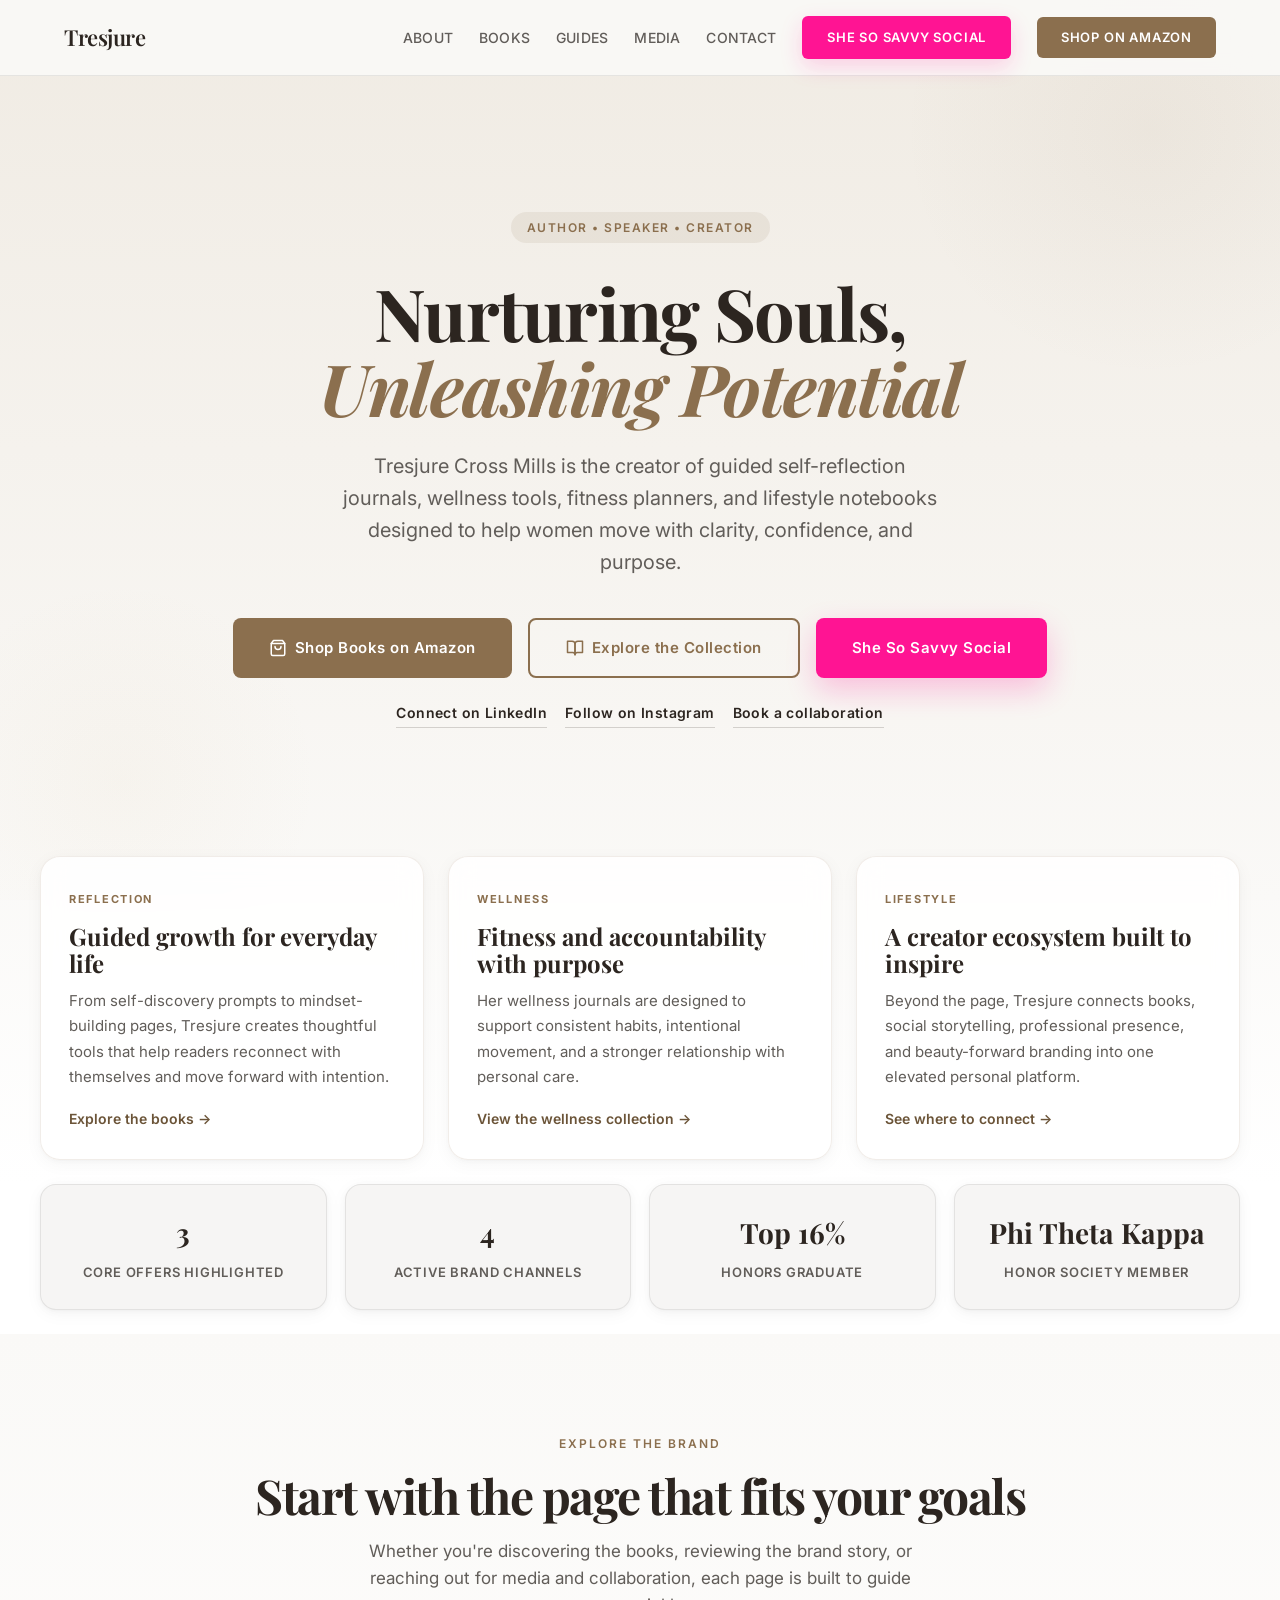
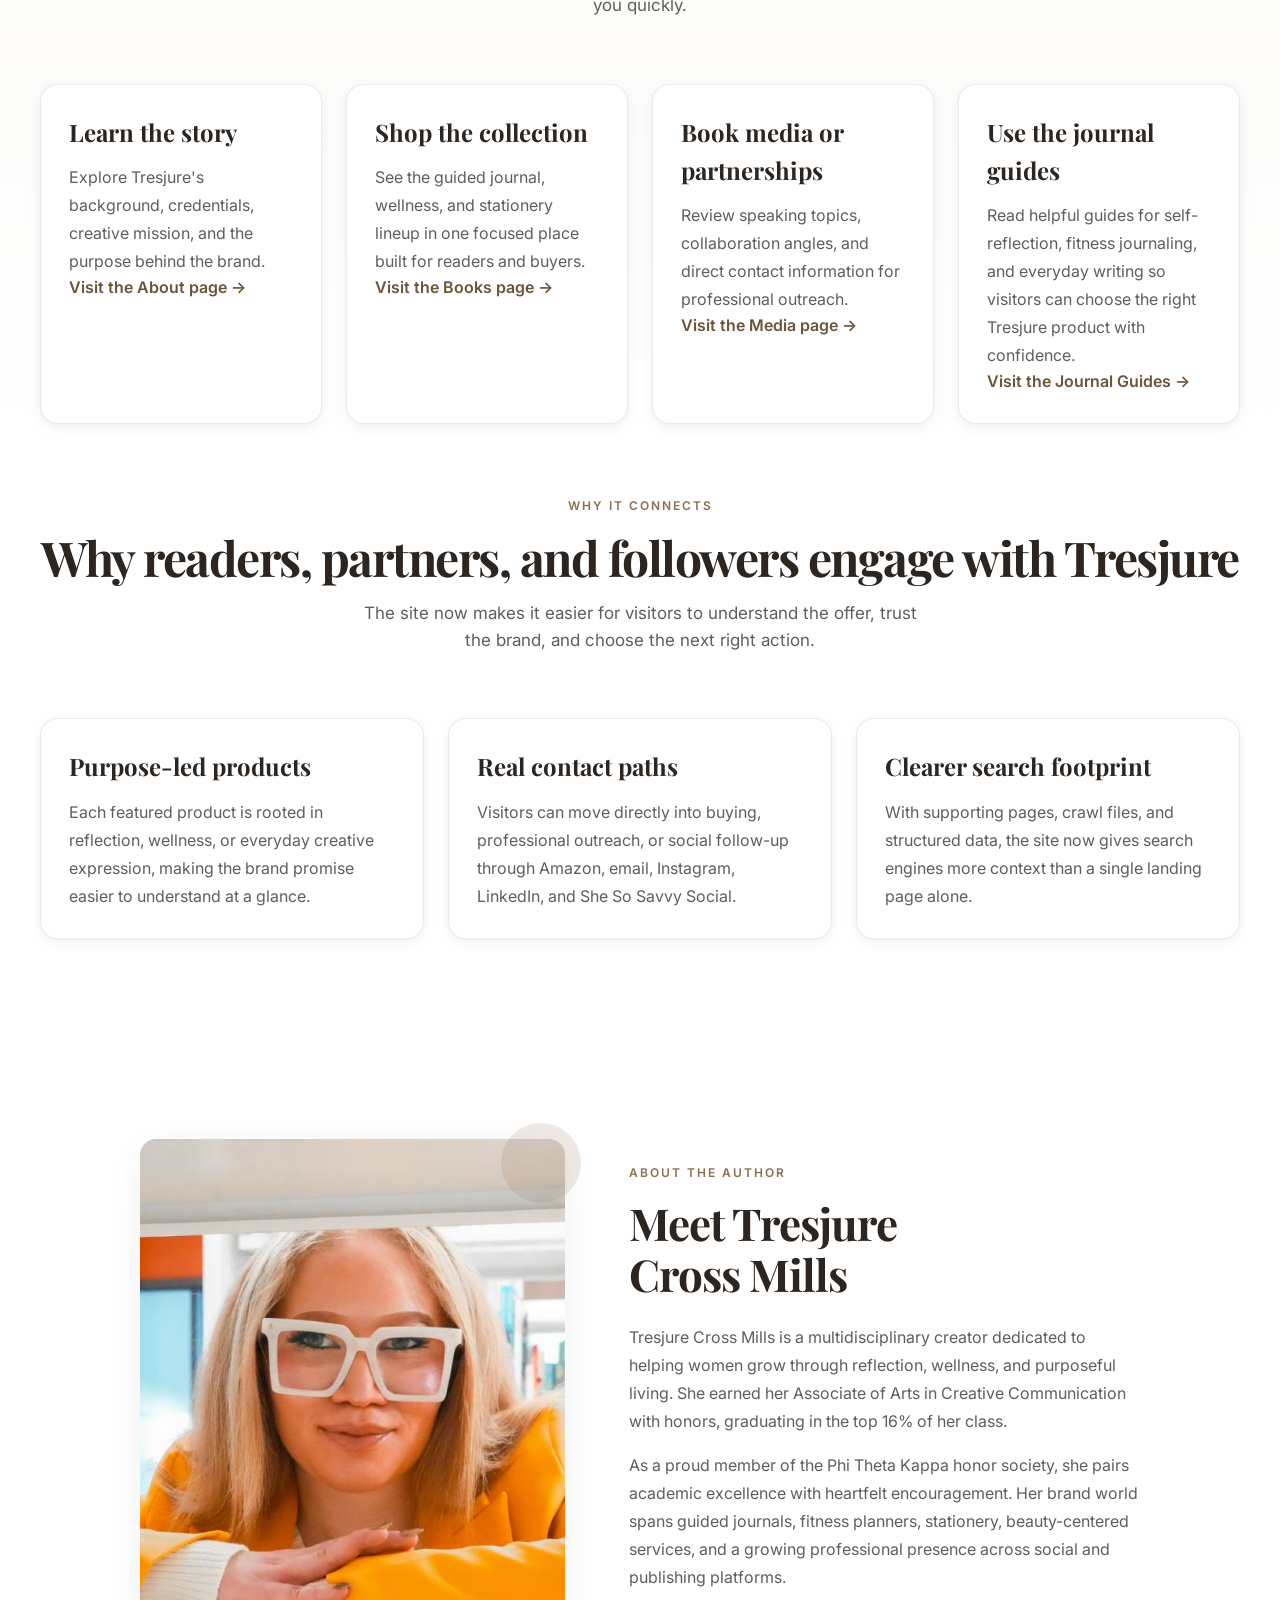
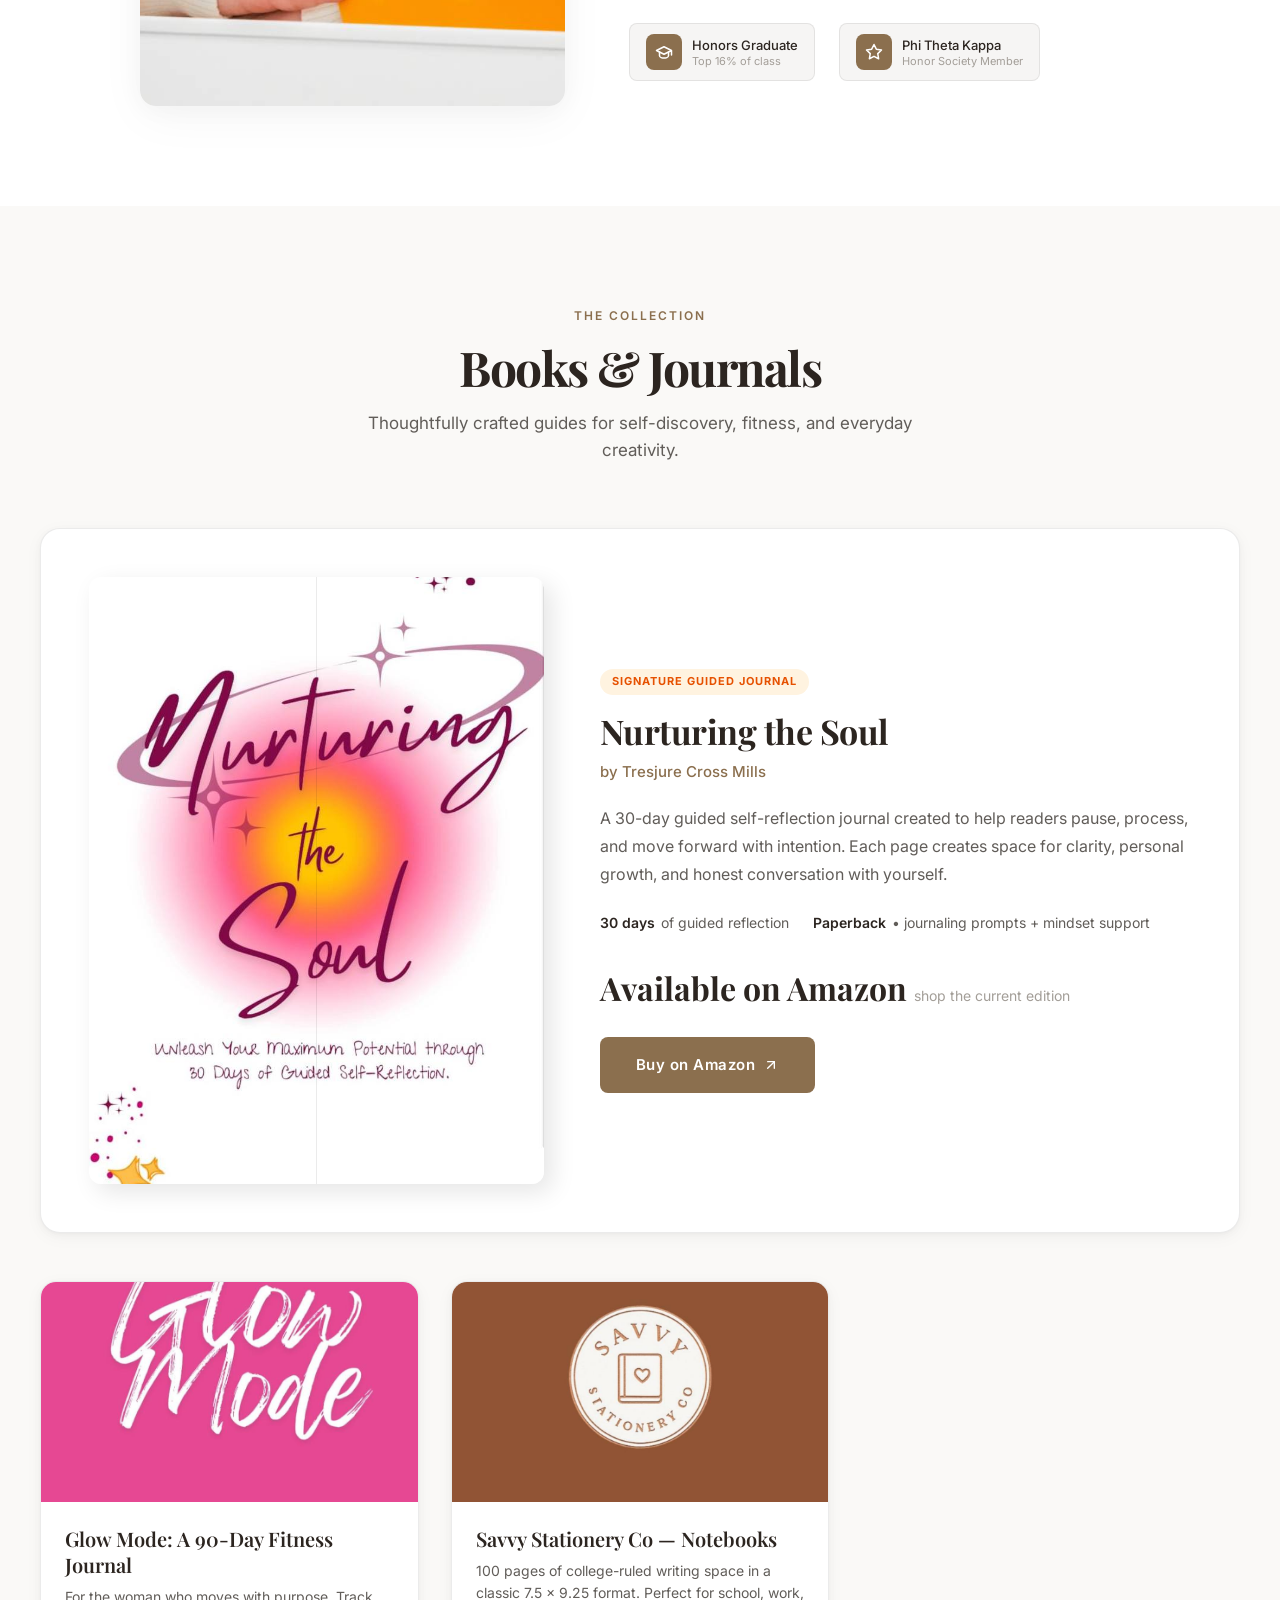
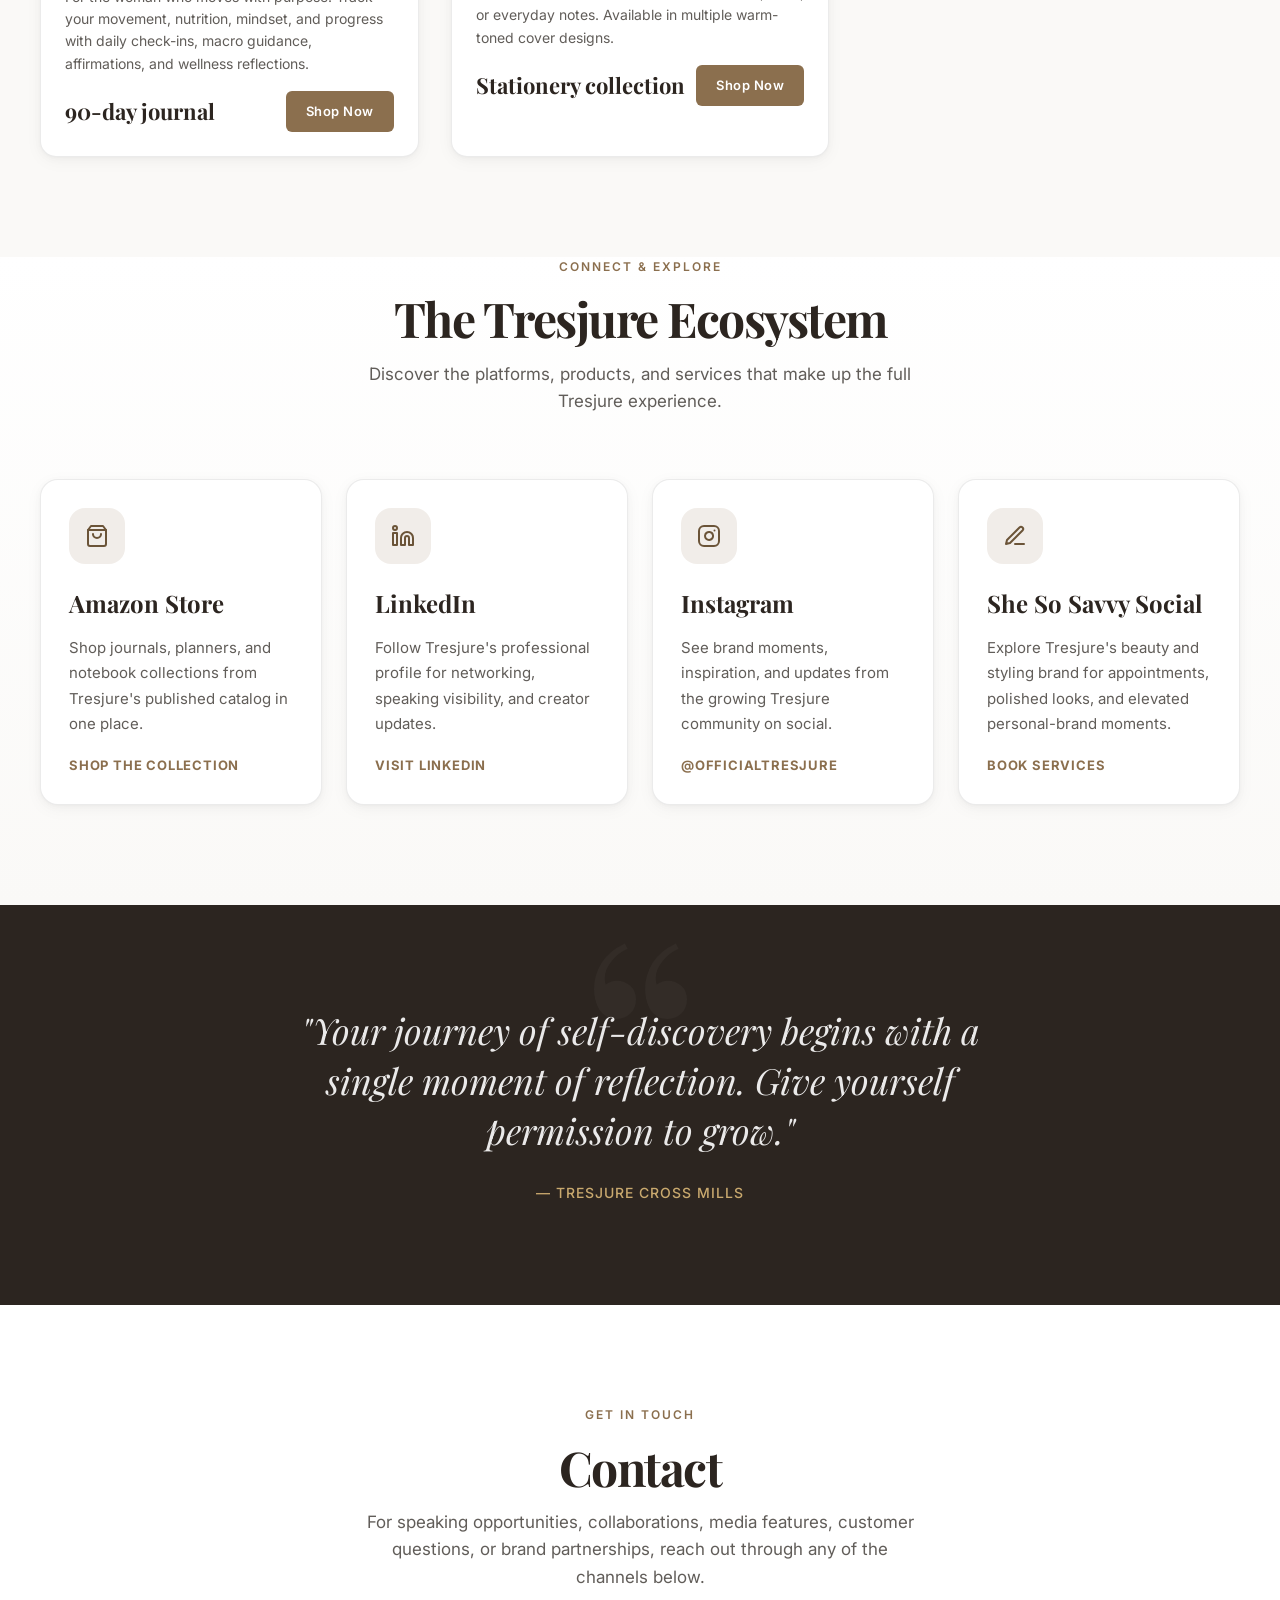
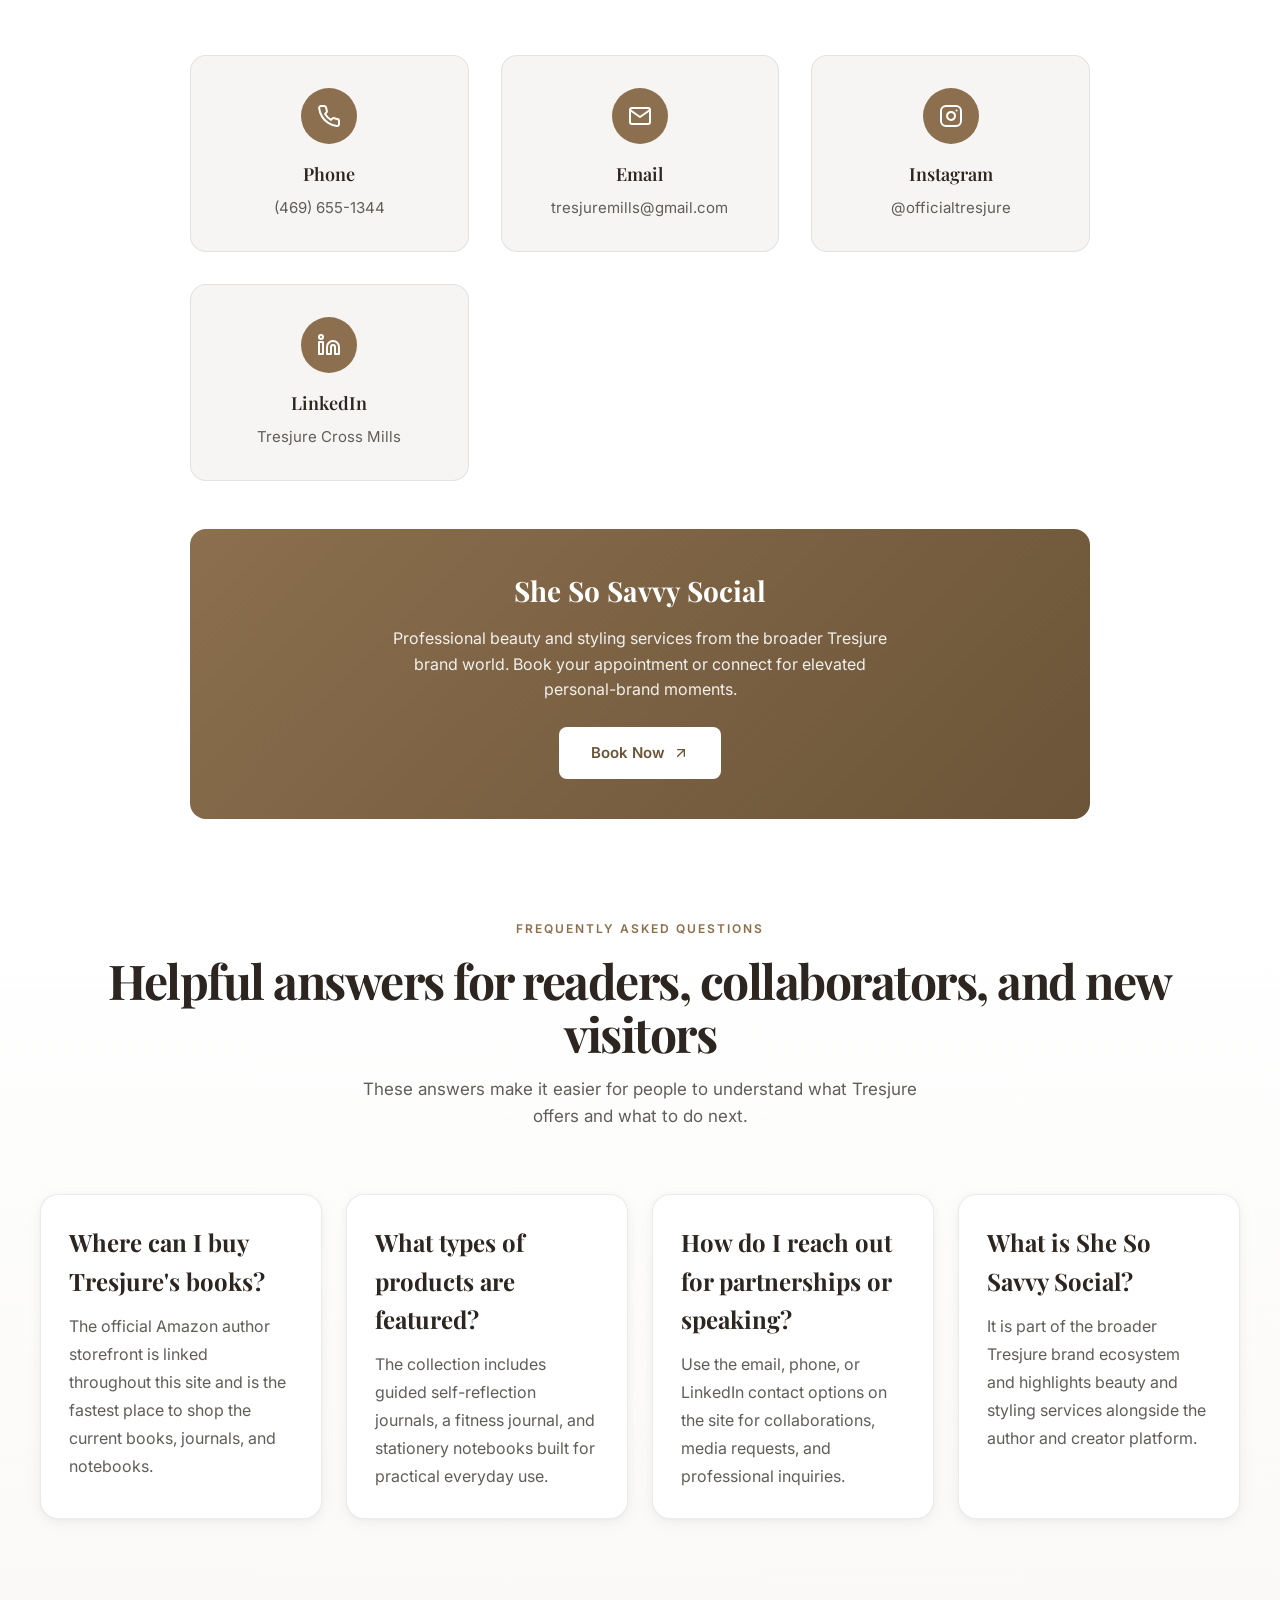
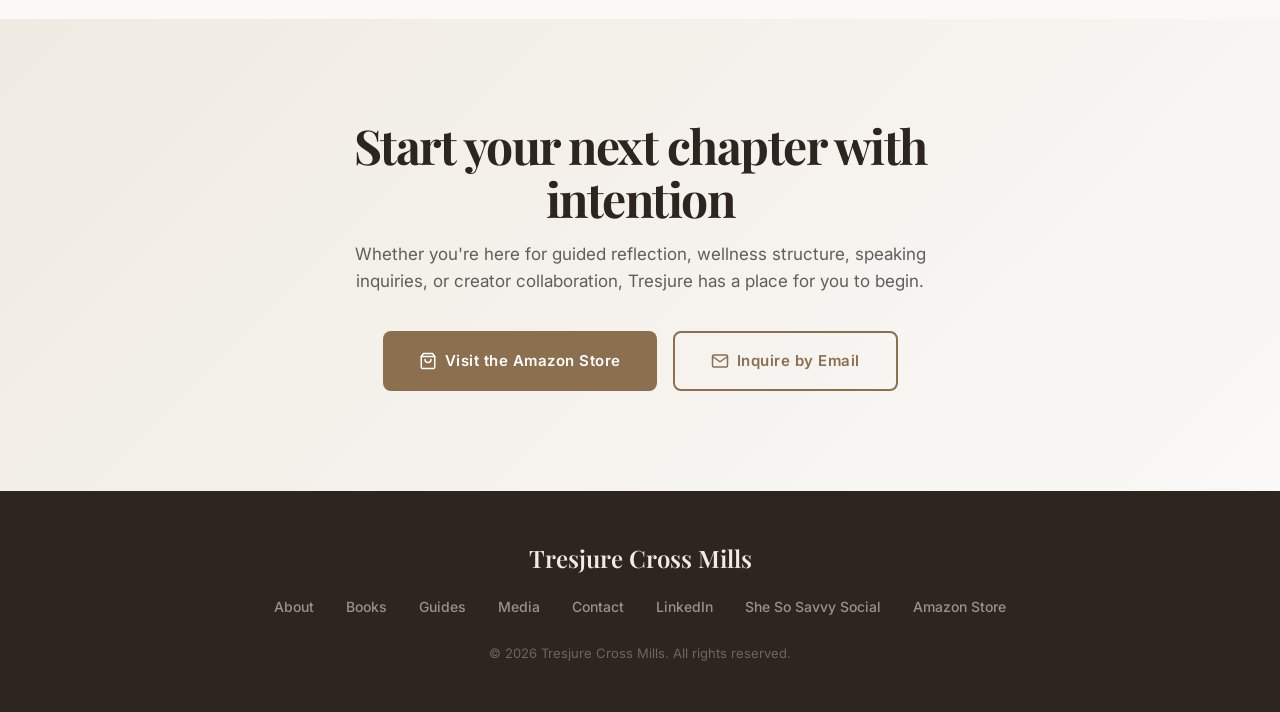
<file: index.html>
<!DOCTYPE html>
<html lang="en">
<head>
  <meta charset="UTF-8">
  <meta name="viewport" content="width=device-width, initial-scale=1.0">
  <title>Tresjure Cross Mills | Guided Journals, Wellness Tools & Books</title>
  <meta name="description" content="Explore Tresjure Cross Mills, author of guided journals, wellness tools, fitness journals, and stationery for reflection, growth, and purposeful living.">
  <meta name="theme-color" content="#8B6F4E">
  <meta name="msapplication-TileColor" content="#8B6F4E">
  <link rel="icon" type="image/x-icon" href="favicon.ico">
  <link rel="icon" type="image/png" sizes="192x192" href="icon-192.png">
  <link rel="icon" type="image/png" sizes="512x512" href="icon-512.png">
  <link rel="apple-touch-icon" sizes="180x180" href="apple-touch-icon.png">
  <link rel="manifest" href="site.webmanifest">
  <link rel="canonical" href="https://tresjure.com/">
  <meta property="og:title" content="Tresjure Cross Mills | Guided Journals, Wellness Tools & Books">
  <meta property="og:description" content="Guided journals, wellness tools, and creator-led brands designed to inspire reflection, growth, and purpose.">
  <meta property="og:type" content="website">
  <meta property="og:url" content="https://tresjure.com/">
  <meta property="og:image" content="https://tresjure.com/images/tresjure-photo.jpg">
  <meta name="twitter:card" content="summary_large_image">
  <meta name="twitter:title" content="Tresjure Cross Mills | Guided Journals, Wellness Tools & Books">
  <meta name="twitter:description" content="Guided journals, wellness tools, and creator-led brands designed to inspire reflection, growth, and purpose.">
  <meta name="twitter:image" content="https://tresjure.com/images/tresjure-photo.jpg">
  <meta name="robots" content="index, follow, max-image-preview:large">
  <meta property="og:site_name" content="Tresjure Cross Mills">
  <meta property="og:image:alt" content="Tresjure Cross Mills author portrait">
  <script type="application/ld+json">
  {
    "@context": "https://schema.org",
    "@graph": [
      {
        "@type": "Person",
        "name": "Tresjure Cross Mills",
        "url": "https://tresjure.com/",
        "image": "https://tresjure.com/images/tresjure-photo.jpg",
        "description": "Author and creator of guided journals, wellness tools, fitness journals, and stationery for reflection, growth, and purposeful living.",
        "jobTitle": ["Author", "Speaker", "Creator"],
        "email": "mailto:tresjuremills@gmail.com",
        "telephone": "+1-469-655-1344",
        "sameAs": [
          "https://www.linkedin.com/in/trtresjurecrossmills",
          "https://instagram.com/officialtresjure/",
          "https://www.amazon.com/stores/Tresjure-Cross-Mills/author/B0D7QSCW2Z",
          "https://shesosavvysocial.com"
        ]
      },
      {
        "@type": "Organization",
        "name": "Tresjure Cross Mills",
        "url": "https://tresjure.com/",
        "logo": "https://tresjure.com/apple-touch-icon.png",
        "sameAs": [
          "https://www.linkedin.com/in/trtresjurecrossmills",
          "https://instagram.com/officialtresjure/",
          "https://www.amazon.com/stores/Tresjure-Cross-Mills/author/B0D7QSCW2Z"
        ]
      },
      {
        "@type": "WebSite",
        "name": "Tresjure Cross Mills",
        "url": "https://tresjure.com/",
        "description": "Guided journals, wellness tools, fitness journals, notebooks, and lifestyle brand experiences by Tresjure Cross Mills."
      },
      {
        "@type": "ItemList",
        "name": "Featured books and journals by Tresjure Cross Mills",
        "itemListElement": [
          {"@type": "ListItem", "position": 1, "url": "https://tresjure.com/nurturing-the-soul-journal.html", "name": "Nurturing the Soul"},
          {"@type": "ListItem", "position": 2, "url": "https://tresjure.com/glow-mode-fitness-journal.html", "name": "Glow Mode: A 90-Day Fitness Journal"},
          {"@type": "ListItem", "position": 3, "url": "https://tresjure.com/savvy-stationery-notebooks.html", "name": "Savvy Stationery Co — Notebooks"},
          {"@type": "ListItem", "position": 4, "url": "https://tresjure.com/self-reflection-journal-prompts.html", "name": "Self-Reflection Journal Prompts"}
        ]
      },
      {
        "@type": "FAQPage",
        "mainEntity": [
          {
            "@type": "Question",
            "name": "Where can I buy books and journals by Tresjure Cross Mills?",
            "acceptedAnswer": {
              "@type": "Answer",
              "text": "Tresjure's books and journals are available through the official Amazon author storefront linked throughout the site."
            }
          },
          {
            "@type": "Question",
            "name": "What kind of products does Tresjure create?",
            "acceptedAnswer": {
              "@type": "Answer",
              "text": "Tresjure creates guided self-reflection journals, wellness and fitness planners, and stationery products designed to support clarity, growth, and purposeful living."
            }
          },
          {
            "@type": "Question",
            "name": "How can I contact Tresjure for collaborations or speaking opportunities?",
            "acceptedAnswer": {
              "@type": "Answer",
              "text": "You can contact Tresjure by email at tresjuremills@gmail.com, by phone at (469) 655-1344, or through the LinkedIn and Instagram links on the site."
            }
          },
          {
            "@type": "Question",
            "name": "What is She So Savvy Social?",
            "acceptedAnswer": {
              "@type": "Answer",
              "text": "She So Savvy Social is part of the broader Tresjure brand ecosystem and features beauty and styling services alongside the author and wellness offerings."
            }
          }
        ]
      }
    ]
  }
  </script>
  <link rel="preconnect" href="https://fonts.googleapis.com">
  <link rel="preconnect" href="https://fonts.gstatic.com" crossorigin>
  <link href="https://fonts.googleapis.com/css2?family=Playfair+Display:ital,wght@0,400;0,500;0,600;0,700;1,400;1,500&family=Inter:wght@300;400;500;600;700&display=swap" rel="stylesheet">
  <link rel="stylesheet" href="styles.css?v=savvy-pink-20260504">
</head>
<body>
  <a href="#main-content" class="skip-link">Skip to content</a>

  <!-- Navigation -->
  <nav>
    <div class="nav-inner">
      <a href="index.html" class="nav-logo">Tresjure</a>
      <ul class="nav-links" id="navLinks">
        <li><a href="about.html">About</a></li>
        <li><a href="books.html">Books</a></li>
        <li><a href="guided-journals.html">Guides</a></li>
        <li><a href="media.html">Media</a></li>
        <li><a href="contact.html">Contact</a></li>
        <li><a href="http://Shesosavvysocial.com" target="_blank" rel="noopener noreferrer" class="nav-cta nav-cta-savvy">She So Savvy Social</a></li>
        <li><a href="https://www.amazon.com/stores/Tresjure-Cross-Mills/author/B0D7QSCW2Z" target="_blank" rel="noopener noreferrer" class="nav-cta">Shop on Amazon</a></li>
      </ul>
      <button class="mobile-menu-btn" onclick="document.getElementById('navLinks').classList.toggle('open')" aria-label="Toggle menu">
        <span></span>
        <span></span>
        <span></span>
      </button>
    </div>
  </nav>

  <main id="main-content">

  <!-- Hero -->
  <section class="hero">
    <div class="hero-inner">
      <div class="hero-badge">Author &bull; Speaker &bull; Creator</div>
      <h1>Nurturing Souls,<br> <em>Unleashing Potential</em></h1>
      <p class="hero-subtitle">Tresjure Cross Mills is the creator of guided self-reflection journals, wellness tools, fitness planners, and lifestyle notebooks designed to help women move with clarity, confidence, and purpose.</p>
      <div class="hero-buttons">
        <a href="https://www.amazon.com/stores/Tresjure-Cross-Mills/author/B0D7QSCW2Z" target="_blank" rel="noopener noreferrer" class="btn-primary">
          <svg width="18" height="18" viewBox="0 0 24 24" fill="none" stroke="currentColor" stroke-width="2" stroke-linecap="round" stroke-linejoin="round"><path d="M6 2L3 6v14a2 2 0 0 0 2 2h14a2 2 0 0 0 2-2V6l-3-4z"></path><line x1="3" y1="6" x2="21" y2="6"></line><path d="M16 10a4 4 0 0 1-8 0"></path></svg>
          Shop Books on Amazon
        </a>
        <a href="books.html" class="btn-secondary">
          <svg width="18" height="18" viewBox="0 0 24 24" fill="none" stroke="currentColor" stroke-width="2" stroke-linecap="round" stroke-linejoin="round"><path d="M2 3h6a4 4 0 0 1 4 4v14a3 3 0 0 0-3-3H2z"></path><path d="M22 3h-6a4 4 0 0 0-4 4v14a3 3 0 0 1 3-3h7z"></path></svg>
          Explore the Collection
        </a>
        <a href="http://Shesosavvysocial.com" target="_blank" rel="noopener noreferrer" class="btn-primary btn-savvy-pink">
          She So Savvy Social
        </a>
      </div>
      <div class="hero-link-row">
        <a href="https://www.linkedin.com/in/trtresjurecrossmills" target="_blank" rel="noopener noreferrer">Connect on LinkedIn</a>
        <a href="https://instagram.com/officialtresjure/" target="_blank" rel="noopener noreferrer">Follow on Instagram</a>
        <a href="mailto:tresjuremills@gmail.com">Book a collaboration</a>
      </div>
    </div>
  </section>

  <!-- Brand Pillars -->
  <section class="pillars">
    <div class="pillars-inner fade-in">
      <article class="pillar-card">
        <div>
          <div class="pillar-kicker">Reflection</div>
          <h3>Guided growth for everyday life</h3>
          <p>From self-discovery prompts to mindset-building pages, Tresjure creates thoughtful tools that help readers reconnect with themselves and move forward with intention.</p>
        </div>
        <a href="books.html" class="pillar-link">Explore the books &rarr;</a>
      </article>
      <article class="pillar-card">
        <div>
          <div class="pillar-kicker">Wellness</div>
          <h3>Fitness and accountability with purpose</h3>
          <p>Her wellness journals are designed to support consistent habits, intentional movement, and a stronger relationship with personal care.</p>
        </div>
        <a href="books.html#glow-mode" class="pillar-link">View the wellness collection &rarr;</a>
      </article>
      <article class="pillar-card">
        <div>
          <div class="pillar-kicker">Lifestyle</div>
          <h3>A creator ecosystem built to inspire</h3>
          <p>Beyond the page, Tresjure connects books, social storytelling, professional presence, and beauty-forward branding into one elevated personal platform.</p>
        </div>
        <a href="media.html" class="pillar-link">See where to connect &rarr;</a>
      </article>
    </div>
  </section>


  <!-- Quick Trust Signals -->
  <section class="stat-strip">
    <div class="stat-strip-inner fade-in">
      <div class="stat-card">
        <strong>3</strong>
        <span>core offers highlighted</span>
      </div>
      <div class="stat-card">
        <strong>4</strong>
        <span>active brand channels</span>
      </div>
      <div class="stat-card">
        <strong>Top 16%</strong>
        <span>honors graduate</span>
      </div>
      <div class="stat-card">
        <strong>Phi Theta Kappa</strong>
        <span>honor society member</span>
      </div>
    </div>
  </section>

  <!-- Discover More -->
  <section class="pathways">
    <div class="pathways-inner">
      <div class="section-header fade-in">
        <div class="section-label">Explore the Brand</div>
        <h2>Start with the page that fits your goals</h2>
        <p>Whether you're discovering the books, reviewing the brand story, or reaching out for media and collaboration, each page is built to guide you quickly.</p>
      </div>
      <div class="pathways-grid">
        <article class="path-card fade-in">
          <h3>Learn the story</h3>
          <p>Explore Tresjure's background, credentials, creative mission, and the purpose behind the brand.</p>
          <a href="about.html">Visit the About page →</a>
        </article>
        <article class="path-card fade-in">
          <h3>Shop the collection</h3>
          <p>See the guided journal, wellness, and stationery lineup in one focused place built for readers and buyers.</p>
          <a href="books.html">Visit the Books page →</a>
        </article>
        <article class="path-card fade-in">
          <h3>Book media or partnerships</h3>
          <p>Review speaking topics, collaboration angles, and direct contact information for professional outreach.</p>
          <a href="media.html">Visit the Media page →</a>
        </article>
        <article class="path-card fade-in">
          <h3>Use the journal guides</h3>
          <p>Read helpful guides for self-reflection, fitness journaling, and everyday writing so visitors can choose the right Tresjure product with confidence.</p>
          <a href="guided-journals.html">Visit the Journal Guides →</a>
        </article>
      </div>
    </div>
  </section>

  <!-- Conversion Support -->
  <section class="support-section">
    <div class="support-inner">
      <div class="section-header fade-in">
        <div class="section-label">Why It Connects</div>
        <h2>Why readers, partners, and followers engage with Tresjure</h2>
        <p>The site now makes it easier for visitors to understand the offer, trust the brand, and choose the next right action.</p>
      </div>
      <div class="support-grid">
        <article class="support-card fade-in">
          <h3>Purpose-led products</h3>
          <p>Each featured product is rooted in reflection, wellness, or everyday creative expression, making the brand promise easier to understand at a glance.</p>
        </article>
        <article class="support-card fade-in">
          <h3>Real contact paths</h3>
          <p>Visitors can move directly into buying, professional outreach, or social follow-up through Amazon, email, Instagram, LinkedIn, and She So Savvy Social.</p>
        </article>
        <article class="support-card fade-in">
          <h3>Clearer search footprint</h3>
          <p>With supporting pages, crawl files, and structured data, the site now gives search engines more context than a single landing page alone.</p>
        </article>
      </div>
    </div>
  </section>

  <!-- About -->
  <section class="about" id="about">
    <div class="about-inner fade-in">
      <div class="about-image">
        <div class="about-image-frame">
          <img src="images/tresjure-photo.jpg" alt="Tresjure Cross Mills">
        </div>
        <div class="about-image-accent"></div>
      </div>
      <div class="about-content">
        <div class="section-label">About the Author</div>
        <h2>Meet Tresjure<br>Cross Mills</h2>
        <p>Tresjure Cross Mills is a multidisciplinary creator dedicated to helping women grow through reflection, wellness, and purposeful living. She earned her Associate of Arts in Creative Communication with honors, graduating in the top 16% of her class.</p>
        <p>As a proud member of the Phi Theta Kappa honor society, she pairs academic excellence with heartfelt encouragement. Her brand world spans guided journals, fitness planners, stationery, beauty-centered services, and a growing professional presence across social and publishing platforms.</p>
        <div class="about-credentials">
          <div class="credential">
            <div class="credential-icon">
              <svg width="18" height="18" viewBox="0 0 24 24" fill="none" stroke="currentColor" stroke-width="2" stroke-linecap="round" stroke-linejoin="round"><path d="M22 10v6M2 10l10-5 10 5-10 5z"></path><path d="M6 12v5c0 2 4 3 6 3s6-1 6-3v-5"></path></svg>
            </div>
            <div class="credential-text">
              Honors Graduate
              <small>Top 16% of class</small>
            </div>
          </div>
          <div class="credential">
            <div class="credential-icon">
              <svg width="18" height="18" viewBox="0 0 24 24" fill="none" stroke="currentColor" stroke-width="2" stroke-linecap="round" stroke-linejoin="round"><polygon points="12 2 15.09 8.26 22 9.27 17 14.14 18.18 21.02 12 17.77 5.82 21.02 7 14.14 2 9.27 8.91 8.26 12 2"></polygon></svg>
            </div>
            <div class="credential-text">
              Phi Theta Kappa
              <small>Honor Society Member</small>
            </div>
          </div>
        </div>
      </div>
    </div>
  </section>

  <!-- Books -->
  <section class="books" id="books">
    <div class="books-inner">
      <div class="section-header fade-in">
        <div class="section-label">The Collection</div>
        <h2>Books &amp; Journals</h2>
        <p>Thoughtfully crafted guides for self-discovery, fitness, and everyday creativity.</p>
      </div>

      <!-- Featured Book: Nurturing the Soul -->
      <div class="featured-book fade-in">
        <div class="featured-book-cover">
          <div class="book-cover-wrapper" style="background: none; padding: 0;">
            <img src="images/nurturing-the-soul.jpg" alt="Nurturing the Soul book cover" style="width: 100%; height: 100%; object-fit: cover; border-radius: 12px;" loading="lazy">
          </div>
        </div>
        <div class="featured-book-info">
          <span class="book-badge">Signature Guided Journal</span>
          <h3>Nurturing the Soul</h3>
          <div class="book-author">by Tresjure Cross Mills</div>
          <p class="book-description">A 30-day guided self-reflection journal created to help readers pause, process, and move forward with intention. Each page creates space for clarity, personal growth, and honest conversation with yourself.</p>
          <div class="book-meta">
            <div class="book-meta-item">
              <strong>30 days</strong> of guided reflection
            </div>
            <div class="book-meta-item">
              <strong>Paperback</strong> &bull; journaling prompts + mindset support
            </div>
          </div>
          <div class="book-price">Available on Amazon <small>shop the current edition</small></div>
          <a href="https://www.amazon.com/stores/Tresjure-Cross-Mills/author/B0D7QSCW2Z" target="_blank" rel="noopener noreferrer" class="btn-primary">
            Buy on Amazon
            <svg width="16" height="16" viewBox="0 0 24 24" fill="none" stroke="currentColor" stroke-width="2" stroke-linecap="round" stroke-linejoin="round"><line x1="7" y1="17" x2="17" y2="7"></line><polyline points="7 7 17 7 17 17"></polyline></svg>
          </a>
        </div>
      </div>

      <!-- Other Books -->
      <div class="books-grid">
        <!-- Glow Mode -->
        <a href="https://www.amazon.com/stores/Tresjure-Cross-Mills/author/B0D7QSCW2Z" target="_blank" rel="noopener noreferrer" class="book-card fade-in">
          <div class="book-card-cover pink" style="background: none; padding: 0;">
            <img src="images/glow-mode.jpg" alt="Glow Mode book cover" style="width: 100%; height: 100%; object-fit: cover; border-radius: 12px 12px 0 0;" loading="lazy">
          </div>
          <div class="book-card-body">
            <h4>Glow Mode: A 90-Day Fitness Journal</h4>
            <p class="desc">For the woman who moves with purpose. Track your movement, nutrition, mindset, and progress with daily check-ins, macro guidance, affirmations, and wellness reflections.</p>
            <div class="book-card-footer">
              <span class="book-card-price">90-day journal</span>
              <span class="book-card-btn">Shop Now</span>
            </div>
          </div>
        </a>

        <!-- Savvy Stationery -->
        <a href="https://www.amazon.com/stores/Tresjure-Cross-Mills/author/B0D7QSCW2Z" target="_blank" rel="noopener noreferrer" class="book-card fade-in">
          <div class="book-card-cover tan" style="background: none; padding: 0;">
            <img src="images/savvy-stationery-terracotta.jpg" alt="Savvy Stationery Co" style="width: 100%; height: 100%; object-fit: cover; border-radius: 12px 12px 0 0;" loading="lazy">
          </div>
          <div class="book-card-body">
            <h4>Savvy Stationery Co — Notebooks</h4>
            <p class="desc">100 pages of college-ruled writing space in a classic 7.5 x 9.25 format. Perfect for school, work, or everyday notes. Available in multiple warm-toned cover designs.</p>
            <div class="book-card-footer">
              <span class="book-card-price">Stationery collection</span>
              <span class="book-card-btn">Shop Now</span>
            </div>
          </div>
        </a>
      </div>
    </div>
  </section>

  <!-- Brand Ecosystem -->
  <section class="ecosystem" id="connect">
    <div class="ecosystem-inner">
      <div class="section-header fade-in">
        <div class="section-label">Connect &amp; Explore</div>
        <h2>The Tresjure Ecosystem</h2>
        <p>Discover the platforms, products, and services that make up the full Tresjure experience.</p>
      </div>

      <div class="ecosystem-grid">
        <a href="https://www.amazon.com/stores/Tresjure-Cross-Mills/author/B0D7QSCW2Z" target="_blank" rel="noopener noreferrer" class="ecosystem-card fade-in">
          <div>
            <div class="ecosystem-icon">
              <svg width="24" height="24" viewBox="0 0 24 24" fill="none" stroke="currentColor" stroke-width="2" stroke-linecap="round" stroke-linejoin="round"><path d="M6 2L3 6v14a2 2 0 0 0 2 2h14a2 2 0 0 0 2-2V6l-3-4z"></path><line x1="3" y1="6" x2="21" y2="6"></line><path d="M16 10a4 4 0 0 1-8 0"></path></svg>
            </div>
            <h3>Amazon Store</h3>
            <p>Shop journals, planners, and notebook collections from Tresjure's published catalog in one place.</p>
          </div>
          <span>Shop the collection</span>
        </a>

        <a href="https://www.linkedin.com/in/trtresjurecrossmills" target="_blank" rel="noopener noreferrer" class="ecosystem-card fade-in">
          <div>
            <div class="ecosystem-icon">
              <svg width="24" height="24" viewBox="0 0 24 24" fill="none" stroke="currentColor" stroke-width="2" stroke-linecap="round" stroke-linejoin="round"><path d="M16 8a6 6 0 0 1 6 6v7h-4v-7a2 2 0 1 0-4 0v7h-4v-7a6 6 0 0 1 6-6z"></path><rect x="2" y="9" width="4" height="12"></rect><circle cx="4" cy="4" r="2"></circle></svg>
            </div>
            <h3>LinkedIn</h3>
            <p>Follow Tresjure's professional profile for networking, speaking visibility, and creator updates.</p>
          </div>
          <span>Visit LinkedIn</span>
        </a>

        <a href="https://instagram.com/officialtresjure/" target="_blank" rel="noopener noreferrer" class="ecosystem-card fade-in">
          <div>
            <div class="ecosystem-icon">
              <svg width="24" height="24" viewBox="0 0 24 24" fill="none" stroke="currentColor" stroke-width="2" stroke-linecap="round" stroke-linejoin="round"><rect x="2" y="2" width="20" height="20" rx="5" ry="5"></rect><path d="M16 11.37A4 4 0 1 1 12.63 8 4 4 0 0 1 16 11.37z"></path><line x1="17.5" y1="6.5" x2="17.51" y2="6.5"></line></svg>
            </div>
            <h3>Instagram</h3>
            <p>See brand moments, inspiration, and updates from the growing Tresjure community on social.</p>
          </div>
          <span>@officialtresjure</span>
        </a>

        <a href="https://shesosavvysocial.com" target="_blank" rel="noopener noreferrer" class="ecosystem-card fade-in">
          <div>
            <div class="ecosystem-icon">
              <svg width="24" height="24" viewBox="0 0 24 24" fill="none" stroke="currentColor" stroke-width="2" stroke-linecap="round" stroke-linejoin="round"><path d="M12 20h9"></path><path d="M16.5 3.5a2.12 2.12 0 0 1 3 3L7 19l-4 1 1-4Z"></path></svg>
            </div>
            <h3>She So Savvy Social</h3>
            <p>Explore Tresjure's beauty and styling brand for appointments, polished looks, and elevated personal-brand moments.</p>
          </div>
          <span>Book services</span>
        </a>
      </div>
    </div>
  </section>

  <!-- Quote -->
  <section class="quote-section">
    <div class="quote-inner fade-in">
      <blockquote>"Your journey of self-discovery begins with a single moment of reflection. Give yourself permission to grow."</blockquote>
      <cite>— Tresjure Cross Mills</cite>
    </div>
  </section>

  <!-- Contact -->
  <section class="contact" id="contact">
    <div class="contact-inner">
      <div class="section-header fade-in">
        <div class="section-label">Get In Touch</div>
        <h2>Contact</h2>
        <p>For speaking opportunities, collaborations, media features, customer questions, or brand partnerships, reach out through any of the channels below.</p>
      </div>

      <div class="contact-grid">
        <a href="tel:+14696551344" class="contact-card fade-in">
          <div class="contact-icon">
            <svg width="24" height="24" viewBox="0 0 24 24" fill="none" stroke="currentColor" stroke-width="2" stroke-linecap="round" stroke-linejoin="round"><path d="M22 16.92v3a2 2 0 0 1-2.18 2 19.79 19.79 0 0 1-8.63-3.07 19.5 19.5 0 0 1-6-6 19.79 19.79 0 0 1-3.07-8.67A2 2 0 0 1 4.11 2h3a2 2 0 0 1 2 1.72 12.84 12.84 0 0 0 .7 2.81 2 2 0 0 1-.45 2.11L8.09 9.91a16 16 0 0 0 6 6l1.27-1.27a2 2 0 0 1 2.11-.45 12.84 12.84 0 0 0 2.81.7A2 2 0 0 1 22 16.92z"></path></svg>
          </div>
          <h4>Phone</h4>
          <p>(469) 655-1344</p>
        </a>

        <a href="mailto:tresjuremills@gmail.com" class="contact-card fade-in">
          <div class="contact-icon">
            <svg width="24" height="24" viewBox="0 0 24 24" fill="none" stroke="currentColor" stroke-width="2" stroke-linecap="round" stroke-linejoin="round"><path d="M4 4h16c1.1 0 2 .9 2 2v12c0 1.1-.9 2-2 2H4c-1.1 0-2-.9-2-2V6c0-1.1.9-2 2-2z"></path><polyline points="22,6 12,13 2,6"></polyline></svg>
          </div>
          <h4>Email</h4>
          <p>tresjuremills@gmail.com</p>
        </a>

        <a href="https://instagram.com/officialtresjure/" target="_blank" rel="noopener noreferrer" class="contact-card fade-in">
          <div class="contact-icon">
            <svg width="24" height="24" viewBox="0 0 24 24" fill="none" stroke="currentColor" stroke-width="2" stroke-linecap="round" stroke-linejoin="round"><rect x="2" y="2" width="20" height="20" rx="5" ry="5"></rect><path d="M16 11.37A4 4 0 1 1 12.63 8 4 4 0 0 1 16 11.37z"></path><line x1="17.5" y1="6.5" x2="17.51" y2="6.5"></line></svg>
          </div>
          <h4>Instagram</h4>
          <p>@officialtresjure</p>
        </a>

        <a href="https://www.linkedin.com/in/trtresjurecrossmills" target="_blank" rel="noopener noreferrer" class="contact-card fade-in">
          <div class="contact-icon">
            <svg width="24" height="24" viewBox="0 0 24 24" fill="none" stroke="currentColor" stroke-width="2" stroke-linecap="round" stroke-linejoin="round"><path d="M16 8a6 6 0 0 1 6 6v7h-4v-7a2 2 0 1 0-4 0v7h-4v-7a6 6 0 0 1 6-6z"></path><rect x="2" y="9" width="4" height="12"></rect><circle cx="4" cy="4" r="2"></circle></svg>
          </div>
          <h4>LinkedIn</h4>
          <p>Tresjure Cross Mills</p>
        </a>
      </div>

      <div class="services-banner fade-in">
        <h3>She So Savvy Social</h3>
        <p>Professional beauty and styling services from the broader Tresjure brand world. Book your appointment or connect for elevated personal-brand moments.</p>
        <a href="https://shesosavvysocial.com" target="_blank" rel="noopener noreferrer" class="btn-white">
          Book Now
          <svg width="16" height="16" viewBox="0 0 24 24" fill="none" stroke="currentColor" stroke-width="2" stroke-linecap="round" stroke-linejoin="round"><line x1="7" y1="17" x2="17" y2="7"></line><polyline points="7 7 17 7 17 17"></polyline></svg>
        </a>
      </div>
    </div>
  </section>


  <!-- FAQ -->
  <section class="faq-section" id="faq">
    <div class="faq-inner">
      <div class="section-header fade-in">
        <div class="section-label">Frequently Asked Questions</div>
        <h2>Helpful answers for readers, collaborators, and new visitors</h2>
        <p>These answers make it easier for people to understand what Tresjure offers and what to do next.</p>
      </div>
      <div class="faq-grid">
        <article class="faq-card fade-in">
          <h3>Where can I buy Tresjure's books?</h3>
          <p>The official Amazon author storefront is linked throughout this site and is the fastest place to shop the current books, journals, and notebooks.</p>
        </article>
        <article class="faq-card fade-in">
          <h3>What types of products are featured?</h3>
          <p>The collection includes guided self-reflection journals, a fitness journal, and stationery notebooks built for practical everyday use.</p>
        </article>
        <article class="faq-card fade-in">
          <h3>How do I reach out for partnerships or speaking?</h3>
          <p>Use the email, phone, or LinkedIn contact options on the site for collaborations, media requests, and professional inquiries.</p>
        </article>
        <article class="faq-card fade-in">
          <h3>What is She So Savvy Social?</h3>
          <p>It is part of the broader Tresjure brand ecosystem and highlights beauty and styling services alongside the author and creator platform.</p>
        </article>
      </div>
    </div>
  </section>


  <!-- CTA -->
  <section class="cta-section">
    <div class="cta-inner fade-in">
      <h2>Start your next chapter with intention</h2>
      <p>Whether you're here for guided reflection, wellness structure, speaking inquiries, or creator collaboration, Tresjure has a place for you to begin.</p>
      <div class="cta-actions">
        <a href="https://www.amazon.com/stores/Tresjure-Cross-Mills/author/B0D7QSCW2Z" target="_blank" rel="noopener noreferrer" class="btn-primary">
          <svg width="18" height="18" viewBox="0 0 24 24" fill="none" stroke="currentColor" stroke-width="2" stroke-linecap="round" stroke-linejoin="round"><path d="M6 2L3 6v14a2 2 0 0 0 2 2h14a2 2 0 0 0 2-2V6l-3-4z"></path><line x1="3" y1="6" x2="21" y2="6"></line><path d="M16 10a4 4 0 0 1-8 0"></path></svg>
          Visit the Amazon Store
        </a>
        <a href="mailto:tresjuremills@gmail.com?subject=Collaboration%20Inquiry%20for%20Tresjure%20Cross%20Mills" class="btn-secondary">
          <svg width="18" height="18" viewBox="0 0 24 24" fill="none" stroke="currentColor" stroke-width="2" stroke-linecap="round" stroke-linejoin="round"><path d="M4 4h16c1.1 0 2 .9 2 2v12c0 1.1-.9 2-2 2H4c-1.1 0-2-.9-2-2V6c0-1.1.9-2 2-2z"></path><polyline points="22,6 12,13 2,6"></polyline></svg>
          Inquire by Email
        </a>
      </div>
    </div>
  </section>

  <!-- Footer -->
  <footer>
    <div class="footer-inner">
      <div class="footer-logo">Tresjure Cross Mills</div>
      <ul class="footer-links">
        <li><a href="about.html">About</a></li>
        <li><a href="books.html">Books</a></li>
        <li><a href="guided-journals.html">Guides</a></li>
        <li><a href="media.html">Media</a></li>
        <li><a href="contact.html">Contact</a></li>
        <li><a href="https://www.linkedin.com/in/trtresjurecrossmills" target="_blank" rel="noopener noreferrer">LinkedIn</a></li>
        <li><a href="https://shesosavvysocial.com" target="_blank" rel="noopener noreferrer">She So Savvy Social</a></li>
        <li><a href="https://www.amazon.com/stores/Tresjure-Cross-Mills/author/B0D7QSCW2Z" target="_blank" rel="noopener noreferrer">Amazon Store</a></li>
      </ul>
      <div class="footer-copyright">&copy; 2026 Tresjure Cross Mills. All rights reserved.</div>
    </div>
  </footer>
  </main>

  <script src="main.js" defer></script>

</body>
</html>
</file>
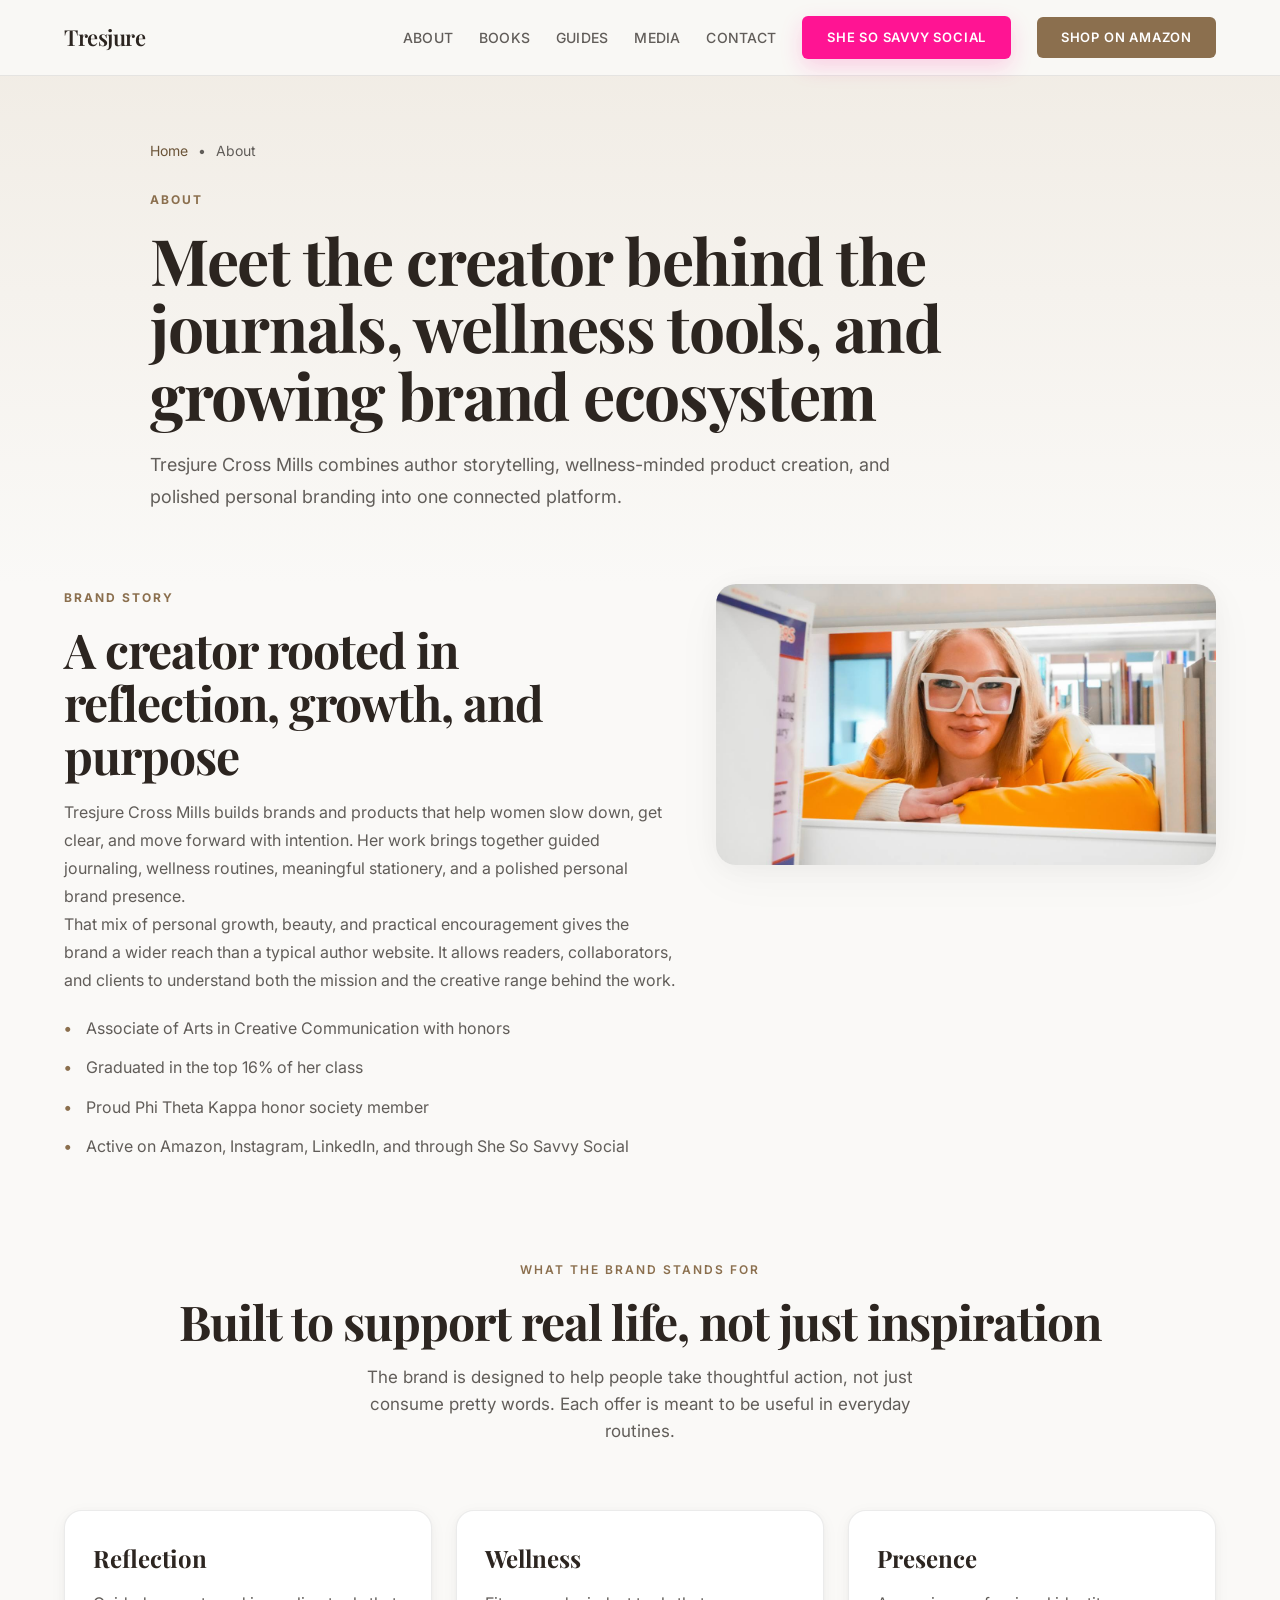
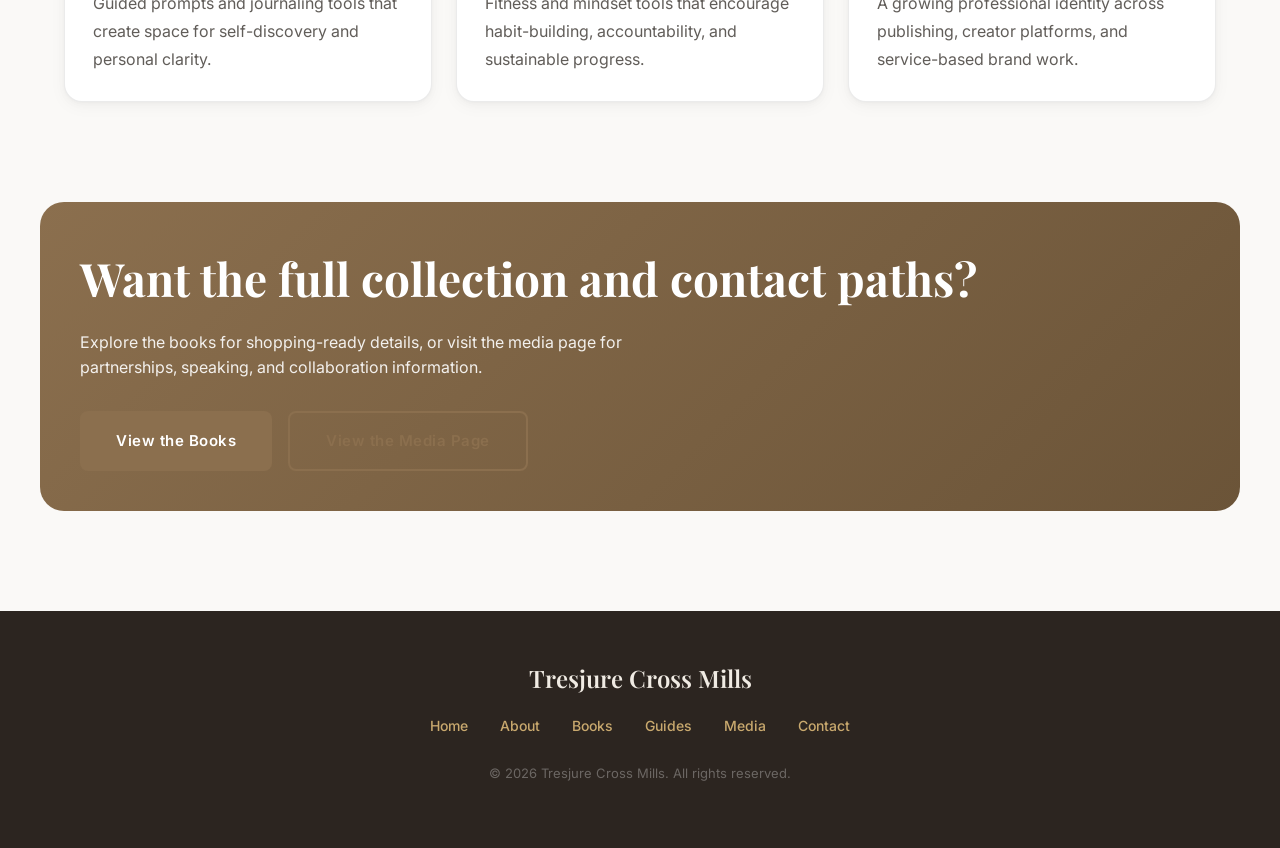
<file: about.html>
<!DOCTYPE html>
<html lang="en">
<head>
  <meta charset="UTF-8">
  <meta name="viewport" content="width=device-width, initial-scale=1.0">
  <meta name="theme-color" content="#8B6F4E">
  <meta name="msapplication-TileColor" content="#8B6F4E">
  <link rel="icon" type="image/x-icon" href="favicon.ico">
  <link rel="icon" type="image/png" sizes="192x192" href="icon-192.png">
  <link rel="icon" type="image/png" sizes="512x512" href="icon-512.png">
  <link rel="apple-touch-icon" sizes="180x180" href="apple-touch-icon.png">
  <link rel="manifest" href="site.webmanifest">
  <meta name="robots" content="index, follow, max-image-preview:large">
  <link rel="preconnect" href="https://fonts.googleapis.com">
  <link rel="preconnect" href="https://fonts.gstatic.com" crossorigin>
  <link href="https://fonts.googleapis.com/css2?family=Playfair+Display:ital,wght@0,400;0,500;0,600;0,700;1,400;1,500&family=Inter:wght@300;400;500;600;700&display=swap" rel="stylesheet">
  <link rel="stylesheet" href="styles.css?v=savvy-pink-20260504">
  <title>About Tresjure Cross Mills | Author, Speaker, Creator</title>
  <meta name="description" content="Learn about Tresjure Cross Mills, her creative background, guided journal brand, and the mission behind her work in reflection, wellness, and purposeful living.">
  <link rel="canonical" href="https://tresjure.com/about.html">
  <meta property="og:title" content="About Tresjure Cross Mills | Author, Speaker, Creator">
  <meta property="og:description" content="Learn about Tresjure Cross Mills, her creative background, guided journal brand, and the mission behind her work in reflection, wellness, and purposeful living.">
  <meta property="og:type" content="website">
  <meta property="og:url" content="https://tresjure.com/about.html">
  <meta property="og:image" content="https://tresjure.com/images/tresjure-photo.jpg">
  <meta property="og:site_name" content="Tresjure Cross Mills">
  <meta name="twitter:card" content="summary_large_image">
  <meta name="twitter:title" content="About Tresjure Cross Mills | Author, Speaker, Creator">
  <meta name="twitter:description" content="Learn about Tresjure Cross Mills, her creative background, guided journal brand, and the mission behind her work in reflection, wellness, and purposeful living.">
  <meta name="twitter:image" content="https://tresjure.com/images/tresjure-photo.jpg">
  <script type="application/ld+json">
{
    "@context": "https://schema.org",
    "@type": "AboutPage",
    "name": "About Tresjure Cross Mills",
    "url": "https://tresjure.com/about.html",
    "mainEntity": {
      "@type": "Person",
      "name": "Tresjure Cross Mills",
      "jobTitle": ["Author", "Speaker", "Creator"],
      "description": "Multidisciplinary creator dedicated to reflection, wellness, and purposeful living.",
      "image": "https://tresjure.com/images/tresjure-photo.jpg",
      "sameAs": [
        "https://www.linkedin.com/in/trtresjurecrossmills",
        "https://instagram.com/officialtresjure/"
      ]
    }
  }
  </script>
</head>
<body>
  <a href="#main-content" class="skip-link">Skip to content</a>
  <nav>
    <div class="nav-inner">
      <a href="index.html" class="nav-logo">Tresjure</a>
      <ul class="nav-links" id="navLinks">
        <li><a href="about.html">About</a></li>
        <li><a href="books.html">Books</a></li>
        <li><a href="guided-journals.html">Guides</a></li>
        <li><a href="media.html">Media</a></li>
        <li><a href="contact.html">Contact</a></li>
        <li><a href="http://Shesosavvysocial.com" target="_blank" rel="noopener noreferrer" class="nav-cta nav-cta-savvy">She So Savvy Social</a></li>
        <li><a href="https://www.amazon.com/stores/Tresjure-Cross-Mills/author/B0D7QSCW2Z" target="_blank" rel="noopener noreferrer" class="nav-cta">Shop on Amazon</a></li>
      </ul>
      <button class="mobile-menu-btn" onclick="document.getElementById('navLinks').classList.toggle('open')" aria-label="Toggle menu">
        <span></span>
        <span></span>
        <span></span>
      </button>
    </div>
  </nav>

  <main id="main-content">
    <section class="page-hero">
      <div class="page-hero-inner fade-in">
        <ul class="breadcrumbs">
          <li><a href="index.html">Home</a></li>
          <li>•</li>
          <li>About</li>
        </ul>
        <div class="page-label">About</div>
        <h1>Meet the creator behind the journals, wellness tools, and growing brand ecosystem</h1>
        <div class="page-intro"><p>Tresjure Cross Mills combines author storytelling, wellness-minded product creation, and polished personal branding into one connected platform.</p></div>
      </div>
    </section>
    <section class="page-section">
      <div class="page-shell page-split">
        <div class="page-copy fade-in">
          <div class="page-label">Brand Story</div>
          <h2>A creator rooted in reflection, growth, and purpose</h2>
          <p>Tresjure Cross Mills builds brands and products that help women slow down, get clear, and move forward with intention. Her work brings together guided journaling, wellness routines, meaningful stationery, and a polished personal brand presence.</p>
          <p>That mix of personal growth, beauty, and practical encouragement gives the brand a wider reach than a typical author website. It allows readers, collaborators, and clients to understand both the mission and the creative range behind the work.</p>
          <ul>
            <li>Associate of Arts in Creative Communication with honors</li>
            <li>Graduated in the top 16% of her class</li>
            <li>Proud Phi Theta Kappa honor society member</li>
            <li>Active on Amazon, Instagram, LinkedIn, and through She So Savvy Social</li>
          </ul>
        </div>
        <div class="page-photo fade-in"><img src="images/tresjure-photo.jpg" alt="Portrait of Tresjure Cross Mills"></div>
      </div>
    </section>

    <section class="page-section">
      <div class="page-shell">
        <div class="section-header fade-in">
          <div class="section-label">What the Brand Stands For</div>
          <h2>Built to support real life, not just inspiration</h2>
          <p>The brand is designed to help people take thoughtful action, not just consume pretty words. Each offer is meant to be useful in everyday routines.</p>
        </div>
        <div class="highlight-grid">
          <article class="highlight-card fade-in">
            <h3>Reflection</h3>
            <p>Guided prompts and journaling tools that create space for self-discovery and personal clarity.</p>
          </article>
          <article class="highlight-card fade-in">
            <h3>Wellness</h3>
            <p>Fitness and mindset tools that encourage habit-building, accountability, and sustainable progress.</p>
          </article>
          <article class="highlight-card fade-in">
            <h3>Presence</h3>
            <p>A growing professional identity across publishing, creator platforms, and service-based brand work.</p>
          </article>
        </div>
      </div>
    </section>

    <section class="page-cta">
      <div class="page-cta-inner fade-in">
        <div class="page-cta-card">
          <h2>Want the full collection and contact paths?</h2>
          <p>Explore the books for shopping-ready details, or visit the media page for partnerships, speaking, and collaboration information.</p>
          <div class="page-actions">
            <a href="books.html" class="btn-primary">View the Books</a>
            <a href="media.html" class="btn-secondary">View the Media Page</a>
          </div>
        </div>
      </div>
    </section>

  </main>
  <footer class="page-footer">
    <div class="page-footer-inner">
      <div class="footer-logo">Tresjure Cross Mills</div>
      <ul class="footer-links">
        <li><a href="index.html">Home</a></li>
        <li><a href="about.html">About</a></li>
        <li><a href="books.html">Books</a></li>
        <li><a href="guided-journals.html">Guides</a></li>
        <li><a href="media.html">Media</a></li>
        <li><a href="contact.html">Contact</a></li>
      </ul>
      <div class="footer-copyright">&copy; 2026 Tresjure Cross Mills. All rights reserved.</div>
    </div>
  </footer>
  <script src="main.js" defer></script>

</body>
</html>
</file>
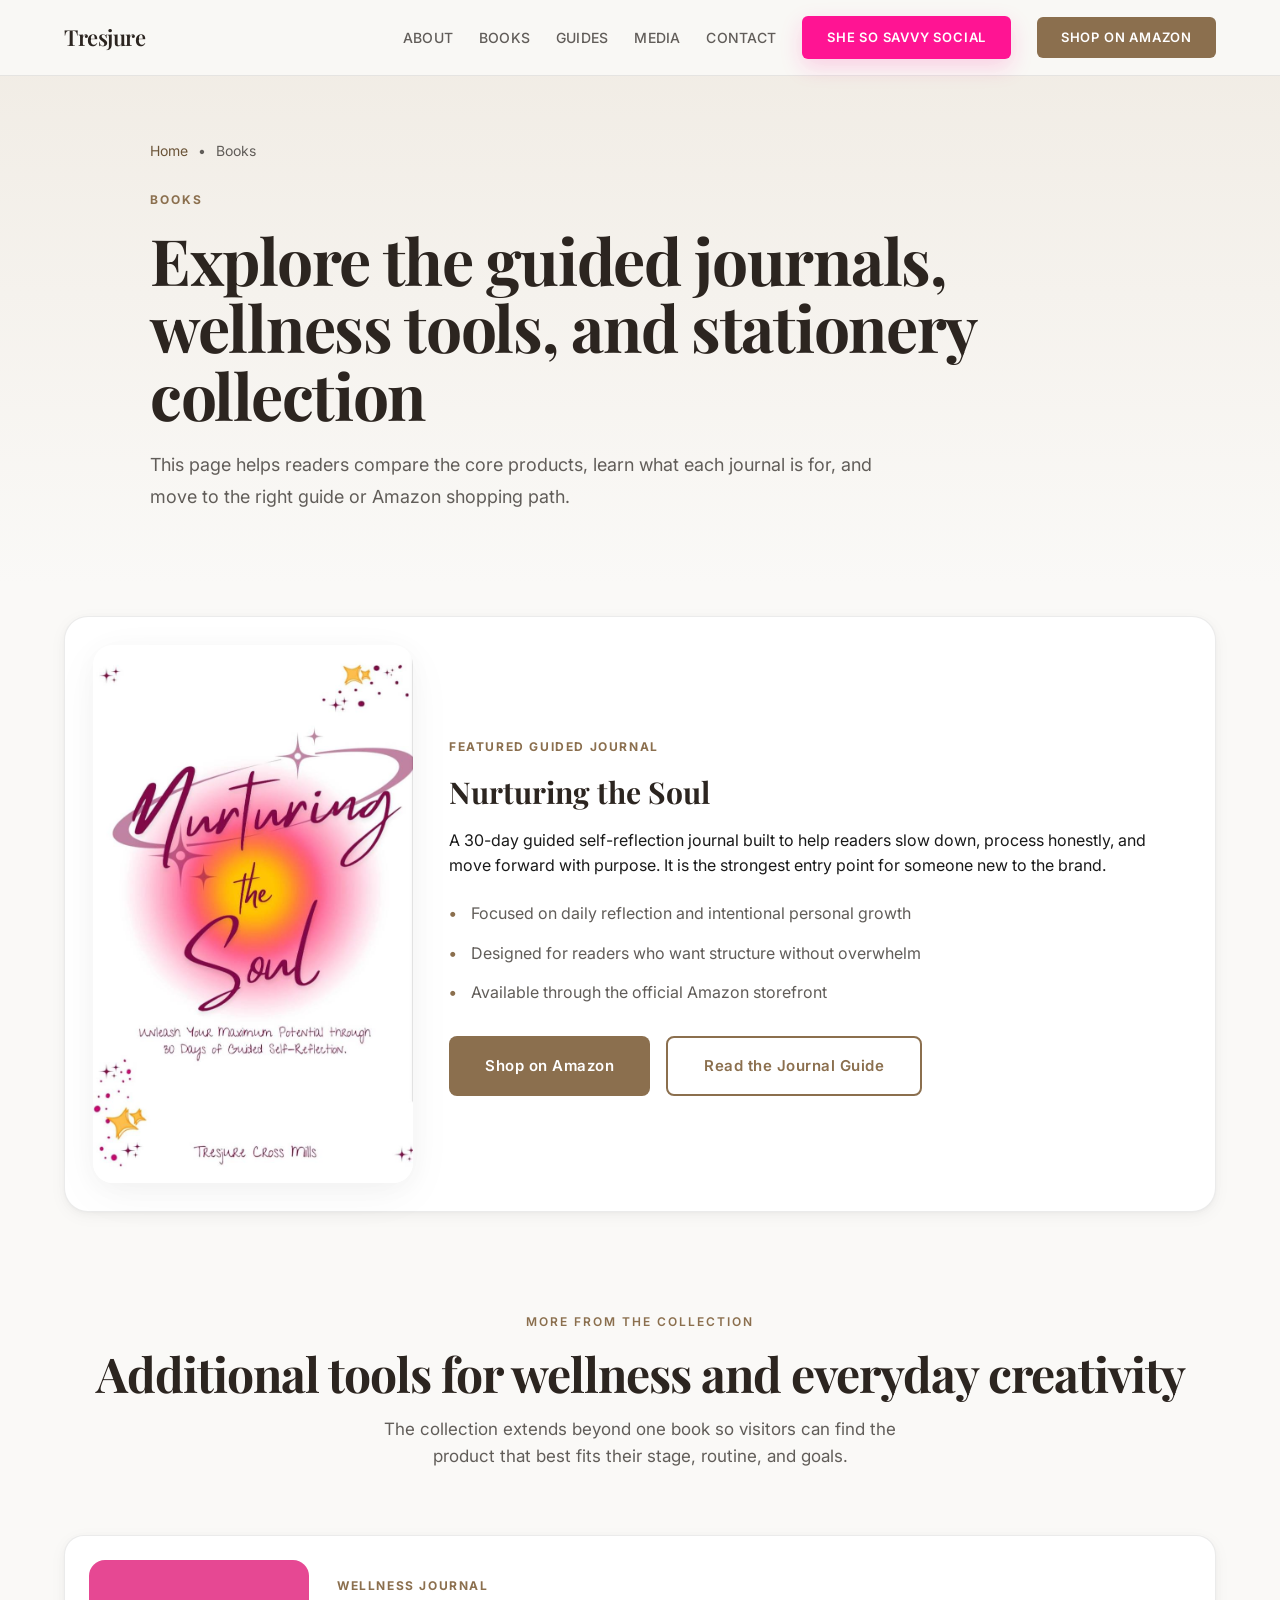
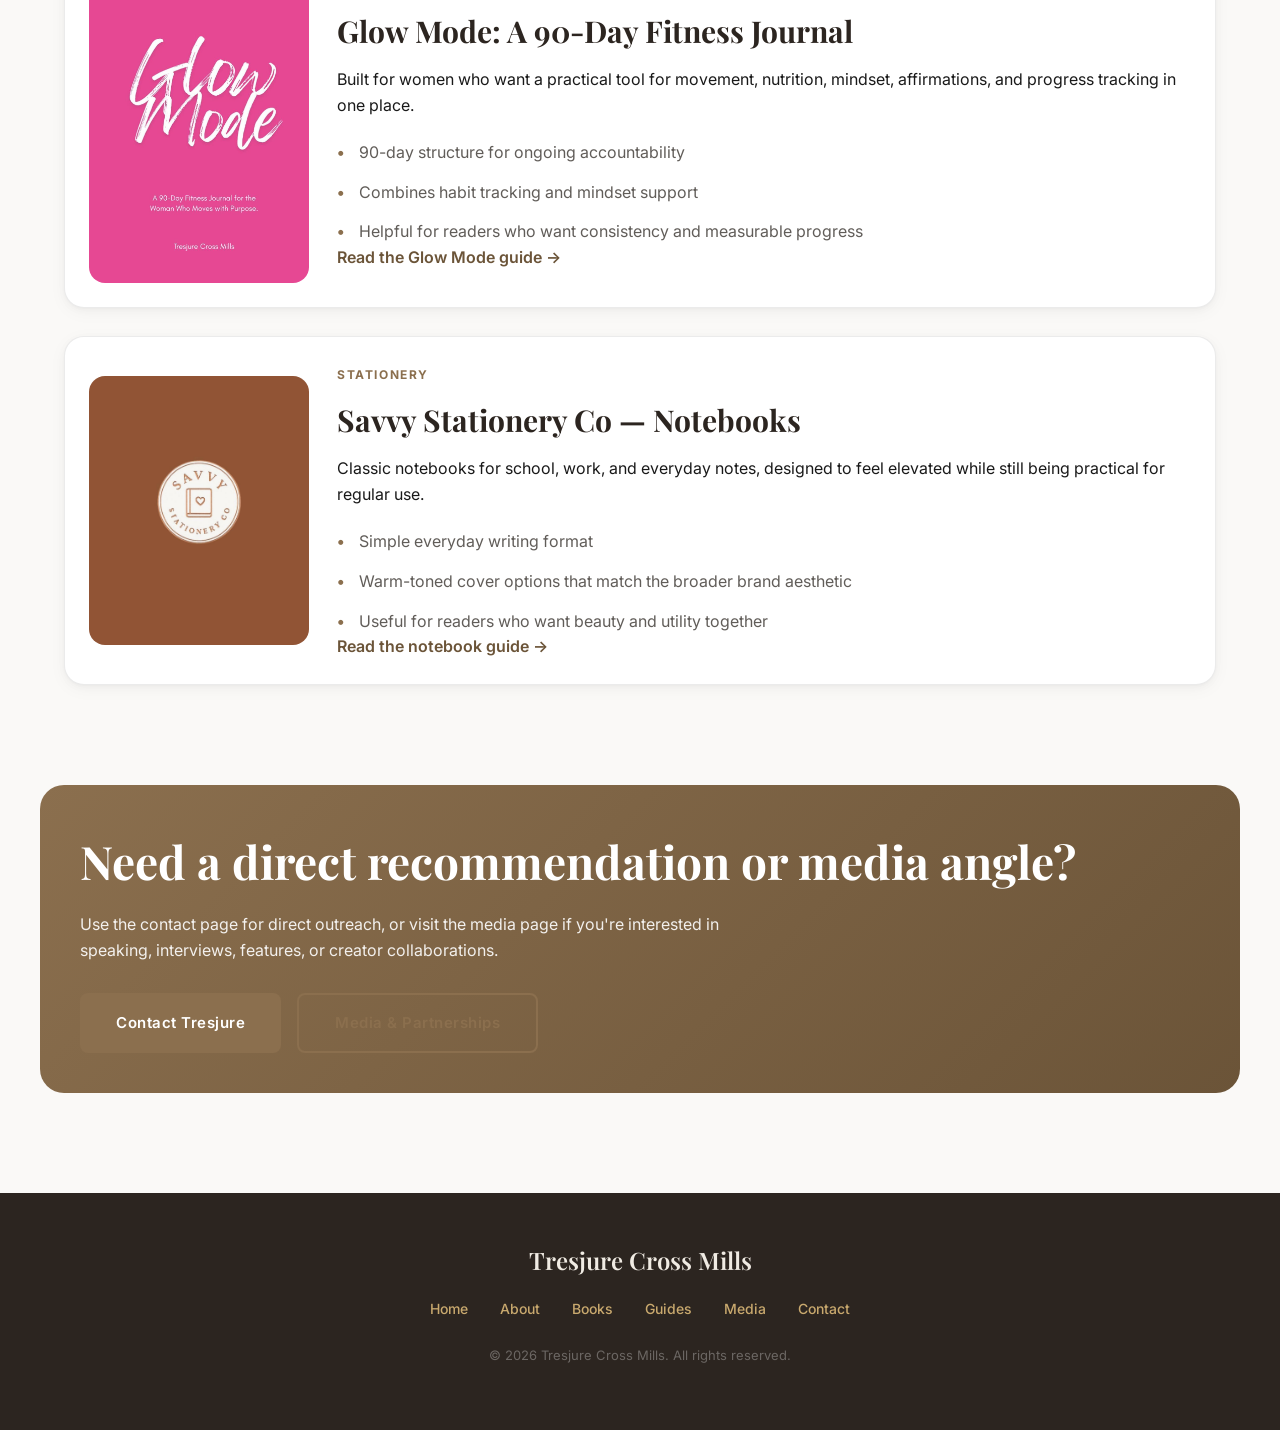
<file: books.html>
<!DOCTYPE html>
<html lang="en">
<head>
  <meta charset="UTF-8">
  <meta name="viewport" content="width=device-width, initial-scale=1.0">
  <meta name="theme-color" content="#8B6F4E">
  <meta name="msapplication-TileColor" content="#8B6F4E">
  <link rel="icon" type="image/x-icon" href="favicon.ico">
  <link rel="icon" type="image/png" sizes="192x192" href="icon-192.png">
  <link rel="icon" type="image/png" sizes="512x512" href="icon-512.png">
  <link rel="apple-touch-icon" sizes="180x180" href="apple-touch-icon.png">
  <link rel="manifest" href="site.webmanifest">
  <meta name="robots" content="index, follow, max-image-preview:large">
  <link rel="preconnect" href="https://fonts.googleapis.com">
  <link rel="preconnect" href="https://fonts.gstatic.com" crossorigin>
  <link href="https://fonts.googleapis.com/css2?family=Playfair+Display:ital,wght@0,400;0,500;0,600;0,700;1,400;1,500&family=Inter:wght@300;400;500;600;700&display=swap" rel="stylesheet">
  <link rel="stylesheet" href="styles.css?v=savvy-pink-20260504">
  <title>Books, Guided Journals & Notebooks by Tresjure Cross Mills</title>
  <meta name="description" content="Explore books, guided journals, fitness journals, and stationery by Tresjure Cross Mills, including Nurturing the Soul, Glow Mode, and Savvy Stationery Co.">
  <link rel="canonical" href="https://tresjure.com/books.html">
  <meta property="og:title" content="Books, Guided Journals & Notebooks by Tresjure Cross Mills">
  <meta property="og:description" content="Explore books, guided journals, fitness journals, and stationery by Tresjure Cross Mills, including Nurturing the Soul, Glow Mode, and Savvy Stationery Co.">
  <meta property="og:type" content="website">
  <meta property="og:url" content="https://tresjure.com/books.html">
  <meta property="og:image" content="https://tresjure.com/images/nurturing-the-soul.jpg">
  <meta property="og:site_name" content="Tresjure Cross Mills">
  <meta name="twitter:card" content="summary_large_image">
  <meta name="twitter:title" content="Books, Guided Journals & Notebooks by Tresjure Cross Mills">
  <meta name="twitter:description" content="Explore books, guided journals, fitness journals, and stationery by Tresjure Cross Mills, including Nurturing the Soul, Glow Mode, and Savvy Stationery Co.">
  <meta name="twitter:image" content="https://tresjure.com/images/nurturing-the-soul.jpg">
  <script type="application/ld+json">
{
    "@context": "https://schema.org",
    "@type": "CollectionPage",
    "name": "Books, Guided Journals & Notebooks by Tresjure Cross Mills",
    "url": "https://tresjure.com/books.html",
    "hasPart": [
      {
        "@type": "Book",
        "name": "Nurturing the Soul",
        "author": {"@type": "Person", "name": "Tresjure Cross Mills"},
        "image": "https://tresjure.com/images/nurturing-the-soul.jpg",
        "url": "https://tresjure.com/nurturing-the-soul-journal.html",
        "description": "A 30-day guided self-reflection journal designed to support clarity, growth, and intentional self-discovery."
      },
      {
        "@type": "Book",
        "name": "Glow Mode: A 90-Day Fitness Journal",
        "author": {"@type": "Person", "name": "Tresjure Cross Mills"},
        "image": "https://tresjure.com/images/glow-mode.jpg",
        "url": "https://tresjure.com/glow-mode-fitness-journal.html",
        "description": "A fitness journal focused on movement, nutrition, mindset, and progress tracking."
      },
      {
        "@type": "CreativeWork",
        "name": "Savvy Stationery Co — Notebooks",
        "creator": {"@type": "Person", "name": "Tresjure Cross Mills"},
        "image": "https://tresjure.com/images/savvy-stationery-terracotta.jpg",
        "url": "https://tresjure.com/savvy-stationery-notebooks.html",
        "description": "Everyday notebooks for school, work, journaling, planning, and creative writing."
      }
    ]
  }
  </script>
</head>
<body>
  <a href="#main-content" class="skip-link">Skip to content</a>
  <nav>
    <div class="nav-inner">
      <a href="index.html" class="nav-logo">Tresjure</a>
      <ul class="nav-links" id="navLinks">
        <li><a href="about.html">About</a></li>
        <li><a href="books.html">Books</a></li>
        <li><a href="guided-journals.html">Guides</a></li>
        <li><a href="media.html">Media</a></li>
        <li><a href="contact.html">Contact</a></li>
        <li><a href="http://Shesosavvysocial.com" target="_blank" rel="noopener noreferrer" class="nav-cta nav-cta-savvy">She So Savvy Social</a></li>
        <li><a href="https://www.amazon.com/stores/Tresjure-Cross-Mills/author/B0D7QSCW2Z" target="_blank" rel="noopener noreferrer" class="nav-cta">Shop on Amazon</a></li>
      </ul>
      <button class="mobile-menu-btn" onclick="document.getElementById('navLinks').classList.toggle('open')" aria-label="Toggle menu">
        <span></span>
        <span></span>
        <span></span>
      </button>
    </div>
  </nav>

  <main id="main-content">
    <section class="page-hero">
      <div class="page-hero-inner fade-in">
        <ul class="breadcrumbs">
          <li><a href="index.html">Home</a></li>
          <li>•</li>
          <li>Books</li>
        </ul>
        <div class="page-label">Books</div>
        <h1>Explore the guided journals, wellness tools, and stationery collection</h1>
        <div class="page-intro"><p>This page helps readers compare the core products, learn what each journal is for, and move to the right guide or Amazon shopping path.</p></div>
      </div>
    </section>
    <section class="page-section" id="nurturing-the-soul">
      <div class="page-shell">
        <div class="book-showcase fade-in">
          <div class="book-showcase-image"><img src="images/nurturing-the-soul.jpg" alt="Nurturing the Soul guided journal cover"></div>
          <div class="book-showcase-copy">
            <div class="kicker">Featured guided journal</div>
            <h3>Nurturing the Soul</h3>
            <p>A 30-day guided self-reflection journal built to help readers slow down, process honestly, and move forward with purpose. It is the strongest entry point for someone new to the brand.</p>
            <ul class="book-meta-list">
              <li>Focused on daily reflection and intentional personal growth</li>
              <li>Designed for readers who want structure without overwhelm</li>
              <li>Available through the official Amazon storefront</li>
            </ul>
            <div class="page-actions">
              <a href="https://www.amazon.com/stores/Tresjure-Cross-Mills/author/B0D7QSCW2Z" target="_blank" rel="noopener noreferrer" class="btn-primary">Shop on Amazon</a>
              <a href="nurturing-the-soul-journal.html" class="btn-secondary">Read the Journal Guide</a>
            </div>
          </div>
        </div>
      </div>
    </section>

    <section class="page-section">
      <div class="page-shell">
        <div class="section-header fade-in">
          <div class="section-label">More from the Collection</div>
          <h2>Additional tools for wellness and everyday creativity</h2>
          <p>The collection extends beyond one book so visitors can find the product that best fits their stage, routine, and goals.</p>
        </div>
        <div class="book-row-grid">
          <article class="book-row fade-in" id="glow-mode">
            <div class="book-row-cover"><img src="images/glow-mode.jpg" alt="Glow Mode fitness journal cover"></div>
            <div class="book-row-content">
              <div class="kicker">Wellness journal</div>
              <h3>Glow Mode: A 90-Day Fitness Journal</h3>
              <p>Built for women who want a practical tool for movement, nutrition, mindset, affirmations, and progress tracking in one place.</p>
              <ul class="book-meta-list">
                <li>90-day structure for ongoing accountability</li>
                <li>Combines habit tracking and mindset support</li>
                <li>Helpful for readers who want consistency and measurable progress</li>
              </ul>
              <a href="glow-mode-fitness-journal.html" class="inline-link">Read the Glow Mode guide →</a>
            </div>
          </article>
          <article class="book-row fade-in" id="savvy-stationery">
            <div class="book-row-cover"><img src="images/savvy-stationery-terracotta.jpg" alt="Savvy Stationery Co notebook cover"></div>
            <div class="book-row-content">
              <div class="kicker">Stationery</div>
              <h3>Savvy Stationery Co — Notebooks</h3>
              <p>Classic notebooks for school, work, and everyday notes, designed to feel elevated while still being practical for regular use.</p>
              <ul class="book-meta-list">
                <li>Simple everyday writing format</li>
                <li>Warm-toned cover options that match the broader brand aesthetic</li>
                <li>Useful for readers who want beauty and utility together</li>
              </ul>
              <a href="savvy-stationery-notebooks.html" class="inline-link">Read the notebook guide →</a>
            </div>
          </article>
        </div>
      </div>
    </section>

    <section class="page-cta">
      <div class="page-cta-inner fade-in">
        <div class="page-cta-card">
          <h2>Need a direct recommendation or media angle?</h2>
          <p>Use the contact page for direct outreach, or visit the media page if you're interested in speaking, interviews, features, or creator collaborations.</p>
          <div class="page-actions">
            <a href="contact.html" class="btn-primary">Contact Tresjure</a>
            <a href="media.html" class="btn-secondary">Media & Partnerships</a>
          </div>
        </div>
      </div>
    </section>

  </main>
  <footer class="page-footer">
    <div class="page-footer-inner">
      <div class="footer-logo">Tresjure Cross Mills</div>
      <ul class="footer-links">
        <li><a href="index.html">Home</a></li>
        <li><a href="about.html">About</a></li>
        <li><a href="books.html">Books</a></li>
        <li><a href="guided-journals.html">Guides</a></li>
        <li><a href="media.html">Media</a></li>
        <li><a href="contact.html">Contact</a></li>
      </ul>
      <div class="footer-copyright">&copy; 2026 Tresjure Cross Mills. All rights reserved.</div>
    </div>
  </footer>
  <script src="main.js" defer></script>

</body>
</html>
</file>
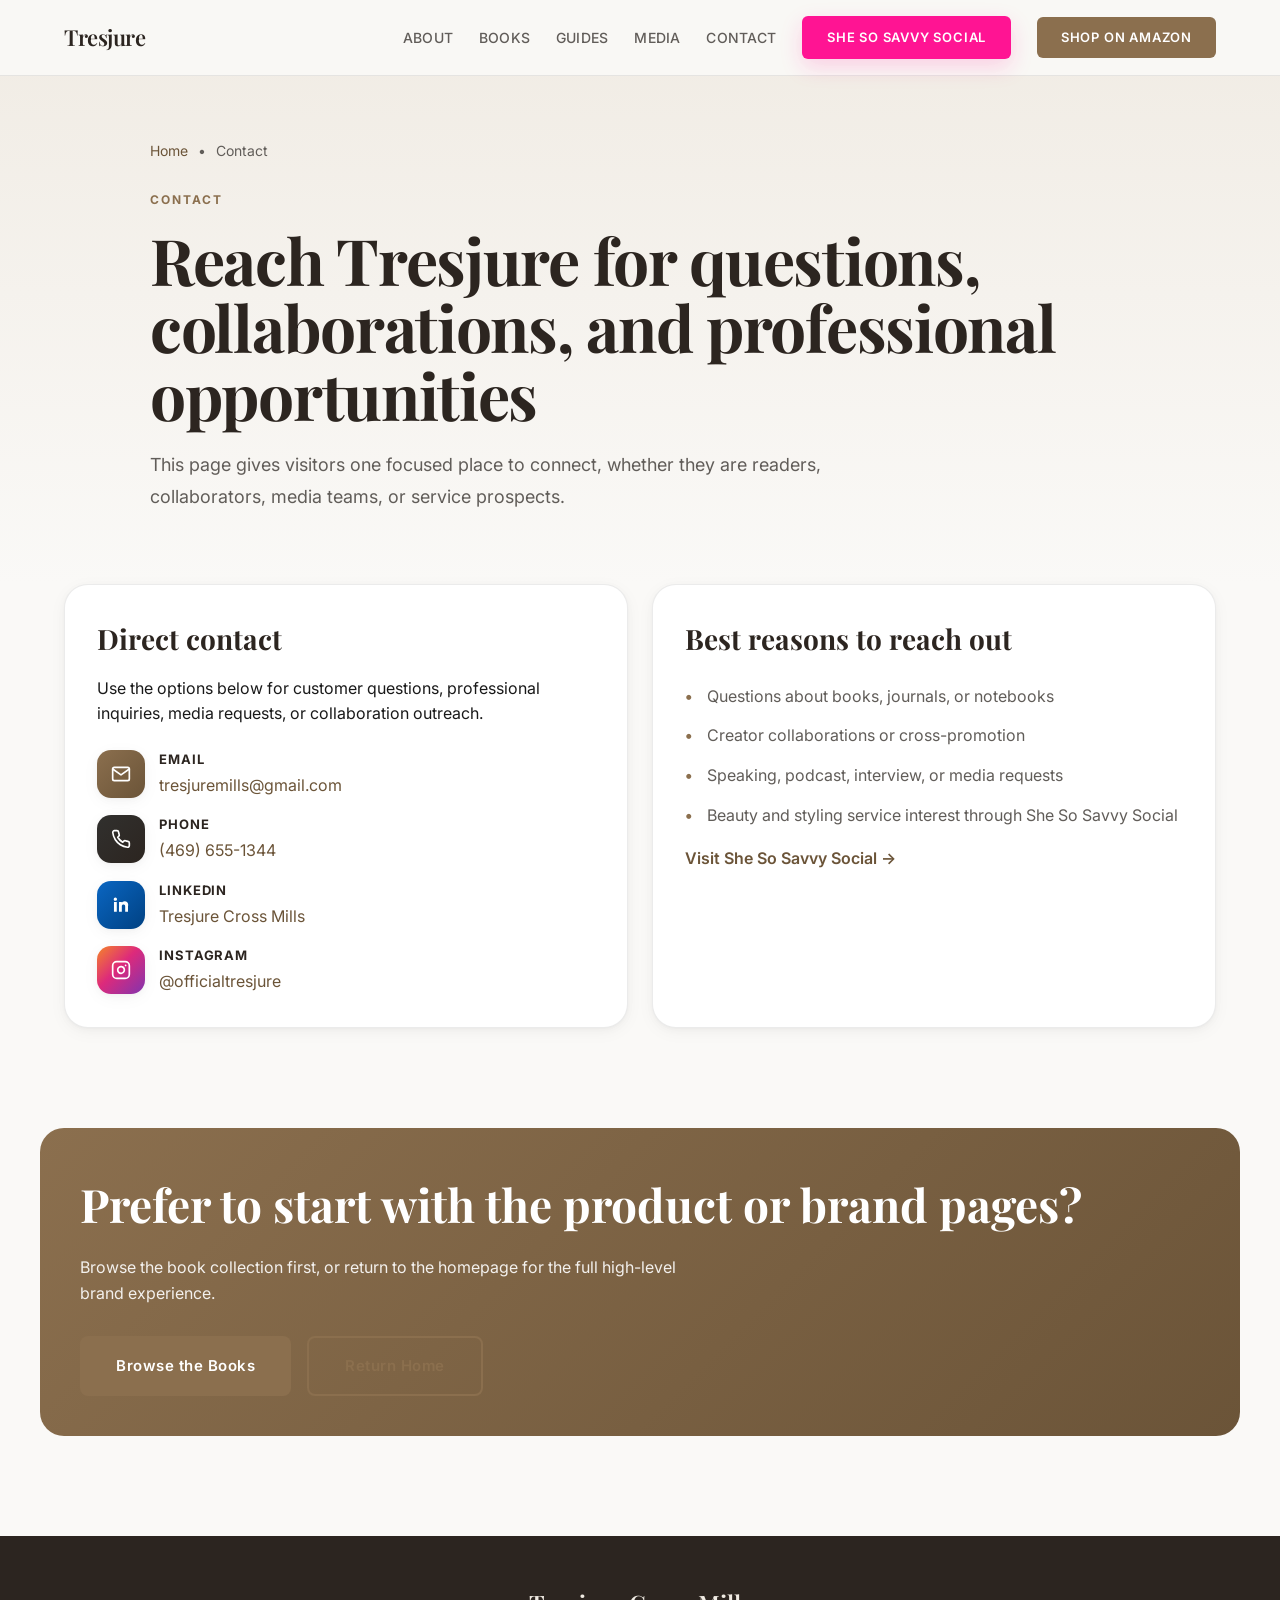
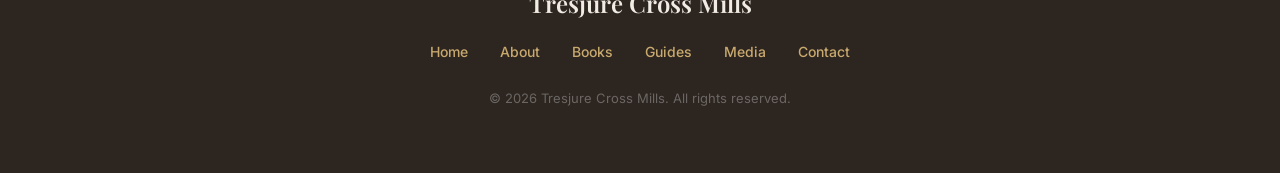
<file: contact.html>
<!DOCTYPE html>
<html lang="en">
<head>
  <meta charset="UTF-8">
  <meta name="viewport" content="width=device-width, initial-scale=1.0">
  <meta name="theme-color" content="#8B6F4E">
  <meta name="msapplication-TileColor" content="#8B6F4E">
  <link rel="icon" type="image/x-icon" href="favicon.ico">
  <link rel="icon" type="image/png" sizes="192x192" href="icon-192.png">
  <link rel="icon" type="image/png" sizes="512x512" href="icon-512.png">
  <link rel="apple-touch-icon" sizes="180x180" href="apple-touch-icon.png">
  <link rel="manifest" href="site.webmanifest">
  <meta name="robots" content="index, follow, max-image-preview:large">
  <link rel="preconnect" href="https://fonts.googleapis.com">
  <link rel="preconnect" href="https://fonts.gstatic.com" crossorigin>
  <link href="https://fonts.googleapis.com/css2?family=Playfair+Display:ital,wght@0,400;0,500;0,600;0,700;1,400;1,500&family=Inter:wght@300;400;500;600;700&display=swap" rel="stylesheet">
  <link rel="stylesheet" href="styles.css?v=savvy-pink-20260504">
  <title>Contact Tresjure Cross Mills</title>
  <meta name="description" content="Contact Tresjure Cross Mills for book questions, collaborations, speaking inquiries, interviews, or professional outreach.">
  <link rel="canonical" href="https://tresjure.com/contact.html">
  <meta property="og:title" content="Contact Tresjure Cross Mills">
  <meta property="og:description" content="Contact Tresjure Cross Mills for book questions, collaborations, speaking inquiries, interviews, or professional outreach.">
  <meta property="og:type" content="website">
  <meta property="og:url" content="https://tresjure.com/contact.html">
  <meta property="og:image" content="https://tresjure.com/images/tresjure-photo.jpg">
  <meta property="og:site_name" content="Tresjure Cross Mills">
  <meta name="twitter:card" content="summary_large_image">
  <meta name="twitter:title" content="Contact Tresjure Cross Mills">
  <meta name="twitter:description" content="Contact Tresjure Cross Mills for book questions, collaborations, speaking inquiries, interviews, or professional outreach.">
  <meta name="twitter:image" content="https://tresjure.com/images/tresjure-photo.jpg">
  <script type="application/ld+json">
{
    "@context": "https://schema.org",
    "@type": "ContactPage",
    "name": "Contact Tresjure Cross Mills",
    "url": "https://tresjure.com/contact.html",
    "mainEntity": {
      "@type": "Person",
      "name": "Tresjure Cross Mills",
      "email": "mailto:tresjuremills@gmail.com",
      "telephone": "+1-469-655-1344"
    }
  }
  </script>
</head>
<body>
  <a href="#main-content" class="skip-link">Skip to content</a>
  <nav>
    <div class="nav-inner">
      <a href="index.html" class="nav-logo">Tresjure</a>
      <ul class="nav-links" id="navLinks">
        <li><a href="about.html">About</a></li>
        <li><a href="books.html">Books</a></li>
        <li><a href="guided-journals.html">Guides</a></li>
        <li><a href="media.html">Media</a></li>
        <li><a href="contact.html">Contact</a></li>
        <li><a href="http://Shesosavvysocial.com" target="_blank" rel="noopener noreferrer" class="nav-cta nav-cta-savvy">She So Savvy Social</a></li>
        <li><a href="https://www.amazon.com/stores/Tresjure-Cross-Mills/author/B0D7QSCW2Z" target="_blank" rel="noopener noreferrer" class="nav-cta">Shop on Amazon</a></li>
      </ul>
      <button class="mobile-menu-btn" onclick="document.getElementById('navLinks').classList.toggle('open')" aria-label="Toggle menu">
        <span></span>
        <span></span>
        <span></span>
      </button>
    </div>
  </nav>

  <main id="main-content">
    <section class="page-hero">
      <div class="page-hero-inner fade-in">
        <ul class="breadcrumbs">
          <li><a href="index.html">Home</a></li>
          <li>•</li>
          <li>Contact</li>
        </ul>
        <div class="page-label">Contact</div>
        <h1>Reach Tresjure for questions, collaborations, and professional opportunities</h1>
        <div class="page-intro"><p>This page gives visitors one focused place to connect, whether they are readers, collaborators, media teams, or service prospects.</p></div>
      </div>
    </section>
    <section class="page-section">
      <div class="page-shell page-grid">
        <article class="contact-panel fade-in">
          <h3>Direct contact</h3>
          <p>Use the options below for customer questions, professional inquiries, media requests, or collaboration outreach.</p>
          <ul class="contact-method-list contact-platform-list">
            <li>
              <span class="platform-icon platform-email" aria-hidden="true">
                <svg width="20" height="20" viewBox="0 0 24 24" fill="none" stroke="currentColor" stroke-width="2" stroke-linecap="round" stroke-linejoin="round"><path d="M4 4h16c1.1 0 2 .9 2 2v12c0 1.1-.9 2-2 2H4c-1.1 0-2-.9-2-2V6c0-1.1.9-2 2-2z"></path><polyline points="22,6 12,13 2,6"></polyline></svg>
              </span>
              <div class="platform-copy">
                <strong>Email</strong>
                <a href="mailto:tresjuremills@gmail.com">tresjuremills@gmail.com</a>
              </div>
            </li>
            <li>
              <span class="platform-icon platform-phone" aria-hidden="true">
                <svg width="20" height="20" viewBox="0 0 24 24" fill="none" stroke="currentColor" stroke-width="2" stroke-linecap="round" stroke-linejoin="round"><path d="M22 16.92v3a2 2 0 0 1-2.18 2 19.79 19.79 0 0 1-8.63-3.07 19.5 19.5 0 0 1-6-6 19.79 19.79 0 0 1-3.07-8.67A2 2 0 0 1 4.11 2h3a2 2 0 0 1 2 1.72 12.84 12.84 0 0 0 .7 2.81 2 2 0 0 1-.45 2.11L8.09 9.91a16 16 0 0 0 6 6l1.27-1.27a2 2 0 0 1 2.11-.45 12.84 12.84 0 0 0 2.81.7A2 2 0 0 1 22 16.92z"></path></svg>
              </span>
              <div class="platform-copy">
                <strong>Phone</strong>
                <a href="tel:+14696551344">(469) 655-1344</a>
              </div>
            </li>
            <li>
              <span class="platform-icon platform-linkedin" aria-hidden="true">
                <svg width="20" height="20" viewBox="0 0 24 24" fill="currentColor"><path d="M6.94 8.5H3.56V20h3.38V8.5ZM5.25 3A1.97 1.97 0 0 0 3.25 5c0 1.08.84 1.97 1.97 1.97h.03A1.97 1.97 0 1 0 5.25 3ZM20.75 12.64c0-3.48-1.86-5.1-4.35-5.1-2 0-2.89 1.1-3.39 1.88V8.5H9.63c.04.61 0 11.5 0 11.5H13v-6.42c0-.34.02-.68.13-.92.27-.68.9-1.38 1.95-1.38 1.38 0 1.94 1.04 1.94 2.56V20h3.38v-7.36Z"/></svg>
              </span>
              <div class="platform-copy">
                <strong>LinkedIn</strong>
                <a href="https://www.linkedin.com/in/trtresjurecrossmills" target="_blank" rel="noopener noreferrer">Tresjure Cross Mills</a>
              </div>
            </li>
            <li>
              <span class="platform-icon platform-instagram" aria-hidden="true">
                <svg width="20" height="20" viewBox="0 0 24 24" fill="none" stroke="currentColor" stroke-width="2" stroke-linecap="round" stroke-linejoin="round"><rect x="2" y="2" width="20" height="20" rx="5" ry="5"></rect><path d="M16 11.37A4 4 0 1 1 12.63 8 4 4 0 0 1 16 11.37z"></path><line x1="17.5" y1="6.5" x2="17.51" y2="6.5"></line></svg>
              </span>
              <div class="platform-copy">
                <strong>Instagram</strong>
                <a href="https://instagram.com/officialtresjure/" target="_blank" rel="noopener noreferrer">@officialtresjure</a>
              </div>
            </li>
          </ul>
        </article>
        <article class="contact-panel fade-in">
          <h3>Best reasons to reach out</h3>
          <ul class="page-bullet-list">
            <li>Questions about books, journals, or notebooks</li>
            <li>Creator collaborations or cross-promotion</li>
            <li>Speaking, podcast, interview, or media requests</li>
            <li>Beauty and styling service interest through She So Savvy Social</li>
          </ul>
          <p style="margin-top:18px;"><a href="https://shesosavvysocial.com" target="_blank" rel="noopener noreferrer" class="inline-link">Visit She So Savvy Social →</a></p>
        </article>
      </div>
    </section>

    <section class="page-cta">
      <div class="page-cta-inner fade-in">
        <div class="page-cta-card">
          <h2>Prefer to start with the product or brand pages?</h2>
          <p>Browse the book collection first, or return to the homepage for the full high-level brand experience.</p>
          <div class="page-actions">
            <a href="books.html" class="btn-primary">Browse the Books</a>
            <a href="index.html" class="btn-secondary">Return Home</a>
          </div>
        </div>
      </div>
    </section>

  </main>
  <footer class="page-footer">
    <div class="page-footer-inner">
      <div class="footer-logo">Tresjure Cross Mills</div>
      <ul class="footer-links">
        <li><a href="index.html">Home</a></li>
        <li><a href="about.html">About</a></li>
        <li><a href="books.html">Books</a></li>
        <li><a href="guided-journals.html">Guides</a></li>
        <li><a href="media.html">Media</a></li>
        <li><a href="contact.html">Contact</a></li>
      </ul>
      <div class="footer-copyright">&copy; 2026 Tresjure Cross Mills. All rights reserved.</div>
    </div>
  </footer>
  <script src="main.js" defer></script>

</body>
</html>
</file>
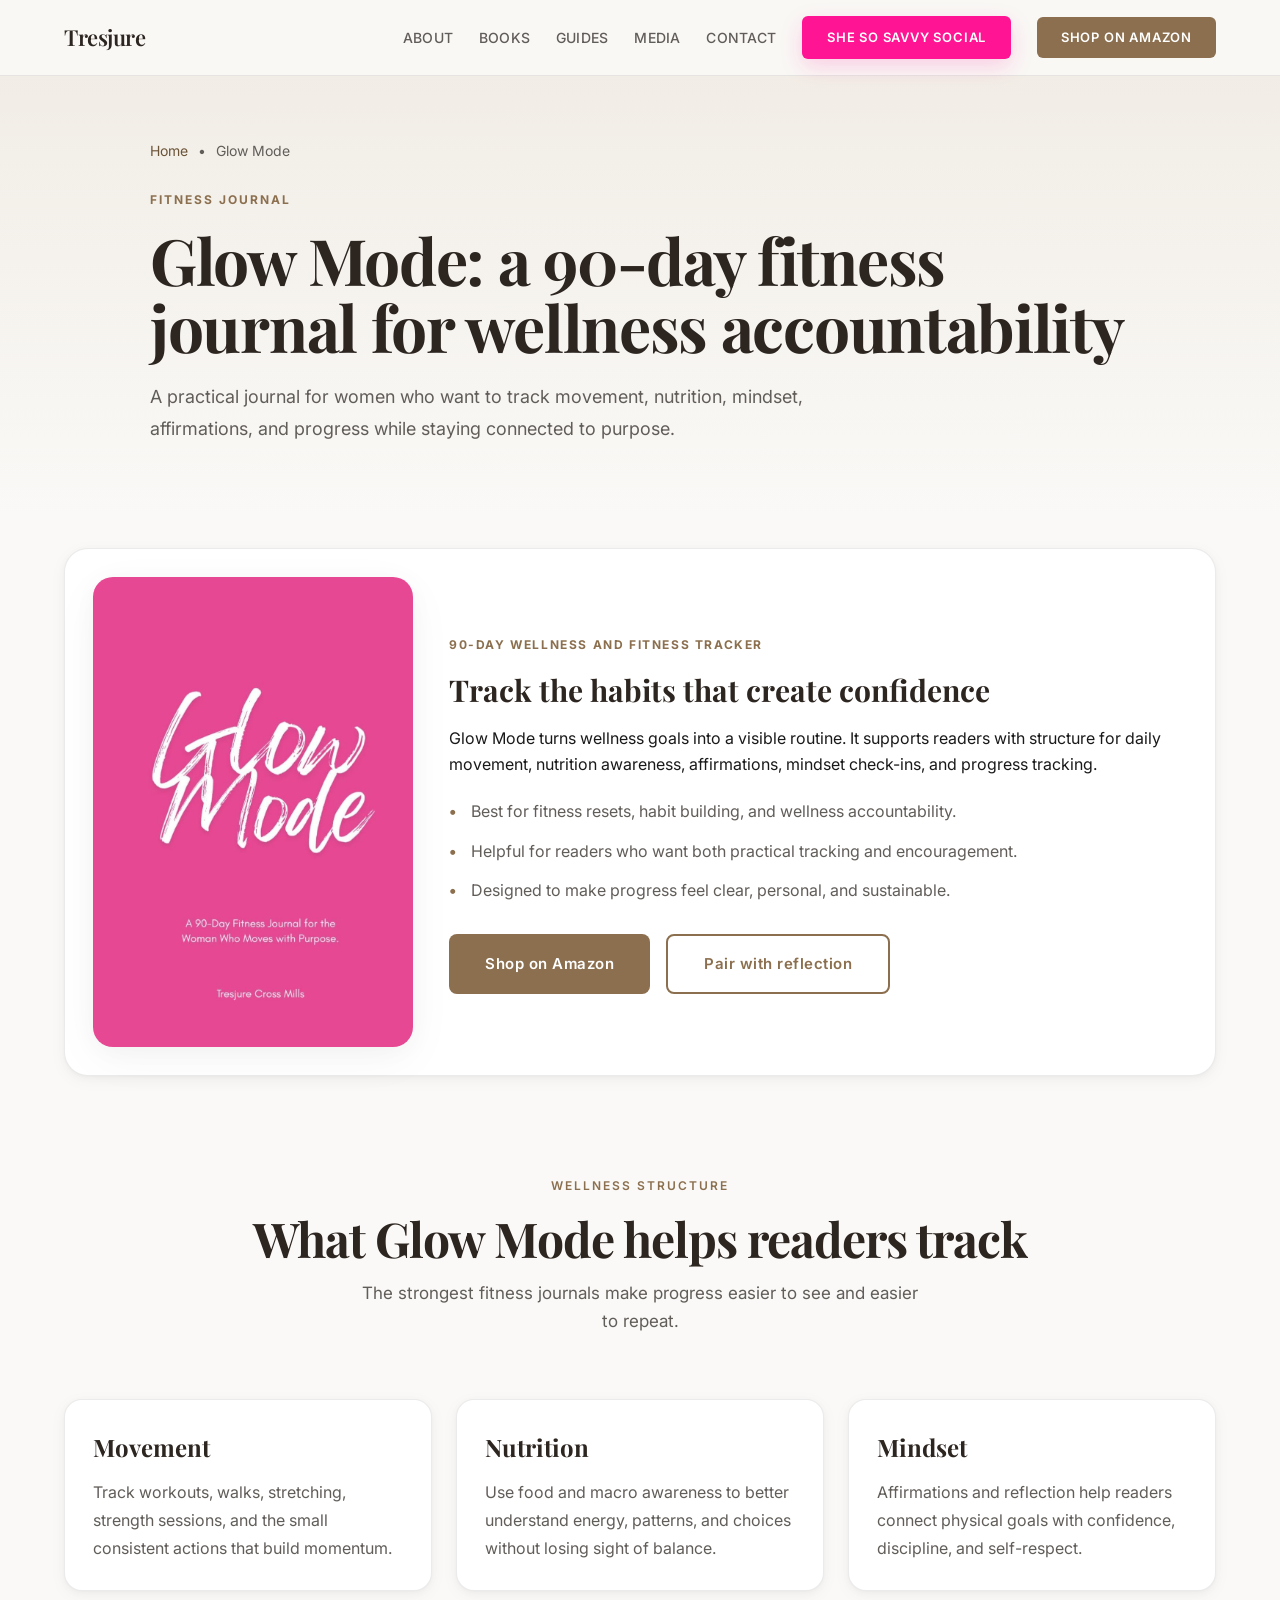
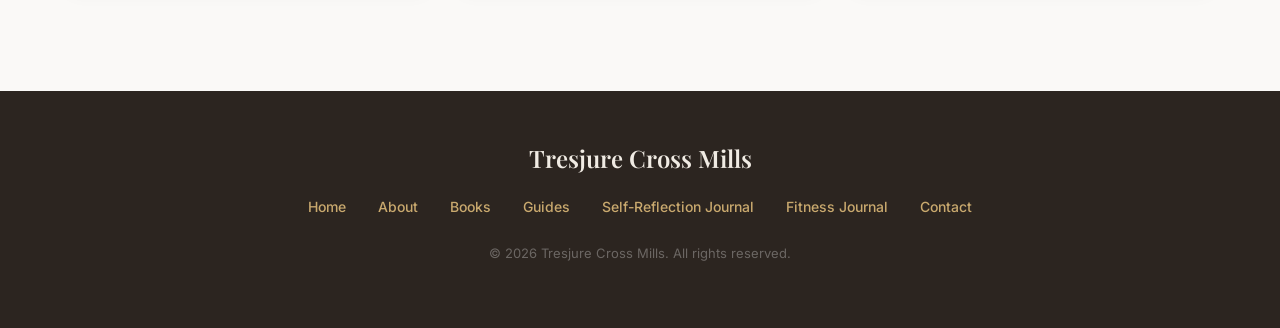
<file: glow-mode-fitness-journal.html>
<!DOCTYPE html>
<html lang="en">
<head>
  <meta charset="UTF-8">
  <meta name="viewport" content="width=device-width, initial-scale=1.0">
  <meta name="theme-color" content="#8B6F4E">
  <meta name="msapplication-TileColor" content="#8B6F4E">
  <link rel="icon" type="image/x-icon" href="favicon.ico">
  <link rel="icon" type="image/png" sizes="192x192" href="icon-192.png">
  <link rel="icon" type="image/png" sizes="512x512" href="icon-512.png">
  <link rel="apple-touch-icon" sizes="180x180" href="apple-touch-icon.png">
  <link rel="manifest" href="site.webmanifest">
  <meta name="robots" content="index, follow, max-image-preview:large">
  <title>Glow Mode Fitness Journal | 90-Day Wellness & Progress Tracker</title>
  <meta name="description" content="Explore Glow Mode by Tresjure Cross Mills, a 90-day fitness journal for movement, nutrition, affirmations, mindset, and progress tracking.">
  <link rel="canonical" href="https://tresjure.com/glow-mode-fitness-journal.html">
  <meta property="og:title" content="Glow Mode Fitness Journal | 90-Day Wellness & Progress Tracker">
  <meta property="og:description" content="Explore Glow Mode by Tresjure Cross Mills, a 90-day fitness journal for movement, nutrition, affirmations, mindset, and progress tracking.">
  <meta property="og:type" content="article">
  <meta property="og:url" content="https://tresjure.com/glow-mode-fitness-journal.html">
  <meta property="og:image" content="https://tresjure.com/images/glow-mode.jpg">
  <meta property="og:site_name" content="Tresjure Cross Mills">
  <meta name="twitter:card" content="summary_large_image">
  <meta name="twitter:title" content="Glow Mode Fitness Journal | 90-Day Wellness & Progress Tracker">
  <meta name="twitter:description" content="Explore Glow Mode by Tresjure Cross Mills, a 90-day fitness journal for movement, nutrition, affirmations, mindset, and progress tracking.">
  <meta name="twitter:image" content="https://tresjure.com/images/glow-mode.jpg">
  <script type="application/ld+json">
{
    "@context": "https://schema.org",
    "@graph": [
      {
        "@type": "Book",
        "name": "Glow Mode: A 90-Day Fitness Journal",
        "author": {
          "@type": "Person",
          "name": "Tresjure Cross Mills"
        },
        "url": "https://tresjure.com/glow-mode-fitness-journal.html",
        "image": "https://tresjure.com/images/glow-mode.jpg",
        "description": "A 90-day fitness journal for movement, nutrition, mindset, affirmations, and progress tracking."
      },
      {
        "@type": "Person",
        "name": "Tresjure Cross Mills",
        "url": "https://tresjure.com/",
        "sameAs": [
          "https://www.linkedin.com/in/trtresjurecrossmills",
          "https://instagram.com/officialtresjure/",
          "https://www.amazon.com/stores/Tresjure-Cross-Mills/author/B0D7QSCW2Z"
        ],
        "jobTitle": [
          "Author",
          "Speaker",
          "Creator"
        ]
      }
    ]
  }
  </script>
  <link rel="preconnect" href="https://fonts.googleapis.com">
  <link rel="preconnect" href="https://fonts.gstatic.com" crossorigin>
  <link href="https://fonts.googleapis.com/css2?family=Playfair+Display:ital,wght@0,400;0,500;0,600;0,700;1,400;1,500&family=Inter:wght@300;400;500;600;700&display=swap" rel="stylesheet">
  <link rel="stylesheet" href="styles.css?v=savvy-pink-20260504">
</head><body>
  <a href="#main-content" class="skip-link">Skip to content</a>
  <nav>
    <div class="nav-inner">
      <a href="index.html" class="nav-logo">Tresjure</a>
      <ul class="nav-links" id="navLinks">
        <li><a href="about.html">About</a></li>
        <li><a href="books.html">Books</a></li>
        <li><a href="guided-journals.html">Guides</a></li>
        <li><a href="media.html">Media</a></li>
        <li><a href="contact.html">Contact</a></li>
        <li><a href="http://Shesosavvysocial.com" target="_blank" rel="noopener noreferrer" class="nav-cta nav-cta-savvy">She So Savvy Social</a></li>
        <li><a href="https://www.amazon.com/stores/Tresjure-Cross-Mills/author/B0D7QSCW2Z" target="_blank" rel="noopener noreferrer" class="nav-cta">Shop on Amazon</a></li>
      </ul>
      <button class="mobile-menu-btn" onclick="document.getElementById('navLinks').classList.toggle('open')" aria-label="Toggle menu">
        <span></span><span></span><span></span>
      </button>
    </div>
  </nav>
  <main id="main-content">    <section class="page-hero">
      <div class="page-hero-inner fade-in">
        <ul class="breadcrumbs">
          <li><a href="index.html">Home</a></li>
          <li>•</li>
          <li>Glow Mode</li>
        </ul>
        <div class="page-label">Fitness Journal</div>
        <h1>Glow Mode: a 90-day fitness journal for wellness accountability</h1>
        <div class="page-intro"><p>A practical journal for women who want to track movement, nutrition, mindset, affirmations, and progress while staying connected to purpose.</p></div>
      </div>
    </section>
    <section class="page-section"><div class="page-shell"><div class="book-showcase fade-in"><div class="book-showcase-image"><img src="images/glow-mode.jpg" alt="Glow Mode 90-day fitness journal by Tresjure Cross Mills"></div><div class="book-showcase-copy"><div class="kicker">90-day wellness and fitness tracker</div><h3>Track the habits that create confidence</h3><p>Glow Mode turns wellness goals into a visible routine. It supports readers with structure for daily movement, nutrition awareness, affirmations, mindset check-ins, and progress tracking.</p><ul class="book-meta-list"><li>Best for fitness resets, habit building, and wellness accountability.</li><li>Helpful for readers who want both practical tracking and encouragement.</li><li>Designed to make progress feel clear, personal, and sustainable.</li></ul><div class="page-actions"><a class="btn-primary" href="https://www.amazon.com/stores/Tresjure-Cross-Mills/author/B0D7QSCW2Z" target="_blank" rel="noopener noreferrer">Shop on Amazon</a><a class="btn-secondary" href="nurturing-the-soul-journal.html">Pair with reflection</a></div></div></div></div></section>
    <section class="page-section"><div class="page-shell"><div class="section-header fade-in"><div class="section-label">Wellness Structure</div><h2>What Glow Mode helps readers track</h2><p>The strongest fitness journals make progress easier to see and easier to repeat.</p></div><div class="page-grid"><article class="page-card"><h3>Movement</h3><p>Track workouts, walks, stretching, strength sessions, and the small consistent actions that build momentum.</p></article><article class="page-card"><h3>Nutrition</h3><p>Use food and macro awareness to better understand energy, patterns, and choices without losing sight of balance.</p></article><article class="page-card"><h3>Mindset</h3><p>Affirmations and reflection help readers connect physical goals with confidence, discipline, and self-respect.</p></article></div></div></section>
  </main>
  <footer class="page-footer">
    <div class="page-footer-inner">
      <div class="footer-logo">Tresjure Cross Mills</div>
      <ul class="footer-links">
        <li><a href="index.html">Home</a></li>
        <li><a href="about.html">About</a></li>
        <li><a href="books.html">Books</a></li>
        <li><a href="guided-journals.html">Guides</a></li>
        <li><a href="nurturing-the-soul-journal.html">Self-Reflection Journal</a></li>
        <li><a href="glow-mode-fitness-journal.html">Fitness Journal</a></li>
        <li><a href="contact.html">Contact</a></li>
      </ul>
      <div class="footer-copyright">&copy; 2026 Tresjure Cross Mills. All rights reserved.</div>
    </div>
  </footer>
  <script src="main.js" defer></script>
</body>
</html>
</file>
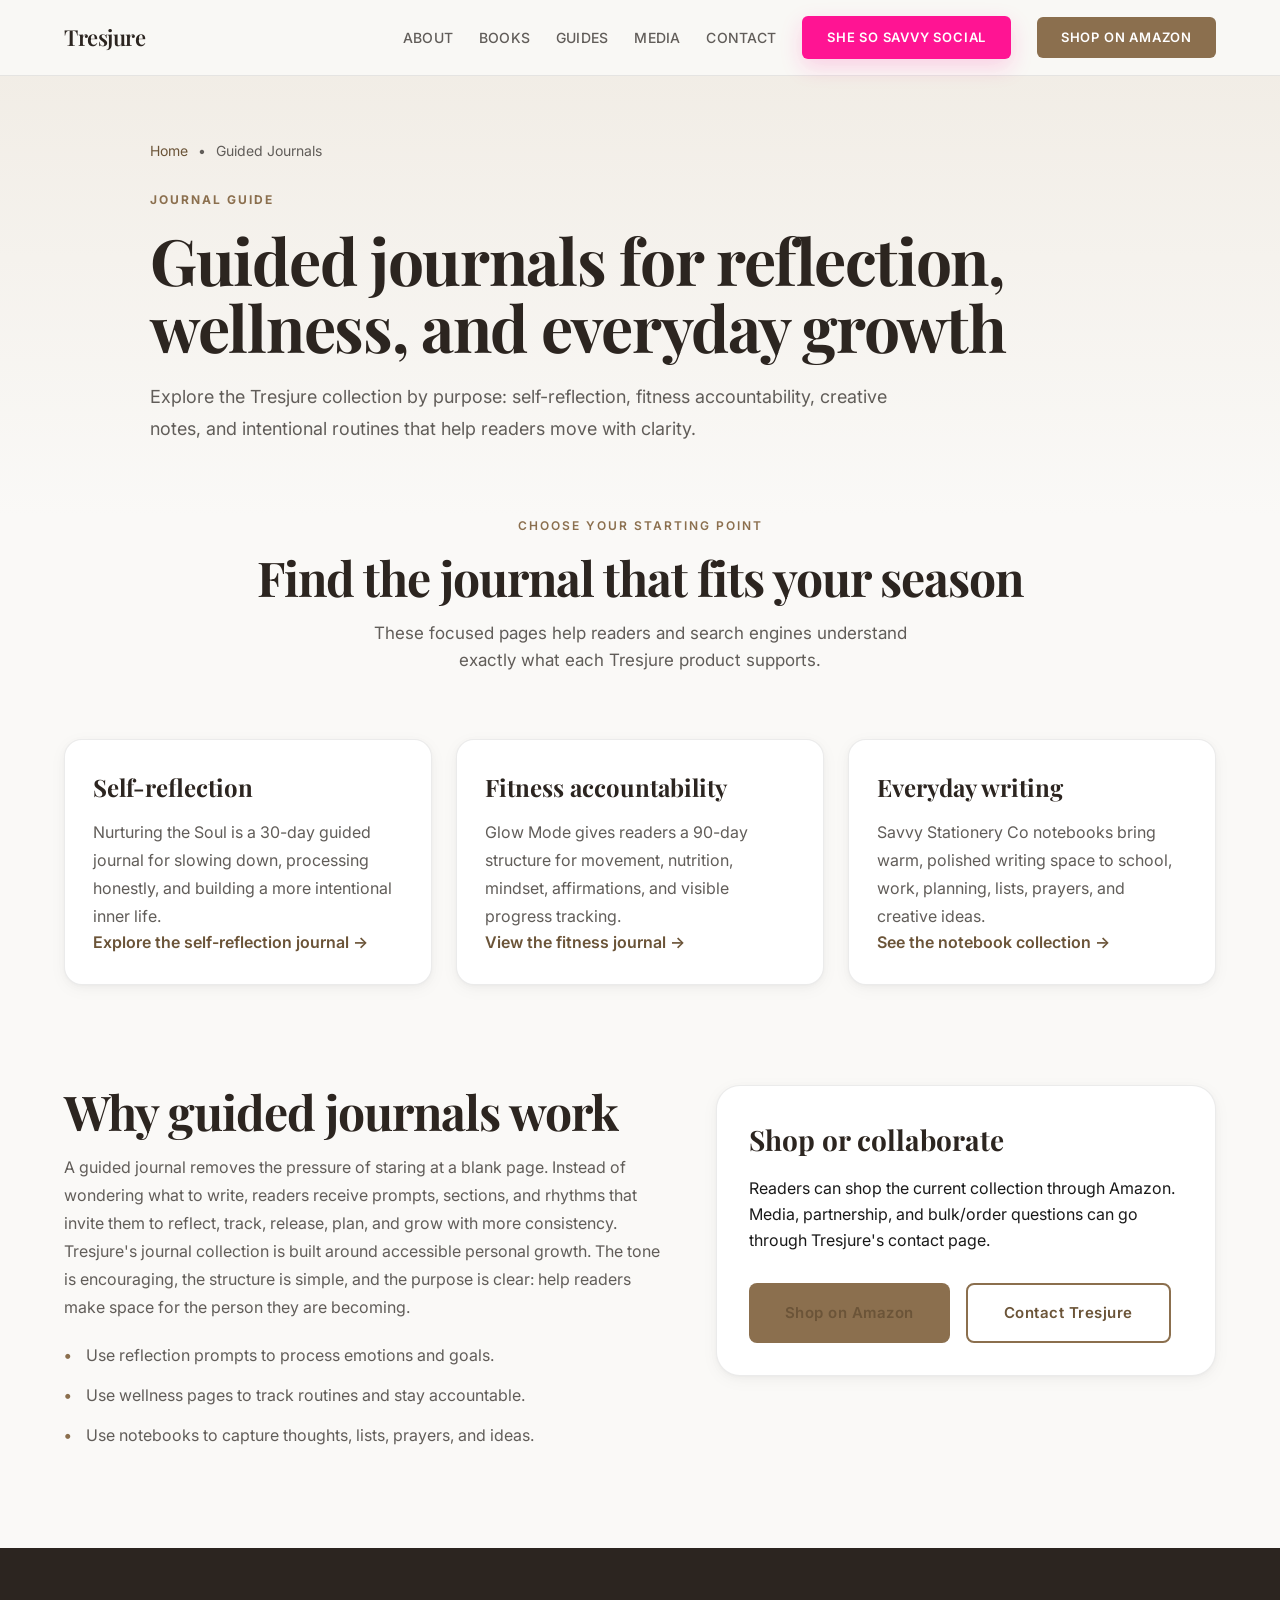
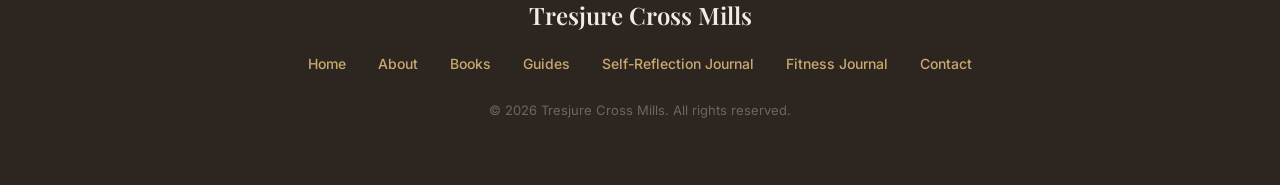
<file: guided-journals.html>
<!DOCTYPE html>
<html lang="en">
<head>
  <meta charset="UTF-8">
  <meta name="viewport" content="width=device-width, initial-scale=1.0">
  <meta name="theme-color" content="#8B6F4E">
  <meta name="msapplication-TileColor" content="#8B6F4E">
  <link rel="icon" type="image/x-icon" href="favicon.ico">
  <link rel="icon" type="image/png" sizes="192x192" href="icon-192.png">
  <link rel="icon" type="image/png" sizes="512x512" href="icon-512.png">
  <link rel="apple-touch-icon" sizes="180x180" href="apple-touch-icon.png">
  <link rel="manifest" href="site.webmanifest">
  <meta name="robots" content="index, follow, max-image-preview:large">
  <title>Guided Journals by Tresjure Cross Mills | Reflection & Wellness</title>
  <meta name="description" content="Find guided journals by Tresjure Cross Mills for self-reflection, wellness, fitness accountability, and intentional everyday writing.">
  <link rel="canonical" href="https://tresjure.com/guided-journals.html">
  <meta property="og:title" content="Guided Journals by Tresjure Cross Mills | Reflection & Wellness">
  <meta property="og:description" content="Find guided journals by Tresjure Cross Mills for self-reflection, wellness, fitness accountability, and intentional everyday writing.">
  <meta property="og:type" content="article">
  <meta property="og:url" content="https://tresjure.com/guided-journals.html">
  <meta property="og:image" content="https://tresjure.com/images/nurturing-the-soul.jpg">
  <meta property="og:site_name" content="Tresjure Cross Mills">
  <meta name="twitter:card" content="summary_large_image">
  <meta name="twitter:title" content="Guided Journals by Tresjure Cross Mills | Reflection & Wellness">
  <meta name="twitter:description" content="Find guided journals by Tresjure Cross Mills for self-reflection, wellness, fitness accountability, and intentional everyday writing.">
  <meta name="twitter:image" content="https://tresjure.com/images/nurturing-the-soul.jpg">
  <script type="application/ld+json">
{
    "@context": "https://schema.org",
    "@graph": [
      {
        "@type": "CollectionPage",
        "name": "Guided Journals by Tresjure Cross Mills",
        "url": "https://tresjure.com/guided-journals.html",
        "description": "A guide to Tresjure Cross Mills guided journals, reflection tools, wellness planners, and stationery."
      },
      {
        "@type": "Person",
        "name": "Tresjure Cross Mills",
        "url": "https://tresjure.com/",
        "sameAs": [
          "https://www.linkedin.com/in/trtresjurecrossmills",
          "https://instagram.com/officialtresjure/",
          "https://www.amazon.com/stores/Tresjure-Cross-Mills/author/B0D7QSCW2Z"
        ],
        "jobTitle": [
          "Author",
          "Speaker",
          "Creator"
        ]
      },
      {
        "@type": "ItemList",
        "name": "Tresjure guided journal collection",
        "itemListElement": [
          {
            "@type": "ListItem",
            "position": 1,
            "name": "Nurturing the Soul",
            "url": "https://tresjure.com/nurturing-the-soul-journal.html"
          },
          {
            "@type": "ListItem",
            "position": 2,
            "name": "Glow Mode: A 90-Day Fitness Journal",
            "url": "https://tresjure.com/glow-mode-fitness-journal.html"
          },
          {
            "@type": "ListItem",
            "position": 3,
            "name": "Savvy Stationery Co notebooks",
            "url": "https://tresjure.com/savvy-stationery-notebooks.html"
          }
        ]
      }
    ]
  }
  </script>
  <link rel="preconnect" href="https://fonts.googleapis.com">
  <link rel="preconnect" href="https://fonts.gstatic.com" crossorigin>
  <link href="https://fonts.googleapis.com/css2?family=Playfair+Display:ital,wght@0,400;0,500;0,600;0,700;1,400;1,500&family=Inter:wght@300;400;500;600;700&display=swap" rel="stylesheet">
  <link rel="stylesheet" href="styles.css?v=savvy-pink-20260504">
</head><body>
  <a href="#main-content" class="skip-link">Skip to content</a>
  <nav>
    <div class="nav-inner">
      <a href="index.html" class="nav-logo">Tresjure</a>
      <ul class="nav-links" id="navLinks">
        <li><a href="about.html">About</a></li>
        <li><a href="books.html">Books</a></li>
        <li><a href="guided-journals.html">Guides</a></li>
        <li><a href="media.html">Media</a></li>
        <li><a href="contact.html">Contact</a></li>
        <li><a href="http://Shesosavvysocial.com" target="_blank" rel="noopener noreferrer" class="nav-cta nav-cta-savvy">She So Savvy Social</a></li>
        <li><a href="https://www.amazon.com/stores/Tresjure-Cross-Mills/author/B0D7QSCW2Z" target="_blank" rel="noopener noreferrer" class="nav-cta">Shop on Amazon</a></li>
      </ul>
      <button class="mobile-menu-btn" onclick="document.getElementById('navLinks').classList.toggle('open')" aria-label="Toggle menu">
        <span></span><span></span><span></span>
      </button>
    </div>
  </nav>
  <main id="main-content">    <section class="page-hero">
      <div class="page-hero-inner fade-in">
        <ul class="breadcrumbs">
          <li><a href="index.html">Home</a></li>
          <li>•</li>
          <li>Guided Journals</li>
        </ul>
        <div class="page-label">Journal Guide</div>
        <h1>Guided journals for reflection, wellness, and everyday growth</h1>
        <div class="page-intro"><p>Explore the Tresjure collection by purpose: self-reflection, fitness accountability, creative notes, and intentional routines that help readers move with clarity.</p></div>
      </div>
    </section>
    <section class="page-section">
      <div class="page-shell">
        <div class="section-header fade-in">
          <div class="section-label">Choose Your Starting Point</div>
          <h2>Find the journal that fits your season</h2>
          <p>These focused pages help readers and search engines understand exactly what each Tresjure product supports.</p>
        </div>
        <div class="page-grid">
          <article class="page-card fade-in"><h3>Self-reflection</h3><p>Nurturing the Soul is a 30-day guided journal for slowing down, processing honestly, and building a more intentional inner life.</p><a href="nurturing-the-soul-journal.html">Explore the self-reflection journal →</a></article>
          <article class="page-card fade-in"><h3>Fitness accountability</h3><p>Glow Mode gives readers a 90-day structure for movement, nutrition, mindset, affirmations, and visible progress tracking.</p><a href="glow-mode-fitness-journal.html">View the fitness journal →</a></article>
          <article class="page-card fade-in"><h3>Everyday writing</h3><p>Savvy Stationery Co notebooks bring warm, polished writing space to school, work, planning, lists, prayers, and creative ideas.</p><a href="savvy-stationery-notebooks.html">See the notebook collection →</a></article>
        </div>
      </div>
    </section>
    <section class="page-section">
      <div class="page-shell page-split">
        <div class="page-copy fade-in">
          <h2>Why guided journals work</h2>
          <p>A guided journal removes the pressure of staring at a blank page. Instead of wondering what to write, readers receive prompts, sections, and rhythms that invite them to reflect, track, release, plan, and grow with more consistency.</p>
          <p>Tresjure's journal collection is built around accessible personal growth. The tone is encouraging, the structure is simple, and the purpose is clear: help readers make space for the person they are becoming.</p>
          <ul>
            <li>Use reflection prompts to process emotions and goals.</li>
            <li>Use wellness pages to track routines and stay accountable.</li>
            <li>Use notebooks to capture thoughts, lists, prayers, and ideas.</li>
          </ul>
        </div>
        <div class="contact-panel fade-in">
          <h3>Shop or collaborate</h3>
          <p>Readers can shop the current collection through Amazon. Media, partnership, and bulk/order questions can go through Tresjure's contact page.</p>
          <div class="page-actions"><a class="btn-primary" href="https://www.amazon.com/stores/Tresjure-Cross-Mills/author/B0D7QSCW2Z" target="_blank" rel="noopener noreferrer">Shop on Amazon</a><a class="btn-secondary" href="contact.html">Contact Tresjure</a></div>
        </div>
      </div>
    </section>
  </main>
  <footer class="page-footer">
    <div class="page-footer-inner">
      <div class="footer-logo">Tresjure Cross Mills</div>
      <ul class="footer-links">
        <li><a href="index.html">Home</a></li>
        <li><a href="about.html">About</a></li>
        <li><a href="books.html">Books</a></li>
        <li><a href="guided-journals.html">Guides</a></li>
        <li><a href="nurturing-the-soul-journal.html">Self-Reflection Journal</a></li>
        <li><a href="glow-mode-fitness-journal.html">Fitness Journal</a></li>
        <li><a href="contact.html">Contact</a></li>
      </ul>
      <div class="footer-copyright">&copy; 2026 Tresjure Cross Mills. All rights reserved.</div>
    </div>
  </footer>
  <script src="main.js" defer></script>
</body>
</html>
</file>
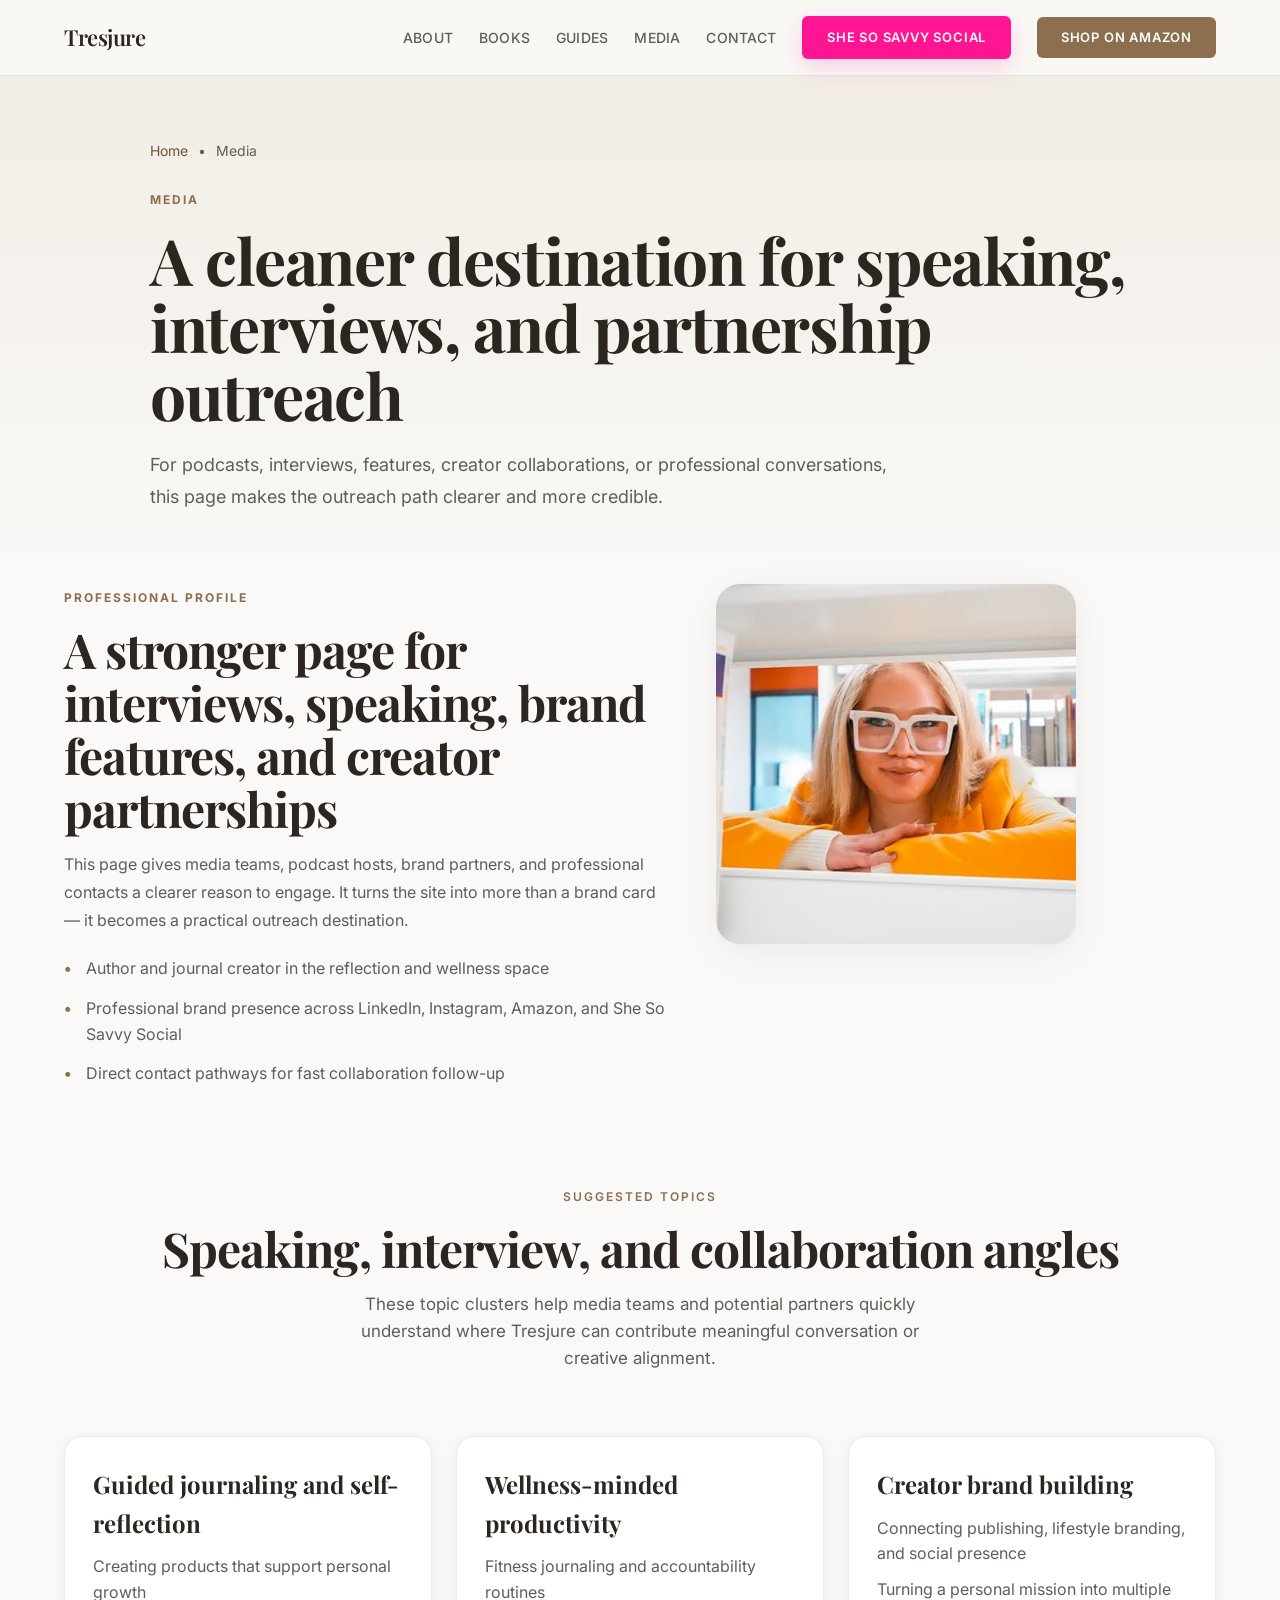
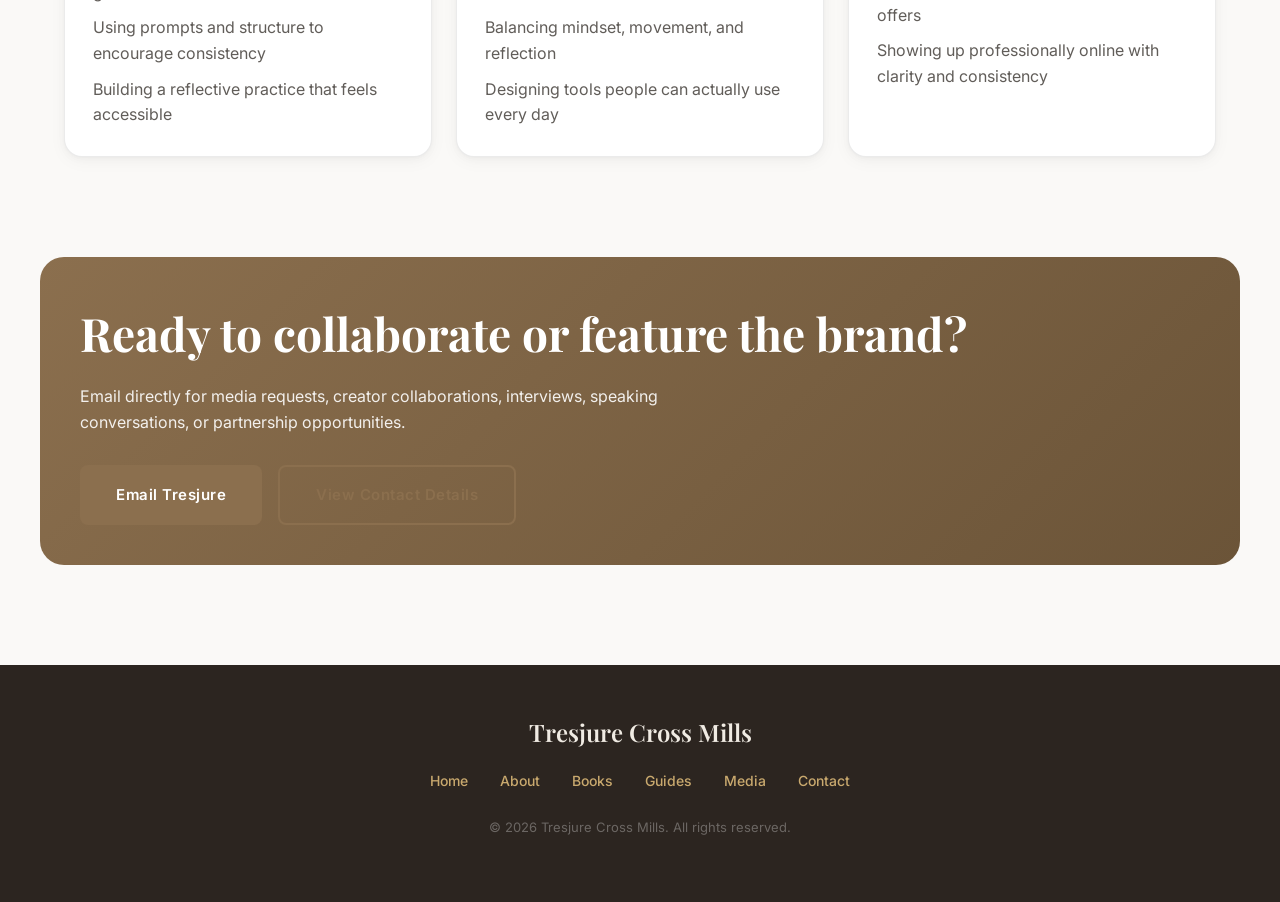
<file: media.html>
<!DOCTYPE html>
<html lang="en">
<head>
  <meta charset="UTF-8">
  <meta name="viewport" content="width=device-width, initial-scale=1.0">
  <meta name="theme-color" content="#8B6F4E">
  <meta name="msapplication-TileColor" content="#8B6F4E">
  <link rel="icon" type="image/x-icon" href="favicon.ico">
  <link rel="icon" type="image/png" sizes="192x192" href="icon-192.png">
  <link rel="icon" type="image/png" sizes="512x512" href="icon-512.png">
  <link rel="apple-touch-icon" sizes="180x180" href="apple-touch-icon.png">
  <link rel="manifest" href="site.webmanifest">
  <meta name="robots" content="index, follow, max-image-preview:large">
  <link rel="preconnect" href="https://fonts.googleapis.com">
  <link rel="preconnect" href="https://fonts.gstatic.com" crossorigin>
  <link href="https://fonts.googleapis.com/css2?family=Playfair+Display:ital,wght@0,400;0,500;0,600;0,700;1,400;1,500&family=Inter:wght@300;400;500;600;700&display=swap" rel="stylesheet">
  <link rel="stylesheet" href="styles.css?v=savvy-pink-20260504">
  <title>Media, Speaking, and Collaboration | Tresjure Cross Mills</title>
  <meta name="description" content="Review speaking topics, collaboration angles, and professional contact options for Tresjure Cross Mills, author, creator, and wellness brand founder.">
  <link rel="canonical" href="https://tresjure.com/media.html">
  <meta property="og:title" content="Media, Speaking, and Collaboration | Tresjure Cross Mills">
  <meta property="og:description" content="Review speaking topics, collaboration angles, and professional contact options for Tresjure Cross Mills, author, creator, and wellness brand founder.">
  <meta property="og:type" content="website">
  <meta property="og:url" content="https://tresjure.com/media.html">
  <meta property="og:image" content="https://tresjure.com/images/tresjure-author.jpg">
  <meta property="og:site_name" content="Tresjure Cross Mills">
  <meta name="twitter:card" content="summary_large_image">
  <meta name="twitter:title" content="Media, Speaking, and Collaboration | Tresjure Cross Mills">
  <meta name="twitter:description" content="Review speaking topics, collaboration angles, and professional contact options for Tresjure Cross Mills, author, creator, and wellness brand founder.">
  <meta name="twitter:image" content="https://tresjure.com/images/tresjure-author.jpg">
  <script type="application/ld+json">
{
    "@context": "https://schema.org",
    "@type": "ProfilePage",
    "name": "Media and Collaboration | Tresjure Cross Mills",
    "url": "https://tresjure.com/media.html",
    "mainEntity": {
      "@type": "Person",
      "name": "Tresjure Cross Mills",
      "jobTitle": ["Author", "Speaker", "Creator"],
      "sameAs": [
        "https://www.linkedin.com/in/trtresjurecrossmills",
        "https://instagram.com/officialtresjure/"
      ]
    }
  }
  </script>
</head>
<body>
  <a href="#main-content" class="skip-link">Skip to content</a>
  <nav>
    <div class="nav-inner">
      <a href="index.html" class="nav-logo">Tresjure</a>
      <ul class="nav-links" id="navLinks">
        <li><a href="about.html">About</a></li>
        <li><a href="books.html">Books</a></li>
        <li><a href="guided-journals.html">Guides</a></li>
        <li><a href="media.html">Media</a></li>
        <li><a href="contact.html">Contact</a></li>
        <li><a href="http://Shesosavvysocial.com" target="_blank" rel="noopener noreferrer" class="nav-cta nav-cta-savvy">She So Savvy Social</a></li>
        <li><a href="https://www.amazon.com/stores/Tresjure-Cross-Mills/author/B0D7QSCW2Z" target="_blank" rel="noopener noreferrer" class="nav-cta">Shop on Amazon</a></li>
      </ul>
      <button class="mobile-menu-btn" onclick="document.getElementById('navLinks').classList.toggle('open')" aria-label="Toggle menu">
        <span></span>
        <span></span>
        <span></span>
      </button>
    </div>
  </nav>

  <main id="main-content">
    <section class="page-hero">
      <div class="page-hero-inner fade-in">
        <ul class="breadcrumbs">
          <li><a href="index.html">Home</a></li>
          <li>•</li>
          <li>Media</li>
        </ul>
        <div class="page-label">Media</div>
        <h1>A cleaner destination for speaking, interviews, and partnership outreach</h1>
        <div class="page-intro"><p>For podcasts, interviews, features, creator collaborations, or professional conversations, this page makes the outreach path clearer and more credible.</p></div>
      </div>
    </section>
    <section class="page-section">
      <div class="page-shell page-split">
        <div class="page-copy fade-in">
          <div class="page-label">Professional Profile</div>
          <h2>A stronger page for interviews, speaking, brand features, and creator partnerships</h2>
          <p>This page gives media teams, podcast hosts, brand partners, and professional contacts a clearer reason to engage. It turns the site into more than a brand card — it becomes a practical outreach destination.</p>
          <ul>
            <li>Author and journal creator in the reflection and wellness space</li>
            <li>Professional brand presence across LinkedIn, Instagram, Amazon, and She So Savvy Social</li>
            <li>Direct contact pathways for fast collaboration follow-up</li>
          </ul>
        </div>
        <div class="media-photo fade-in"><img src="images/tresjure-author.jpg" alt="Tresjure Cross Mills author portrait"></div>
      </div>
    </section>

    <section class="page-section">
      <div class="page-shell">
        <div class="section-header fade-in">
          <div class="section-label">Suggested Topics</div>
          <h2>Speaking, interview, and collaboration angles</h2>
          <p>These topic clusters help media teams and potential partners quickly understand where Tresjure can contribute meaningful conversation or creative alignment.</p>
        </div>
        <div class="media-topic-grid">
          <article class="topic-card fade-in">
            <h3>Guided journaling and self-reflection</h3>
            <ul>
              <li>Creating products that support personal growth</li>
              <li>Using prompts and structure to encourage consistency</li>
              <li>Building a reflective practice that feels accessible</li>
            </ul>
          </article>
          <article class="topic-card fade-in">
            <h3>Wellness-minded productivity</h3>
            <ul>
              <li>Fitness journaling and accountability routines</li>
              <li>Balancing mindset, movement, and reflection</li>
              <li>Designing tools people can actually use every day</li>
            </ul>
          </article>
          <article class="topic-card fade-in">
            <h3>Creator brand building</h3>
            <ul>
              <li>Connecting publishing, lifestyle branding, and social presence</li>
              <li>Turning a personal mission into multiple offers</li>
              <li>Showing up professionally online with clarity and consistency</li>
            </ul>
          </article>
        </div>
      </div>
    </section>

    <section class="page-cta">
      <div class="page-cta-inner fade-in">
        <div class="page-cta-card">
          <h2>Ready to collaborate or feature the brand?</h2>
          <p>Email directly for media requests, creator collaborations, interviews, speaking conversations, or partnership opportunities.</p>
          <div class="page-actions">
            <a href="mailto:tresjuremills@gmail.com?subject=Media%20or%20Collaboration%20Request" class="btn-primary">Email Tresjure</a>
            <a href="contact.html" class="btn-secondary">View Contact Details</a>
          </div>
        </div>
      </div>
    </section>

  </main>
  <footer class="page-footer">
    <div class="page-footer-inner">
      <div class="footer-logo">Tresjure Cross Mills</div>
      <ul class="footer-links">
        <li><a href="index.html">Home</a></li>
        <li><a href="about.html">About</a></li>
        <li><a href="books.html">Books</a></li>
        <li><a href="guided-journals.html">Guides</a></li>
        <li><a href="media.html">Media</a></li>
        <li><a href="contact.html">Contact</a></li>
      </ul>
      <div class="footer-copyright">&copy; 2026 Tresjure Cross Mills. All rights reserved.</div>
    </div>
  </footer>
  <script src="main.js" defer></script>

</body>
</html>
</file>
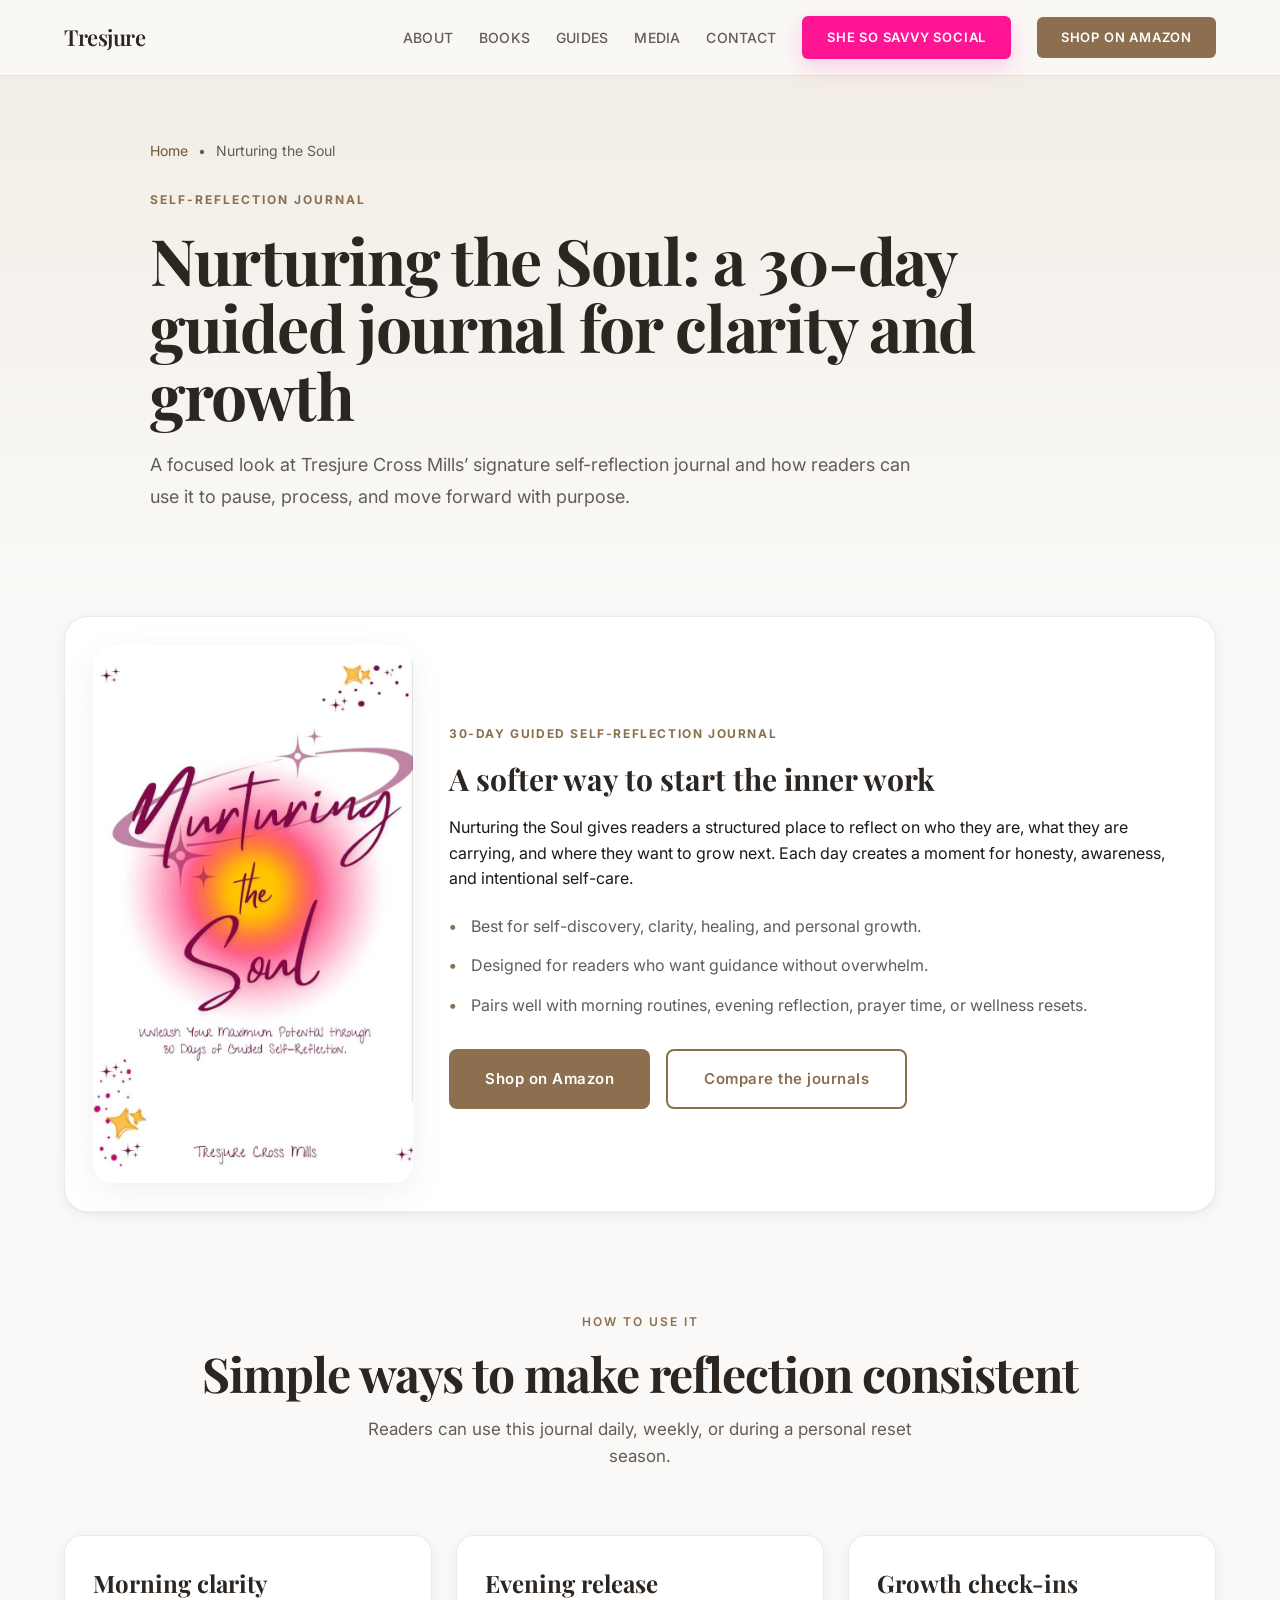
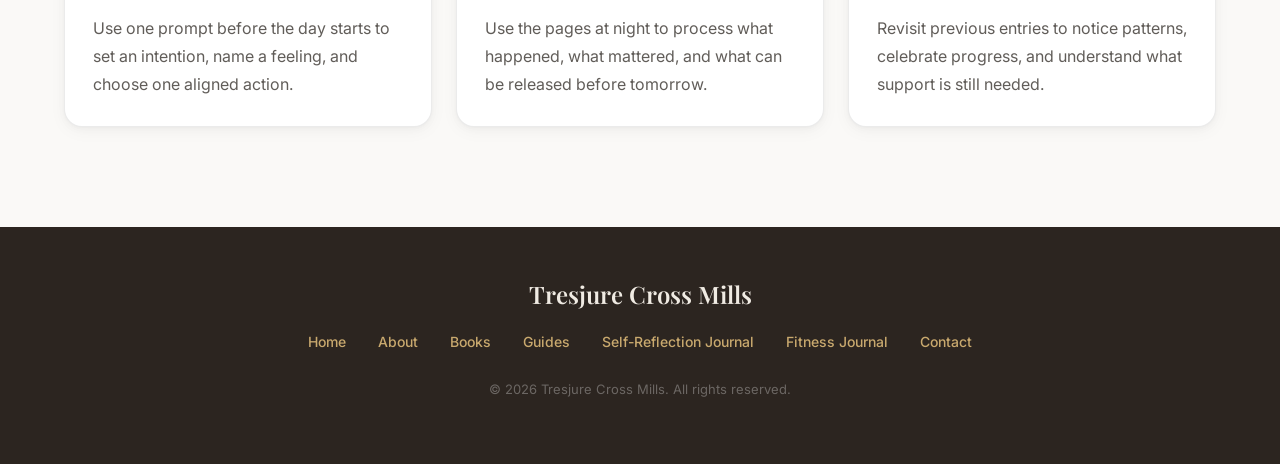
<file: nurturing-the-soul-journal.html>
<!DOCTYPE html>
<html lang="en">
<head>
  <meta charset="UTF-8">
  <meta name="viewport" content="width=device-width, initial-scale=1.0">
  <meta name="theme-color" content="#8B6F4E">
  <meta name="msapplication-TileColor" content="#8B6F4E">
  <link rel="icon" type="image/x-icon" href="favicon.ico">
  <link rel="icon" type="image/png" sizes="192x192" href="icon-192.png">
  <link rel="icon" type="image/png" sizes="512x512" href="icon-512.png">
  <link rel="apple-touch-icon" sizes="180x180" href="apple-touch-icon.png">
  <link rel="manifest" href="site.webmanifest">
  <meta name="robots" content="index, follow, max-image-preview:large">
  <title>Nurturing the Soul Journal | 30-Day Self-Reflection Guide</title>
  <meta name="description" content="Explore Nurturing the Soul by Tresjure Cross Mills, a 30-day guided self-reflection journal for clarity, healing, growth, and purpose.">
  <link rel="canonical" href="https://tresjure.com/nurturing-the-soul-journal.html">
  <meta property="og:title" content="Nurturing the Soul Journal | 30-Day Self-Reflection Guide">
  <meta property="og:description" content="Explore Nurturing the Soul by Tresjure Cross Mills, a 30-day guided self-reflection journal for clarity, healing, growth, and purpose.">
  <meta property="og:type" content="article">
  <meta property="og:url" content="https://tresjure.com/nurturing-the-soul-journal.html">
  <meta property="og:image" content="https://tresjure.com/images/nurturing-the-soul.jpg">
  <meta property="og:site_name" content="Tresjure Cross Mills">
  <meta name="twitter:card" content="summary_large_image">
  <meta name="twitter:title" content="Nurturing the Soul Journal | 30-Day Self-Reflection Guide">
  <meta name="twitter:description" content="Explore Nurturing the Soul by Tresjure Cross Mills, a 30-day guided self-reflection journal for clarity, healing, growth, and purpose.">
  <meta name="twitter:image" content="https://tresjure.com/images/nurturing-the-soul.jpg">
  <script type="application/ld+json">
{
    "@context": "https://schema.org",
    "@graph": [
      {
        "@type": "Book",
        "name": "Nurturing the Soul",
        "author": {
          "@type": "Person",
          "name": "Tresjure Cross Mills"
        },
        "url": "https://tresjure.com/nurturing-the-soul-journal.html",
        "image": "https://tresjure.com/images/nurturing-the-soul.jpg",
        "description": "A 30-day guided self-reflection journal for clarity, healing, growth, and intentional living."
      },
      {
        "@type": "Person",
        "name": "Tresjure Cross Mills",
        "url": "https://tresjure.com/",
        "sameAs": [
          "https://www.linkedin.com/in/trtresjurecrossmills",
          "https://instagram.com/officialtresjure/",
          "https://www.amazon.com/stores/Tresjure-Cross-Mills/author/B0D7QSCW2Z"
        ],
        "jobTitle": [
          "Author",
          "Speaker",
          "Creator"
        ]
      },
      {
        "@type": "FAQPage",
        "mainEntity": [
          {
            "@type": "Question",
            "name": "What is Nurturing the Soul?",
            "acceptedAnswer": {
              "@type": "Answer",
              "text": "Nurturing the Soul is a 30-day guided self-reflection journal by Tresjure Cross Mills."
            }
          },
          {
            "@type": "Question",
            "name": "Who is this self-reflection journal for?",
            "acceptedAnswer": {
              "@type": "Answer",
              "text": "It is for readers who want simple prompts and structure for clarity, emotional reflection, personal growth, and intentional living."
            }
          }
        ]
      }
    ]
  }
  </script>
  <link rel="preconnect" href="https://fonts.googleapis.com">
  <link rel="preconnect" href="https://fonts.gstatic.com" crossorigin>
  <link href="https://fonts.googleapis.com/css2?family=Playfair+Display:ital,wght@0,400;0,500;0,600;0,700;1,400;1,500&family=Inter:wght@300;400;500;600;700&display=swap" rel="stylesheet">
  <link rel="stylesheet" href="styles.css?v=savvy-pink-20260504">
</head><body>
  <a href="#main-content" class="skip-link">Skip to content</a>
  <nav>
    <div class="nav-inner">
      <a href="index.html" class="nav-logo">Tresjure</a>
      <ul class="nav-links" id="navLinks">
        <li><a href="about.html">About</a></li>
        <li><a href="books.html">Books</a></li>
        <li><a href="guided-journals.html">Guides</a></li>
        <li><a href="media.html">Media</a></li>
        <li><a href="contact.html">Contact</a></li>
        <li><a href="http://Shesosavvysocial.com" target="_blank" rel="noopener noreferrer" class="nav-cta nav-cta-savvy">She So Savvy Social</a></li>
        <li><a href="https://www.amazon.com/stores/Tresjure-Cross-Mills/author/B0D7QSCW2Z" target="_blank" rel="noopener noreferrer" class="nav-cta">Shop on Amazon</a></li>
      </ul>
      <button class="mobile-menu-btn" onclick="document.getElementById('navLinks').classList.toggle('open')" aria-label="Toggle menu">
        <span></span><span></span><span></span>
      </button>
    </div>
  </nav>
  <main id="main-content">    <section class="page-hero">
      <div class="page-hero-inner fade-in">
        <ul class="breadcrumbs">
          <li><a href="index.html">Home</a></li>
          <li>•</li>
          <li>Nurturing the Soul</li>
        </ul>
        <div class="page-label">Self-Reflection Journal</div>
        <h1>Nurturing the Soul: a 30-day guided journal for clarity and growth</h1>
        <div class="page-intro"><p>A focused look at Tresjure Cross Mills’ signature self-reflection journal and how readers can use it to pause, process, and move forward with purpose.</p></div>
      </div>
    </section>
    <section class="page-section">
      <div class="page-shell">
        <div class="book-showcase fade-in">
          <div class="book-showcase-image"><img src="images/nurturing-the-soul.jpg" alt="Nurturing the Soul guided self-reflection journal by Tresjure Cross Mills"></div>
          <div class="book-showcase-copy">
            <div class="kicker">30-day guided self-reflection journal</div>
            <h3>A softer way to start the inner work</h3>
            <p>Nurturing the Soul gives readers a structured place to reflect on who they are, what they are carrying, and where they want to grow next. Each day creates a moment for honesty, awareness, and intentional self-care.</p>
            <ul class="book-meta-list"><li>Best for self-discovery, clarity, healing, and personal growth.</li><li>Designed for readers who want guidance without overwhelm.</li><li>Pairs well with morning routines, evening reflection, prayer time, or wellness resets.</li></ul>
            <div class="page-actions"><a href="https://www.amazon.com/stores/Tresjure-Cross-Mills/author/B0D7QSCW2Z" target="_blank" rel="noopener noreferrer" class="btn-primary">Shop on Amazon</a><a href="guided-journals.html" class="btn-secondary">Compare the journals</a></div>
          </div>
        </div>
      </div>
    </section>
    <section class="page-section"><div class="page-shell"><div class="section-header fade-in"><div class="section-label">How to Use It</div><h2>Simple ways to make reflection consistent</h2><p>Readers can use this journal daily, weekly, or during a personal reset season.</p></div><div class="highlight-grid"><article class="highlight-card"><h3>Morning clarity</h3><p>Use one prompt before the day starts to set an intention, name a feeling, and choose one aligned action.</p></article><article class="highlight-card"><h3>Evening release</h3><p>Use the pages at night to process what happened, what mattered, and what can be released before tomorrow.</p></article><article class="highlight-card"><h3>Growth check-ins</h3><p>Revisit previous entries to notice patterns, celebrate progress, and understand what support is still needed.</p></article></div></div></section>
  </main>
  <footer class="page-footer">
    <div class="page-footer-inner">
      <div class="footer-logo">Tresjure Cross Mills</div>
      <ul class="footer-links">
        <li><a href="index.html">Home</a></li>
        <li><a href="about.html">About</a></li>
        <li><a href="books.html">Books</a></li>
        <li><a href="guided-journals.html">Guides</a></li>
        <li><a href="nurturing-the-soul-journal.html">Self-Reflection Journal</a></li>
        <li><a href="glow-mode-fitness-journal.html">Fitness Journal</a></li>
        <li><a href="contact.html">Contact</a></li>
      </ul>
      <div class="footer-copyright">&copy; 2026 Tresjure Cross Mills. All rights reserved.</div>
    </div>
  </footer>
  <script src="main.js" defer></script>
</body>
</html>
</file>
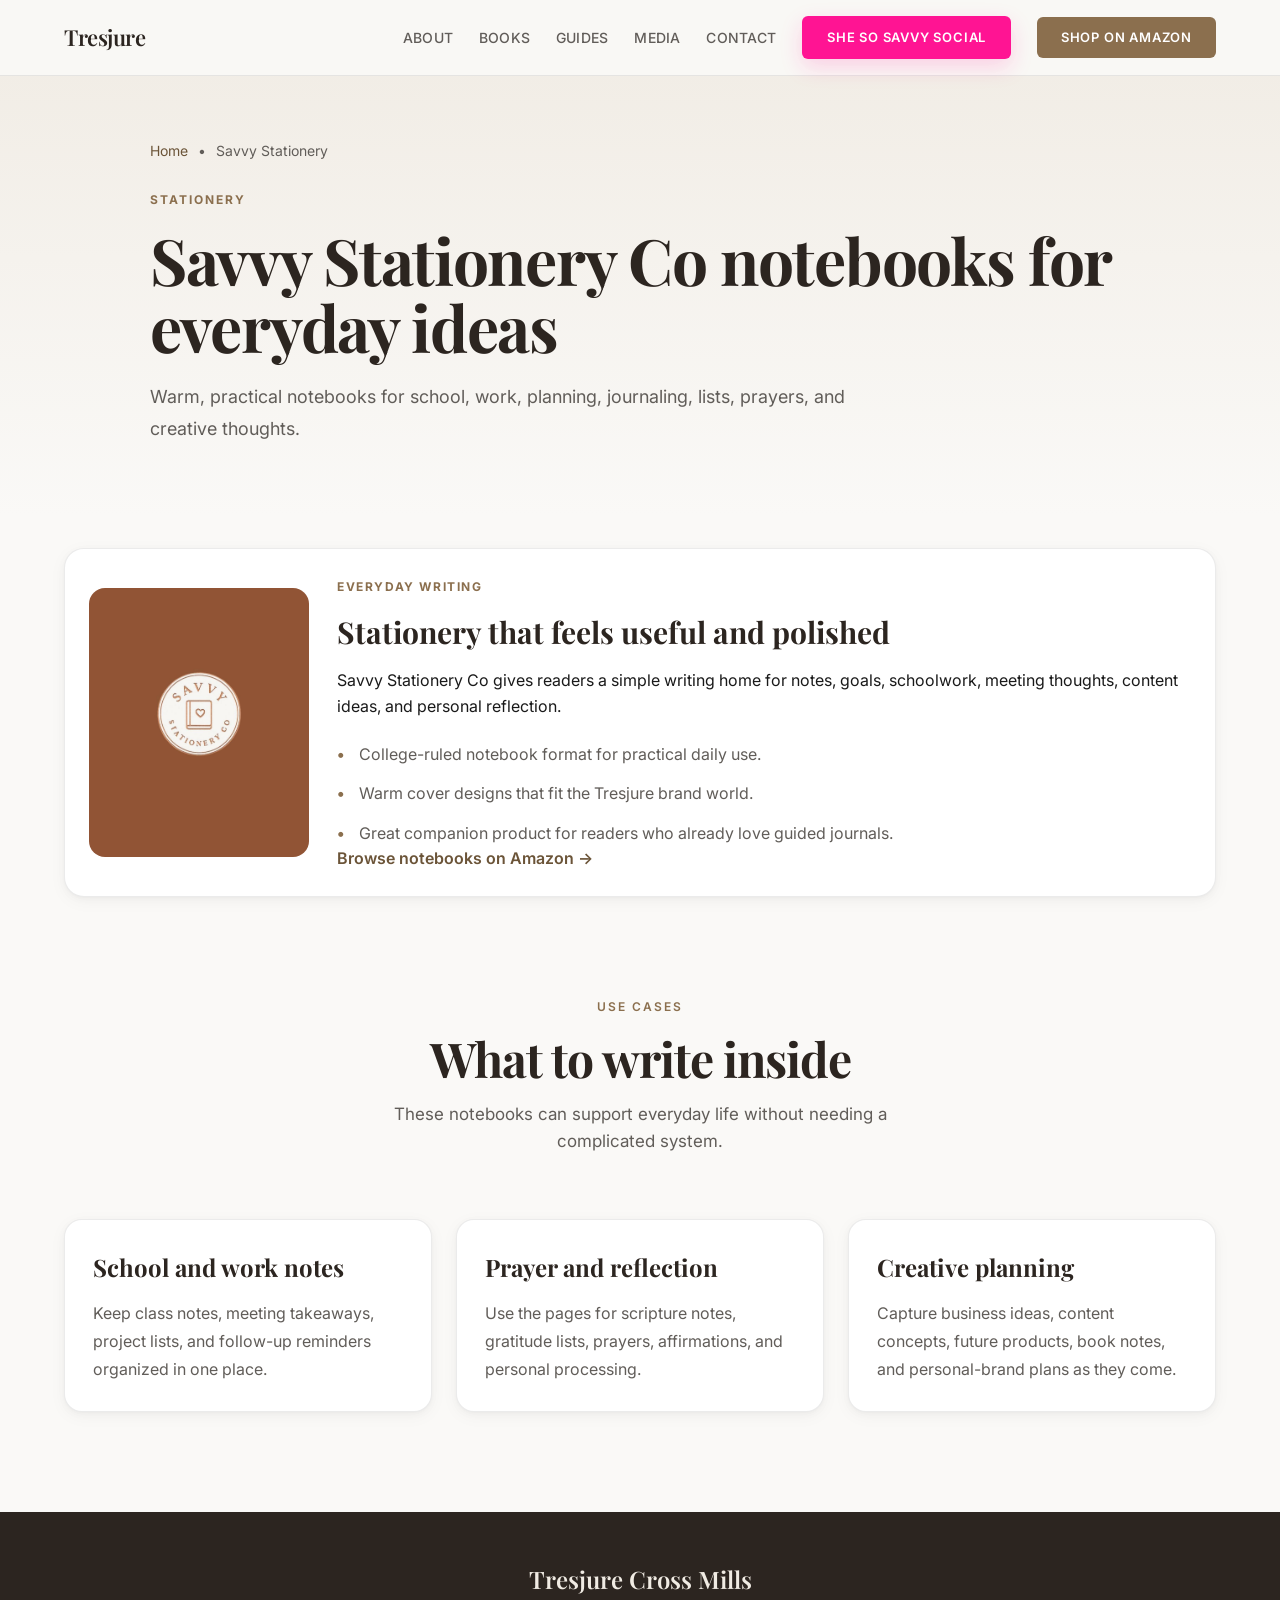
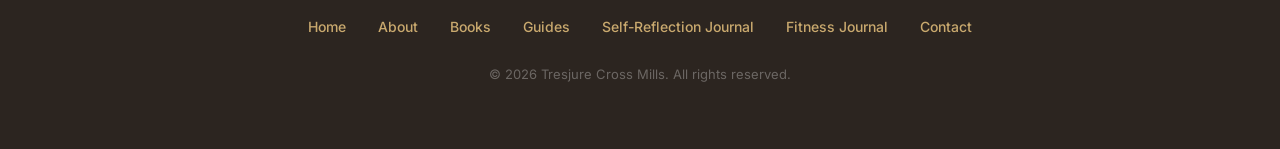
<file: savvy-stationery-notebooks.html>
<!DOCTYPE html>
<html lang="en">
<head>
  <meta charset="UTF-8">
  <meta name="viewport" content="width=device-width, initial-scale=1.0">
  <meta name="theme-color" content="#8B6F4E">
  <meta name="msapplication-TileColor" content="#8B6F4E">
  <link rel="icon" type="image/x-icon" href="favicon.ico">
  <link rel="icon" type="image/png" sizes="192x192" href="icon-192.png">
  <link rel="icon" type="image/png" sizes="512x512" href="icon-512.png">
  <link rel="apple-touch-icon" sizes="180x180" href="apple-touch-icon.png">
  <link rel="manifest" href="site.webmanifest">
  <meta name="robots" content="index, follow, max-image-preview:large">
  <title>Savvy Stationery Co Notebooks | Tresjure Cross Mills</title>
  <meta name="description" content="Explore Savvy Stationery Co notebooks by Tresjure Cross Mills for school, work, journaling, notes, planning, and everyday creative writing.">
  <link rel="canonical" href="https://tresjure.com/savvy-stationery-notebooks.html">
  <meta property="og:title" content="Savvy Stationery Co Notebooks | Tresjure Cross Mills">
  <meta property="og:description" content="Explore Savvy Stationery Co notebooks by Tresjure Cross Mills for school, work, journaling, notes, planning, and everyday creative writing.">
  <meta property="og:type" content="article">
  <meta property="og:url" content="https://tresjure.com/savvy-stationery-notebooks.html">
  <meta property="og:image" content="https://tresjure.com/images/savvy-stationery-terracotta.jpg">
  <meta property="og:site_name" content="Tresjure Cross Mills">
  <meta name="twitter:card" content="summary_large_image">
  <meta name="twitter:title" content="Savvy Stationery Co Notebooks | Tresjure Cross Mills">
  <meta name="twitter:description" content="Explore Savvy Stationery Co notebooks by Tresjure Cross Mills for school, work, journaling, notes, planning, and everyday creative writing.">
  <meta name="twitter:image" content="https://tresjure.com/images/savvy-stationery-terracotta.jpg">
  <script type="application/ld+json">
{
    "@context": "https://schema.org",
    "@graph": [
      {
        "@type": "CollectionPage",
        "name": "Savvy Stationery Co Notebooks",
        "url": "https://tresjure.com/savvy-stationery-notebooks.html",
        "description": "Everyday notebooks by Tresjure Cross Mills for school, work, journaling, planning, and creative writing."
      },
      {
        "@type": "Person",
        "name": "Tresjure Cross Mills",
        "url": "https://tresjure.com/",
        "sameAs": [
          "https://www.linkedin.com/in/trtresjurecrossmills",
          "https://instagram.com/officialtresjure/",
          "https://www.amazon.com/stores/Tresjure-Cross-Mills/author/B0D7QSCW2Z"
        ],
        "jobTitle": [
          "Author",
          "Speaker",
          "Creator"
        ]
      }
    ]
  }
  </script>
  <link rel="preconnect" href="https://fonts.googleapis.com">
  <link rel="preconnect" href="https://fonts.gstatic.com" crossorigin>
  <link href="https://fonts.googleapis.com/css2?family=Playfair+Display:ital,wght@0,400;0,500;0,600;0,700;1,400;1,500&family=Inter:wght@300;400;500;600;700&display=swap" rel="stylesheet">
  <link rel="stylesheet" href="styles.css?v=savvy-pink-20260504">
</head><body>
  <a href="#main-content" class="skip-link">Skip to content</a>
  <nav>
    <div class="nav-inner">
      <a href="index.html" class="nav-logo">Tresjure</a>
      <ul class="nav-links" id="navLinks">
        <li><a href="about.html">About</a></li>
        <li><a href="books.html">Books</a></li>
        <li><a href="guided-journals.html">Guides</a></li>
        <li><a href="media.html">Media</a></li>
        <li><a href="contact.html">Contact</a></li>
        <li><a href="http://Shesosavvysocial.com" target="_blank" rel="noopener noreferrer" class="nav-cta nav-cta-savvy">She So Savvy Social</a></li>
        <li><a href="https://www.amazon.com/stores/Tresjure-Cross-Mills/author/B0D7QSCW2Z" target="_blank" rel="noopener noreferrer" class="nav-cta">Shop on Amazon</a></li>
      </ul>
      <button class="mobile-menu-btn" onclick="document.getElementById('navLinks').classList.toggle('open')" aria-label="Toggle menu">
        <span></span><span></span><span></span>
      </button>
    </div>
  </nav>
  <main id="main-content">    <section class="page-hero">
      <div class="page-hero-inner fade-in">
        <ul class="breadcrumbs">
          <li><a href="index.html">Home</a></li>
          <li>•</li>
          <li>Savvy Stationery</li>
        </ul>
        <div class="page-label">Stationery</div>
        <h1>Savvy Stationery Co notebooks for everyday ideas</h1>
        <div class="page-intro"><p>Warm, practical notebooks for school, work, planning, journaling, lists, prayers, and creative thoughts.</p></div>
      </div>
    </section>
    <section class="page-section"><div class="page-shell"><div class="book-row-grid"><article class="book-row fade-in"><div class="book-row-cover"><img src="images/savvy-stationery-terracotta.jpg" alt="Savvy Stationery Co terracotta notebook"></div><div class="book-row-content"><div class="kicker">Everyday writing</div><h3>Stationery that feels useful and polished</h3><p>Savvy Stationery Co gives readers a simple writing home for notes, goals, schoolwork, meeting thoughts, content ideas, and personal reflection.</p><ul class="book-meta-list"><li>College-ruled notebook format for practical daily use.</li><li>Warm cover designs that fit the Tresjure brand world.</li><li>Great companion product for readers who already love guided journals.</li></ul><a href="https://www.amazon.com/stores/Tresjure-Cross-Mills/author/B0D7QSCW2Z" target="_blank" rel="noopener noreferrer" class="inline-link">Browse notebooks on Amazon →</a></div></article></div></div></section>
    <section class="page-section"><div class="page-shell"><div class="section-header fade-in"><div class="section-label">Use Cases</div><h2>What to write inside</h2><p>These notebooks can support everyday life without needing a complicated system.</p></div><div class="page-grid"><article class="page-card"><h3>School and work notes</h3><p>Keep class notes, meeting takeaways, project lists, and follow-up reminders organized in one place.</p></article><article class="page-card"><h3>Prayer and reflection</h3><p>Use the pages for scripture notes, gratitude lists, prayers, affirmations, and personal processing.</p></article><article class="page-card"><h3>Creative planning</h3><p>Capture business ideas, content concepts, future products, book notes, and personal-brand plans as they come.</p></article></div></div></section>
  </main>
  <footer class="page-footer">
    <div class="page-footer-inner">
      <div class="footer-logo">Tresjure Cross Mills</div>
      <ul class="footer-links">
        <li><a href="index.html">Home</a></li>
        <li><a href="about.html">About</a></li>
        <li><a href="books.html">Books</a></li>
        <li><a href="guided-journals.html">Guides</a></li>
        <li><a href="nurturing-the-soul-journal.html">Self-Reflection Journal</a></li>
        <li><a href="glow-mode-fitness-journal.html">Fitness Journal</a></li>
        <li><a href="contact.html">Contact</a></li>
      </ul>
      <div class="footer-copyright">&copy; 2026 Tresjure Cross Mills. All rights reserved.</div>
    </div>
  </footer>
  <script src="main.js" defer></script>
</body>
</html>
</file>
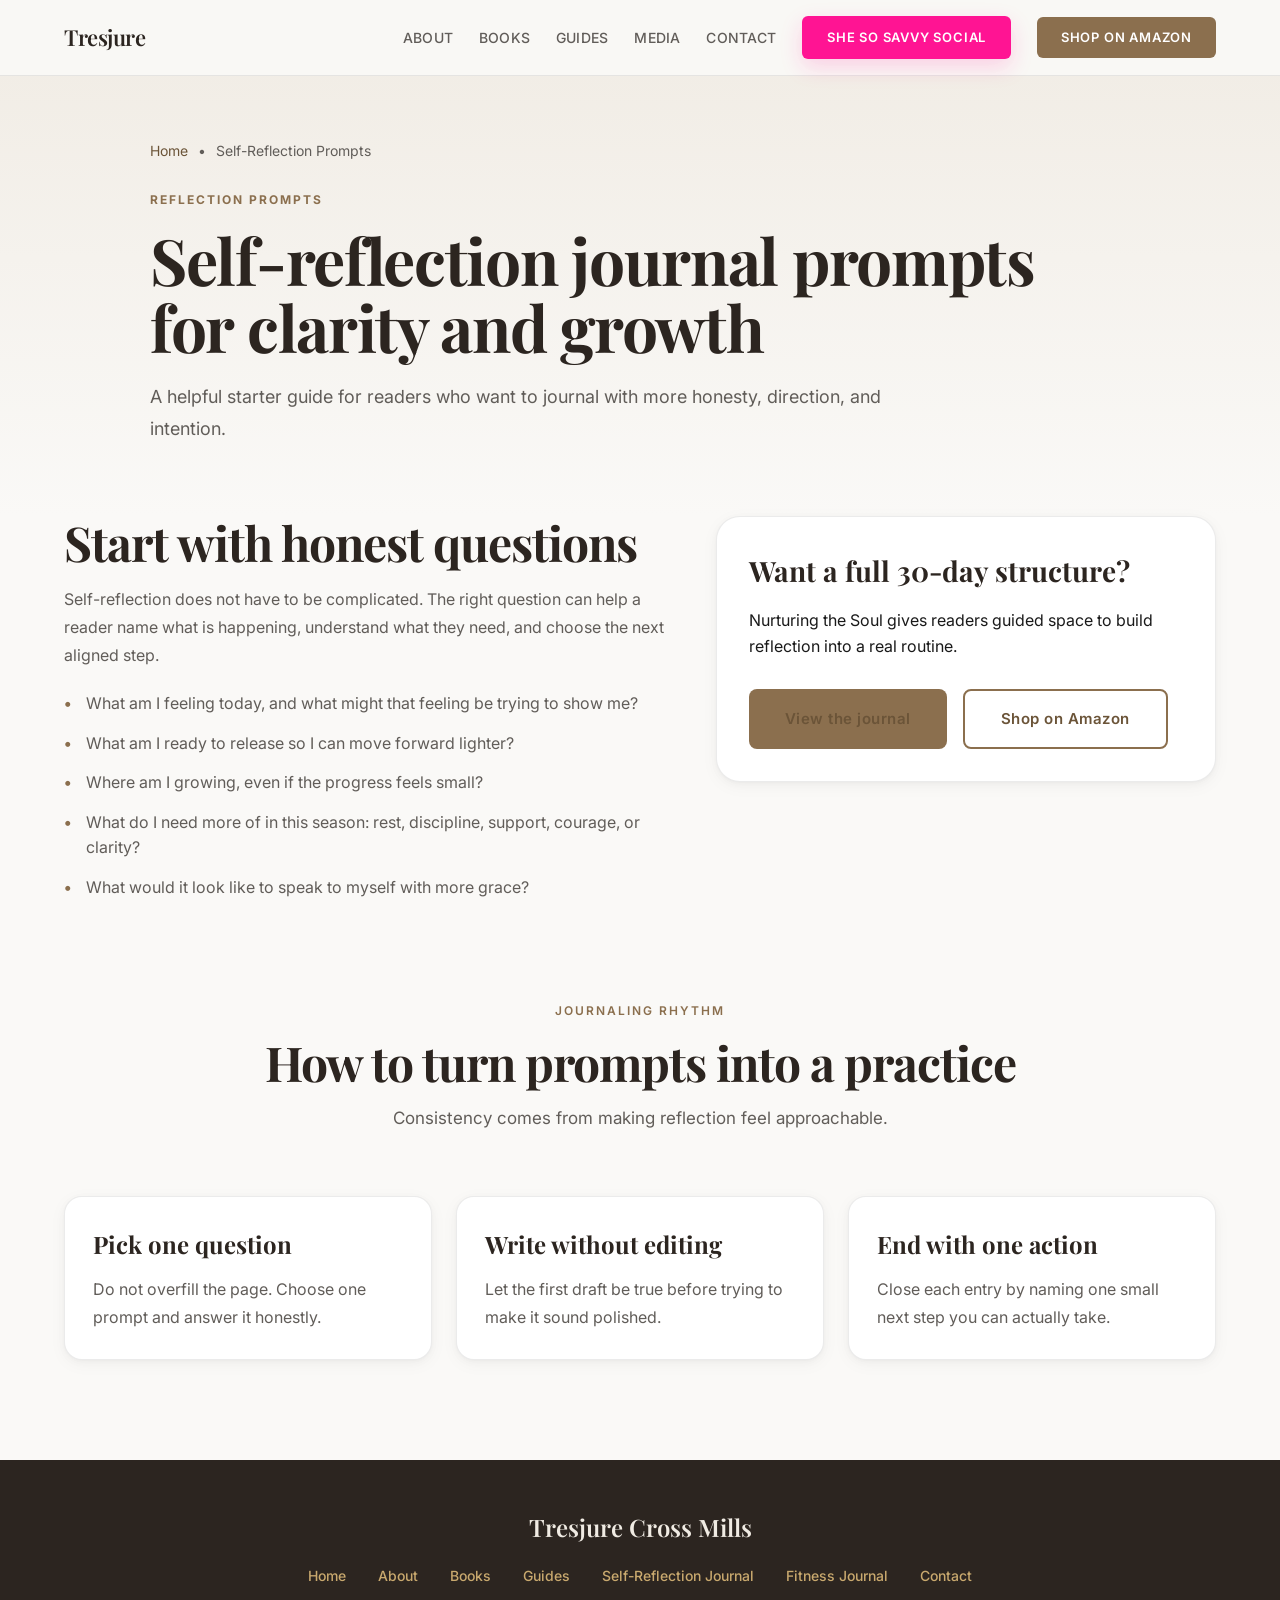
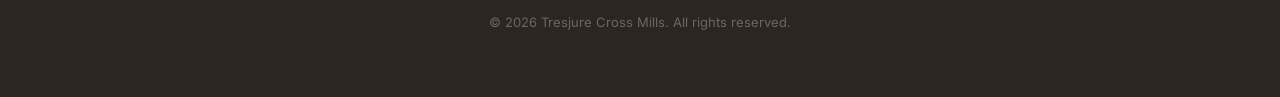
<file: self-reflection-journal-prompts.html>
<!DOCTYPE html>
<html lang="en">
<head>
  <meta charset="UTF-8">
  <meta name="viewport" content="width=device-width, initial-scale=1.0">
  <meta name="theme-color" content="#8B6F4E">
  <meta name="msapplication-TileColor" content="#8B6F4E">
  <link rel="icon" type="image/x-icon" href="favicon.ico">
  <link rel="icon" type="image/png" sizes="192x192" href="icon-192.png">
  <link rel="icon" type="image/png" sizes="512x512" href="icon-512.png">
  <link rel="apple-touch-icon" sizes="180x180" href="apple-touch-icon.png">
  <link rel="manifest" href="site.webmanifest">
  <meta name="robots" content="index, follow, max-image-preview:large">
  <title>Self-Reflection Journal Prompts | Tresjure Cross Mills</title>
  <meta name="description" content="Use these self-reflection journal prompts from Tresjure Cross Mills for clarity, emotional check-ins, personal growth, and intentional living.">
  <link rel="canonical" href="https://tresjure.com/self-reflection-journal-prompts.html">
  <meta property="og:title" content="Self-Reflection Journal Prompts | Tresjure Cross Mills">
  <meta property="og:description" content="Use these self-reflection journal prompts from Tresjure Cross Mills for clarity, emotional check-ins, personal growth, and intentional living.">
  <meta property="og:type" content="article">
  <meta property="og:url" content="https://tresjure.com/self-reflection-journal-prompts.html">
  <meta property="og:image" content="https://tresjure.com/images/nurturing-the-soul-lg.jpg">
  <meta property="og:site_name" content="Tresjure Cross Mills">
  <meta name="twitter:card" content="summary_large_image">
  <meta name="twitter:title" content="Self-Reflection Journal Prompts | Tresjure Cross Mills">
  <meta name="twitter:description" content="Use these self-reflection journal prompts from Tresjure Cross Mills for clarity, emotional check-ins, personal growth, and intentional living.">
  <meta name="twitter:image" content="https://tresjure.com/images/nurturing-the-soul-lg.jpg">
  <script type="application/ld+json">
{
    "@context": "https://schema.org",
    "@graph": [
      {
        "@type": "Article",
        "headline": "Self-Reflection Journal Prompts",
        "author": {
          "@type": "Person",
          "name": "Tresjure Cross Mills"
        },
        "url": "https://tresjure.com/self-reflection-journal-prompts.html",
        "description": "Self-reflection journal prompts for clarity, emotional check-ins, personal growth, and intentional living."
      },
      {
        "@type": "Person",
        "name": "Tresjure Cross Mills",
        "url": "https://tresjure.com/",
        "sameAs": [
          "https://www.linkedin.com/in/trtresjurecrossmills",
          "https://instagram.com/officialtresjure/",
          "https://www.amazon.com/stores/Tresjure-Cross-Mills/author/B0D7QSCW2Z"
        ],
        "jobTitle": [
          "Author",
          "Speaker",
          "Creator"
        ]
      }
    ]
  }
  </script>
  <link rel="preconnect" href="https://fonts.googleapis.com">
  <link rel="preconnect" href="https://fonts.gstatic.com" crossorigin>
  <link href="https://fonts.googleapis.com/css2?family=Playfair+Display:ital,wght@0,400;0,500;0,600;0,700;1,400;1,500&family=Inter:wght@300;400;500;600;700&display=swap" rel="stylesheet">
  <link rel="stylesheet" href="styles.css?v=savvy-pink-20260504">
</head><body>
  <a href="#main-content" class="skip-link">Skip to content</a>
  <nav>
    <div class="nav-inner">
      <a href="index.html" class="nav-logo">Tresjure</a>
      <ul class="nav-links" id="navLinks">
        <li><a href="about.html">About</a></li>
        <li><a href="books.html">Books</a></li>
        <li><a href="guided-journals.html">Guides</a></li>
        <li><a href="media.html">Media</a></li>
        <li><a href="contact.html">Contact</a></li>
        <li><a href="http://Shesosavvysocial.com" target="_blank" rel="noopener noreferrer" class="nav-cta nav-cta-savvy">She So Savvy Social</a></li>
        <li><a href="https://www.amazon.com/stores/Tresjure-Cross-Mills/author/B0D7QSCW2Z" target="_blank" rel="noopener noreferrer" class="nav-cta">Shop on Amazon</a></li>
      </ul>
      <button class="mobile-menu-btn" onclick="document.getElementById('navLinks').classList.toggle('open')" aria-label="Toggle menu">
        <span></span><span></span><span></span>
      </button>
    </div>
  </nav>
  <main id="main-content">    <section class="page-hero">
      <div class="page-hero-inner fade-in">
        <ul class="breadcrumbs">
          <li><a href="index.html">Home</a></li>
          <li>•</li>
          <li>Self-Reflection Prompts</li>
        </ul>
        <div class="page-label">Reflection Prompts</div>
        <h1>Self-reflection journal prompts for clarity and growth</h1>
        <div class="page-intro"><p>A helpful starter guide for readers who want to journal with more honesty, direction, and intention.</p></div>
      </div>
    </section>
    <section class="page-section"><div class="page-shell page-split"><div class="page-copy fade-in"><h2>Start with honest questions</h2><p>Self-reflection does not have to be complicated. The right question can help a reader name what is happening, understand what they need, and choose the next aligned step.</p><ul><li>What am I feeling today, and what might that feeling be trying to show me?</li><li>What am I ready to release so I can move forward lighter?</li><li>Where am I growing, even if the progress feels small?</li><li>What do I need more of in this season: rest, discipline, support, courage, or clarity?</li><li>What would it look like to speak to myself with more grace?</li></ul></div><div class="contact-panel fade-in"><h3>Want a full 30-day structure?</h3><p>Nurturing the Soul gives readers guided space to build reflection into a real routine.</p><div class="page-actions"><a class="btn-primary" href="nurturing-the-soul-journal.html">View the journal</a><a class="btn-secondary" href="https://www.amazon.com/stores/Tresjure-Cross-Mills/author/B0D7QSCW2Z" target="_blank" rel="noopener noreferrer">Shop on Amazon</a></div></div></div></section>
    <section class="page-section"><div class="page-shell"><div class="section-header fade-in"><div class="section-label">Journaling Rhythm</div><h2>How to turn prompts into a practice</h2><p>Consistency comes from making reflection feel approachable.</p></div><div class="highlight-grid"><article class="highlight-card"><h3>Pick one question</h3><p>Do not overfill the page. Choose one prompt and answer it honestly.</p></article><article class="highlight-card"><h3>Write without editing</h3><p>Let the first draft be true before trying to make it sound polished.</p></article><article class="highlight-card"><h3>End with one action</h3><p>Close each entry by naming one small next step you can actually take.</p></article></div></div></section>
  </main>
  <footer class="page-footer">
    <div class="page-footer-inner">
      <div class="footer-logo">Tresjure Cross Mills</div>
      <ul class="footer-links">
        <li><a href="index.html">Home</a></li>
        <li><a href="about.html">About</a></li>
        <li><a href="books.html">Books</a></li>
        <li><a href="guided-journals.html">Guides</a></li>
        <li><a href="nurturing-the-soul-journal.html">Self-Reflection Journal</a></li>
        <li><a href="glow-mode-fitness-journal.html">Fitness Journal</a></li>
        <li><a href="contact.html">Contact</a></li>
      </ul>
      <div class="footer-copyright">&copy; 2026 Tresjure Cross Mills. All rights reserved.</div>
    </div>
  </footer>
  <script src="main.js" defer></script>
</body>
</html>
</file>
<file: styles.css>
*, *::before, *::after { margin: 0; padding: 0; box-sizing: border-box; }

    :root {
      --color-bg: #faf9f7;
      --color-white: #ffffff;
      --color-text: rgba(0,0,0,0.90);
      --color-text-secondary: #615d59;
      --color-text-muted: #a39e98;
      --color-accent: #8B6F4E;
      --color-accent-dark: #6B5438;
      --color-accent-light: #C9A96E;
      --color-warm-white: #f6f5f4;
      --color-warm-cream: #F0EBE3;
      --color-dark: #2C2520;
      --color-dark-warm: #31302e;
      --border-whisper: 1px solid rgba(0,0,0,0.08);
      --shadow-card: rgba(0,0,0,0.04) 0px 4px 18px, rgba(0,0,0,0.027) 0px 2px 8px, rgba(0,0,0,0.02) 0px 1px 3px;
      --shadow-deep: rgba(0,0,0,0.03) 0px 4px 24px, rgba(0,0,0,0.04) 0px 12px 48px;
      --font-display: 'Playfair Display', Georgia, 'Times New Roman', serif;
      --font-body: 'Inter', system-ui, -apple-system, 'Segoe UI', Roboto, sans-serif;
    }

    html { scroll-behavior: smooth; }

    body {
      font-family: var(--font-body);
      color: var(--color-text);
      background: var(--color-bg);
      line-height: 1.6;
      -webkit-font-smoothing: antialiased;
      -moz-osx-font-smoothing: grayscale;
    }

    /* ===== NAVIGATION ===== */
    nav {
      position: fixed;
      top: 0;
      left: 0;
      right: 0;
      z-index: 100;
      background: rgba(250, 249, 247, 0.92);
      backdrop-filter: blur(20px);
      -webkit-backdrop-filter: blur(20px);
      border-bottom: var(--border-whisper);
      transition: all 0.3s ease;
    }

    .nav-inner {
      max-width: 1200px;
      margin: 0 auto;
      padding: 16px 24px;
      display: flex;
      align-items: center;
      justify-content: space-between;
    }

    .nav-logo {
      font-family: var(--font-display);
      font-size: 22px;
      font-weight: 600;
      color: var(--color-dark);
      text-decoration: none;
      letter-spacing: -0.5px;
    }

    .nav-links {
      display: flex;
      align-items: center;
      gap: clamp(14px, 2vw, 28px);
      list-style: none;
    }

    .nav-links a {
      font-size: 14px;
      font-weight: 500;
      color: var(--color-text-secondary);
      text-decoration: none;
      transition: color 0.2s;
      letter-spacing: 0.3px;
      text-transform: uppercase;
    }

    .nav-links a:hover { color: var(--color-accent); }

    .nav-cta {
      background: var(--color-accent) !important;
      color: var(--color-white) !important;
      padding: 10px 24px;
      border-radius: 6px;
      font-weight: 600 !important;
      text-transform: uppercase !important;
      font-size: 13px !important;
      letter-spacing: 0.8px !important;
      transition: all 0.3s !important;
      display: inline-block;
    }

    .nav-cta:hover {
      background: var(--color-accent-dark) !important;
      transform: translateY(-1px);
    }

    .nav-cta-savvy {
      background: #ff1493 !important;
      color: var(--color-white) !important;
      border: 1px solid rgba(255,20,147,0.32);
      box-shadow: 0 8px 22px rgba(255,20,147,0.18);
      white-space: nowrap;
    }

    .nav-cta-savvy:hover {
      background: #e6007e !important;
      color: var(--color-white) !important;
      box-shadow: 0 10px 26px rgba(230,0,126,0.24);
    }

    .btn-savvy-pink {
      background: #ff1493 !important;
      color: #ffffff !important;
      box-shadow: 0 12px 30px rgba(255,20,147,0.24);
    }

    .btn-savvy-pink:hover {
      background: #e6007e !important;
      color: #ffffff !important;
      box-shadow: 0 16px 36px rgba(230,0,126,0.3);
    }

    .mobile-menu-btn {
      display: none;
      background: none;
      border: none;
      cursor: pointer;
      padding: 8px;
    }

    .mobile-menu-btn span {
      display: block;
      width: 24px;
      height: 2px;
      background: var(--color-dark);
      margin: 5px 0;
      transition: all 0.3s;
    }

    /* ===== HERO ===== */
    .hero {
      min-height: 100vh;
      display: flex;
      align-items: center;
      justify-content: center;
      padding: 120px 24px 80px;
      background: linear-gradient(180deg, var(--color-warm-cream) 0%, var(--color-bg) 100%);
      position: relative;
      overflow: hidden;
    }

    .hero::before {
      content: '';
      position: absolute;
      top: -120px;
      right: -120px;
      width: 500px;
      height: 500px;
      background: radial-gradient(circle, rgba(139,111,78,0.06) 0%, transparent 70%);
      border-radius: 50%;
    }

    .hero::after {
      content: '';
      position: absolute;
      bottom: -80px;
      left: -80px;
      width: 400px;
      height: 400px;
      background: radial-gradient(circle, rgba(201,169,110,0.05) 0%, transparent 70%);
      border-radius: 50%;
    }

    .hero-inner {
      max-width: 900px;
      text-align: center;
      position: relative;
      z-index: 1;
    }

    .hero-badge {
      display: inline-block;
      background: rgba(139,111,78,0.1);
      color: var(--color-accent);
      padding: 6px 16px;
      border-radius: 9999px;
      font-size: 12px;
      font-weight: 600;
      letter-spacing: 1.5px;
      text-transform: uppercase;
      margin-bottom: 32px;
    }

    .hero h1 {
      font-family: var(--font-display);
      font-size: clamp(40px, 7vw, 72px);
      font-weight: 700;
      line-height: 1.05;
      letter-spacing: -1.5px;
      color: var(--color-dark);
      margin-bottom: 24px;
    }

    .hero h1 em {
      font-style: italic;
      color: var(--color-accent);
    }

    .hero-subtitle {
      font-size: clamp(16px, 2.5vw, 20px);
      font-weight: 400;
      line-height: 1.6;
      color: var(--color-text-secondary);
      max-width: 600px;
      margin: 0 auto 40px;
    }

    .hero-buttons {
      display: flex;
      gap: 16px;
      justify-content: center;
      flex-wrap: wrap;
    }

    .btn-primary {
      display: inline-flex;
      align-items: center;
      gap: 8px;
      background: var(--color-accent);
      color: var(--color-white);
      padding: 16px 36px;
      border-radius: 8px;
      font-size: 15px;
      font-weight: 600;
      text-decoration: none;
      letter-spacing: 0.5px;
      transition: all 0.3s;
      border: none;
      cursor: pointer;
    }

    .btn-primary:hover {
      background: var(--color-accent-dark);
      transform: translateY(-2px);
      box-shadow: var(--shadow-deep);
    }

    .btn-secondary {
      display: inline-flex;
      align-items: center;
      gap: 8px;
      background: transparent;
      color: var(--color-accent);
      padding: 16px 36px;
      border-radius: 8px;
      font-size: 15px;
      font-weight: 600;
      text-decoration: none;
      letter-spacing: 0.5px;
      transition: all 0.3s;
      border: 2px solid var(--color-accent);
      cursor: pointer;
    }

    .btn-secondary:hover {
      background: var(--color-accent);
      color: var(--color-white);
      transform: translateY(-2px);
    }

    .hero-link-row {
      display: flex;
      flex-wrap: wrap;
      justify-content: center;
      gap: 18px;
      margin-top: 24px;
    }

    .hero-link-row a {
      font-size: 14px;
      font-weight: 600;
      letter-spacing: 0.4px;
      color: var(--color-dark);
      text-decoration: none;
      border-bottom: 1px solid rgba(44, 37, 32, 0.18);
      padding-bottom: 3px;
      transition: all 0.25s ease;
    }

    .hero-link-row a:hover {
      color: var(--color-accent);
      border-color: var(--color-accent);
    }

    /* ===== BRAND PILLARS ===== */
    .pillars {
      padding: 0 24px 24px;
      background: linear-gradient(180deg, var(--color-bg) 0%, var(--color-white) 100%);
    }

    .pillars-inner {
      max-width: 1200px;
      margin: -44px auto 0;
      display: grid;
      grid-template-columns: repeat(3, minmax(0, 1fr));
      gap: 24px;
      position: relative;
      z-index: 2;
    }

    .pillar-card {
      background: rgba(255,255,255,0.86);
      backdrop-filter: blur(12px);
      -webkit-backdrop-filter: blur(12px);
      border: 1px solid rgba(139,111,78,0.12);
      border-radius: 20px;
      padding: 28px;
      box-shadow: var(--shadow-card);
    }

    .pillar-card h3 {
      font-family: var(--font-display);
      font-size: 24px;
      line-height: 1.15;
      color: var(--color-dark);
      margin-bottom: 10px;
    }

    .pillar-card p {
      font-size: 15px;
      line-height: 1.7;
      color: var(--color-text-secondary);
      margin-bottom: 16px;
    }

    .pillar-kicker {
      display: inline-flex;
      align-items: center;
      gap: 8px;
      font-size: 11px;
      font-weight: 700;
      letter-spacing: 1.7px;
      text-transform: uppercase;
      color: var(--color-accent);
      margin-bottom: 14px;
    }

    .pillar-kicker::before {
      content: ;
      width: 28px;
      height: 1px;
      background: currentColor;
      opacity: 0.5;
    }

    .pillar-link {
      font-size: 14px;
      font-weight: 600;
      color: var(--color-accent-dark);
      text-decoration: none;
    }

    .pillar-link:hover { color: var(--color-accent); }

    /* ===== ABOUT ===== */
    .about {
      padding: 100px 24px;
      background: var(--color-white);
    }

    .about-inner {
      max-width: 1000px;
      margin: 0 auto;
      display: grid;
      grid-template-columns: 1fr 1.2fr;
      gap: 64px;
      align-items: center;
    }

    .about-image {
      position: relative;
    }

    .about-image-frame {
      width: 100%;
      aspect-ratio: 3/4;
      border-radius: 16px;
      position: relative;
      overflow: hidden;
      box-shadow: var(--shadow-deep);
    }

    .about-image-frame img {
      width: 100%;
      height: 100%;
      object-fit: cover;
      object-position: center top;
    }

    .about-image-accent {
      position: absolute;
      top: -16px;
      right: -16px;
      width: 80px;
      height: 80px;
      background: var(--color-accent);
      border-radius: 50%;
      opacity: 0.15;
    }

    .about-content .section-label {
      font-size: 12px;
      font-weight: 600;
      letter-spacing: 2px;
      text-transform: uppercase;
      color: var(--color-accent);
      margin-bottom: 16px;
    }

    .about-content h2 {
      font-family: var(--font-display);
      font-size: clamp(32px, 4vw, 44px);
      font-weight: 700;
      line-height: 1.15;
      letter-spacing: -1px;
      color: var(--color-dark);
      margin-bottom: 24px;
    }

    .about-content p {
      font-size: 16px;
      line-height: 1.75;
      color: var(--color-text-secondary);
      margin-bottom: 16px;
    }

    .about-credentials {
      display: flex;
      gap: 24px;
      margin-top: 32px;
      flex-wrap: wrap;
    }

    .credential {
      display: flex;
      align-items: center;
      gap: 10px;
      padding: 10px 16px;
      background: var(--color-warm-white);
      border-radius: 8px;
      border: var(--border-whisper);
    }

    .credential-icon {
      width: 36px;
      height: 36px;
      background: var(--color-accent);
      border-radius: 8px;
      display: flex;
      align-items: center;
      justify-content: center;
      color: white;
      font-size: 16px;
    }

    .credential-text {
      font-size: 13px;
      font-weight: 500;
      color: var(--color-dark);
      line-height: 1.3;
    }

    .credential-text small {
      display: block;
      font-weight: 400;
      color: var(--color-text-muted);
      font-size: 11px;
    }

    /* ===== BOOKS ===== */
    .books {
      padding: 100px 24px;
      background: var(--color-bg);
    }

    .books-inner {
      max-width: 1200px;
      margin: 0 auto;
    }

    .section-header {
      text-align: center;
      margin-bottom: 64px;
    }

    .section-header .section-label {
      font-size: 12px;
      font-weight: 600;
      letter-spacing: 2px;
      text-transform: uppercase;
      color: var(--color-accent);
      margin-bottom: 16px;
    }

    .section-header h2 {
      font-family: var(--font-display);
      font-size: clamp(32px, 4vw, 48px);
      font-weight: 700;
      line-height: 1.1;
      letter-spacing: -1.5px;
      color: var(--color-dark);
      margin-bottom: 16px;
    }

    .section-header p {
      font-size: 17px;
      color: var(--color-text-secondary);
      max-width: 560px;
      margin: 0 auto;
      line-height: 1.6;
    }

    /* Featured Book */
    .featured-book {
      display: grid;
      grid-template-columns: 1fr 1.3fr;
      gap: 56px;
      align-items: center;
      background: var(--color-white);
      border-radius: 20px;
      padding: 48px;
      border: var(--border-whisper);
      box-shadow: var(--shadow-card);
      margin-bottom: 48px;
    }

    .featured-book-cover {
      position: relative;
    }

    .book-cover-wrapper {
      background: linear-gradient(135deg, #E8D5B7 0%, #D4B896 50%, #C9A96E 100%);
      border-radius: 12px;
      padding: 32px;
      display: flex;
      align-items: center;
      justify-content: center;
      aspect-ratio: 3/4;
      box-shadow: rgba(0,0,0,0.1) 8px 8px 24px;
      position: relative;
      overflow: hidden;
    }

    .book-cover-wrapper::after {
      content: '';
      position: absolute;
      top: 0;
      left: 50%;
      width: 1px;
      height: 100%;
      background: rgba(0,0,0,0.08);
    }

    .book-cover-text {
      text-align: center;
      color: var(--color-white);
      padding: 20px;
    }

    .book-cover-text h3 {
      font-family: var(--font-display);
      font-size: 28px;
      font-weight: 700;
      line-height: 1.2;
      margin-bottom: 8px;
      text-shadow: 0 2px 8px rgba(0,0,0,0.15);
    }

    .book-cover-text p {
      font-size: 12px;
      font-weight: 500;
      letter-spacing: 1px;
      text-transform: uppercase;
      opacity: 0.85;
    }

    .featured-book-info .book-badge {
      display: inline-block;
      background: #FFF3E0;
      color: #E65100;
      padding: 4px 12px;
      border-radius: 9999px;
      font-size: 11px;
      font-weight: 700;
      letter-spacing: 1px;
      text-transform: uppercase;
      margin-bottom: 16px;
    }

    .featured-book-info h3 {
      font-family: var(--font-display);
      font-size: clamp(26px, 3vw, 34px);
      font-weight: 700;
      line-height: 1.2;
      letter-spacing: -0.5px;
      color: var(--color-dark);
      margin-bottom: 8px;
    }

    .featured-book-info .book-author {
      font-size: 15px;
      color: var(--color-accent);
      font-weight: 500;
      margin-bottom: 20px;
    }

    .featured-book-info .book-description {
      font-size: 16px;
      line-height: 1.75;
      color: var(--color-text-secondary);
      margin-bottom: 24px;
    }

    .book-meta {
      display: flex;
      gap: 24px;
      margin-bottom: 28px;
      flex-wrap: wrap;
    }

    .book-meta-item {
      display: flex;
      align-items: center;
      gap: 6px;
      font-size: 14px;
      color: var(--color-text-secondary);
    }

    .book-meta-item strong {
      color: var(--color-dark);
      font-weight: 600;
    }

    .star-rating {
      color: #F59E0B;
      font-size: 16px;
      letter-spacing: 2px;
    }

    .book-price {
      font-family: var(--font-display);
      font-size: 32px;
      font-weight: 700;
      color: var(--color-dark);
      margin-bottom: 24px;
    }

    .book-price small {
      font-size: 14px;
      font-weight: 400;
      color: var(--color-text-muted);
      font-family: var(--font-body);
    }

    /* Other Books Grid */
    .books-grid {
      display: grid;
      grid-template-columns: repeat(auto-fill, minmax(320px, 1fr));
      gap: 32px;
    }

    .book-card {
      background: var(--color-white);
      border-radius: 16px;
      border: var(--border-whisper);
      box-shadow: var(--shadow-card);
      overflow: hidden;
      transition: all 0.3s;
      text-decoration: none;
      color: inherit;
      display: block;
    }

    .book-card:hover {
      transform: translateY(-4px);
      box-shadow: var(--shadow-deep);
    }

    .book-card-cover {
      height: 220px;
      display: flex;
      align-items: center;
      justify-content: center;
      position: relative;
    }

    .book-card-cover.pink {
      background: linear-gradient(135deg, #FF6B9D 0%, #FF2D78 100%);
    }

    .book-card-cover.tan {
      background: linear-gradient(135deg, #D4B896 0%, #C9A96E 100%);
    }

    .book-card-cover-text {
      text-align: center;
      color: white;
      padding: 24px;
    }

    .book-card-cover-text h4 {
      font-family: var(--font-display);
      font-size: 22px;
      font-weight: 700;
      line-height: 1.2;
      text-shadow: 0 2px 8px rgba(0,0,0,0.15);
    }

    .book-card-cover-text p {
      font-size: 11px;
      font-weight: 600;
      letter-spacing: 1px;
      text-transform: uppercase;
      opacity: 0.85;
      margin-top: 4px;
    }

    .book-card-body {
      padding: 24px;
    }

    .book-card-body h4 {
      font-family: var(--font-display);
      font-size: 20px;
      font-weight: 600;
      line-height: 1.3;
      color: var(--color-dark);
      margin-bottom: 8px;
    }

    .book-card-body .desc {
      font-size: 14px;
      line-height: 1.6;
      color: var(--color-text-secondary);
      margin-bottom: 16px;
    }

    .book-card-footer {
      display: flex;
      align-items: center;
      justify-content: space-between;
    }

    .book-card-price {
      font-family: var(--font-display);
      font-size: 22px;
      font-weight: 700;
      color: var(--color-dark);
    }

    .book-card-btn {
      background: var(--color-accent);
      color: white;
      padding: 10px 20px;
      border-radius: 6px;
      font-size: 13px;
      font-weight: 600;
      text-decoration: none;
      letter-spacing: 0.5px;
      transition: all 0.3s;
      display: inline-block;
    }

    .book-card-btn:hover {
      background: var(--color-accent-dark);
    }

    /* ===== BRAND ECOSYSTEM ===== */
    .ecosystem {
      padding: 0 24px 100px;
      background: linear-gradient(180deg, var(--color-white) 0%, var(--color-bg) 100%);
    }

    .ecosystem-inner {
      max-width: 1200px;
      margin: 0 auto;
    }

    .ecosystem-grid {
      display: grid;
      grid-template-columns: repeat(auto-fit, minmax(240px, 1fr));
      gap: 24px;
    }

    .ecosystem-card {
      background: var(--color-white);
      border: var(--border-whisper);
      border-radius: 18px;
      padding: 28px;
      text-decoration: none;
      color: inherit;
      box-shadow: var(--shadow-card);
      transition: all 0.3s ease;
      min-height: 220px;
      display: flex;
      flex-direction: column;
      justify-content: space-between;
    }

    .ecosystem-card:hover {
      transform: translateY(-4px);
      box-shadow: var(--shadow-deep);
      border-color: rgba(139,111,78,0.26);
    }

    .ecosystem-icon {
      width: 56px;
      height: 56px;
      border-radius: 16px;
      background: rgba(139,111,78,0.12);
      color: var(--color-accent-dark);
      display: flex;
      align-items: center;
      justify-content: center;
      margin-bottom: 20px;
    }

    .ecosystem-card h3 {
      font-family: var(--font-display);
      font-size: 24px;
      color: var(--color-dark);
      margin-bottom: 12px;
    }

    .ecosystem-card p {
      font-size: 15px;
      line-height: 1.7;
      color: var(--color-text-secondary);
      margin-bottom: 18px;
    }

    .ecosystem-card span {
      font-size: 13px;
      font-weight: 700;
      letter-spacing: 0.8px;
      text-transform: uppercase;
      color: var(--color-accent);
    }

    /* ===== QUOTE ===== */
    .quote-section {
      padding: 100px 24px;
      background: var(--color-dark);
      text-align: center;
      position: relative;
      overflow: hidden;
    }

    .quote-section::before {
      content: '\201C';
      position: absolute;
      top: -20px;
      left: 50%;
      transform: translateX(-50%);
      font-family: var(--font-display);
      font-size: 300px;
      color: rgba(255,255,255,0.03);
      line-height: 1;
    }

    .quote-inner {
      max-width: 700px;
      margin: 0 auto;
      position: relative;
      z-index: 1;
    }

    .quote-inner blockquote {
      font-family: var(--font-display);
      font-size: clamp(24px, 3.5vw, 36px);
      font-weight: 400;
      font-style: italic;
      line-height: 1.4;
      color: rgba(255,255,255,0.9);
      margin-bottom: 24px;
    }

    .quote-inner cite {
      font-family: var(--font-body);
      font-style: normal;
      font-size: 14px;
      font-weight: 500;
      color: var(--color-accent-light);
      letter-spacing: 1px;
      text-transform: uppercase;
    }

    /* ===== CTA SECTION ===== */
    .cta-section {
      padding: 100px 24px;
      background: linear-gradient(135deg, var(--color-warm-cream) 0%, var(--color-bg) 100%);
      text-align: center;
    }

    .cta-inner {
      max-width: 640px;
      margin: 0 auto;
    }

    .cta-inner h2 {
      font-family: var(--font-display);
      font-size: clamp(32px, 4vw, 48px);
      font-weight: 700;
      line-height: 1.1;
      letter-spacing: -1.5px;
      color: var(--color-dark);
      margin-bottom: 16px;
    }

    .cta-inner p {
      font-size: 17px;
      line-height: 1.6;
      color: var(--color-text-secondary);
      margin-bottom: 36px;
    }

    .cta-actions {
      display: flex;
      justify-content: center;
      gap: 16px;
      flex-wrap: wrap;
    }

    /* ===== FOOTER ===== */
    footer {
      padding: 48px 24px;
      background: var(--color-dark);
      text-align: center;
    }

    .footer-inner {
      max-width: 1200px;
      margin: 0 auto;
    }

    .footer-logo {
      font-family: var(--font-display);
      font-size: 24px;
      font-weight: 600;
      color: var(--color-warm-cream);
      margin-bottom: 16px;
    }

    .footer-links {
      display: flex;
      justify-content: center;
      gap: 32px;
      list-style: none;
      margin-bottom: 24px;
      flex-wrap: wrap;
    }

    .footer-links a {
      color: rgba(255,255,255,0.5);
      text-decoration: none;
      font-size: 14px;
      font-weight: 500;
      transition: color 0.2s;
    }

    .footer-links a:hover { color: var(--color-accent-light); }

    .footer-copyright {
      font-size: 13px;
      color: rgba(255,255,255,0.3);
    }

    /* ===== CONTACT ===== */
    .contact {
      padding: 100px 24px;
      background: var(--color-white);
    }

    .contact-inner {
      max-width: 900px;
      margin: 0 auto;
    }

    .contact-grid {
      display: grid;
      grid-template-columns: repeat(auto-fit, minmax(250px, 1fr));
      gap: 32px;
      margin-top: 48px;
    }

    .contact-card {
      background: var(--color-warm-white);
      border: var(--border-whisper);
      border-radius: 16px;
      padding: 32px;
      text-align: center;
      transition: all 0.3s;
      text-decoration: none;
      color: inherit;
      display: block;
    }

    .contact-card:hover {
      transform: translateY(-4px);
      box-shadow: var(--shadow-card);
      border-color: var(--color-accent);
    }

    .contact-icon {
      width: 56px;
      height: 56px;
      background: var(--color-accent);
      border-radius: 50%;
      display: flex;
      align-items: center;
      justify-content: center;
      margin: 0 auto 16px;
      color: white;
    }

    .contact-card h4 {
      font-family: var(--font-display);
      font-size: 18px;
      font-weight: 600;
      color: var(--color-dark);
      margin-bottom: 8px;
    }

    .contact-card p {
      font-size: 15px;
      color: var(--color-text-secondary);
      line-height: 1.5;
    }

    .services-banner {
      background: linear-gradient(135deg, var(--color-accent) 0%, var(--color-accent-dark) 100%);
      border-radius: 16px;
      padding: 40px;
      text-align: center;
      margin-top: 48px;
      color: white;
    }

    .services-banner h3 {
      font-family: var(--font-display);
      font-size: 28px;
      font-weight: 700;
      margin-bottom: 12px;
    }

    .services-banner p {
      font-size: 16px;
      opacity: 0.9;
      margin-bottom: 24px;
      max-width: 500px;
      margin-left: auto;
      margin-right: auto;
    }

    .services-banner .btn-white {
      display: inline-flex;
      align-items: center;
      gap: 8px;
      background: white;
      color: var(--color-accent-dark);
      padding: 14px 32px;
      border-radius: 8px;
      font-size: 15px;
      font-weight: 600;
      text-decoration: none;
      transition: all 0.3s;
    }

    .services-banner .btn-white:hover {
      transform: translateY(-2px);
      box-shadow: 0 8px 24px rgba(0,0,0,0.2);
    }

    /* ===== ANIMATIONS ===== */
    .fade-in {
      opacity: 0;
      transform: translateY(24px);
      transition: all 0.7s cubic-bezier(0.16, 1, 0.3, 1);
    }

    .fade-in.visible {
      opacity: 1;
      transform: translateY(0);
    }

    /* ===== RESPONSIVE ===== */
    @media (max-width: 768px) {
      .nav-links { display: none; }
      .mobile-menu-btn { display: block; }
      
      .nav-links.open {
        display: flex;
        flex-direction: column;
        position: absolute;
        top: 100%;
        left: 0;
        right: 0;
        background: var(--color-white);
        padding: 24px;
        border-bottom: var(--border-whisper);
        box-shadow: var(--shadow-card);
        gap: 16px;
        align-items: stretch;
      }

      .nav-links.open .nav-cta {
        text-align: center;
        width: 100%;
      }

      .hero { padding: 100px 20px 60px; min-height: auto; }

      .about-inner {
        grid-template-columns: 1fr;
        gap: 40px;
      }

      .about-image { max-width: 300px; margin: 0 auto; }

      .featured-book {
        grid-template-columns: 1fr;
        padding: 24px;
        gap: 32px;
      }

      .books-grid {
        grid-template-columns: 1fr;
      }

      .about-credentials {
        flex-direction: column;
      }

      .book-meta {
        flex-direction: column;
        gap: 12px;
      }

      .hero-buttons {
        flex-direction: column;
        align-items: center;
      }

      .hero-link-row {
        gap: 12px;
      }

      .pillars-inner {
        grid-template-columns: 1fr;
        margin-top: -24px;
      }

      .pillar-card {
        padding: 24px;
      }

      .ecosystem {
        padding-bottom: 72px;
      }

      .ecosystem-card {
        min-height: 0;
      }

      .btn-primary, .btn-secondary {
        width: 100%;
        justify-content: center;
        max-width: 300px;
      }

      .cta-actions {
        flex-direction: column;
        align-items: center;
      }
    }

    @media (max-width: 480px) {
      .hero h1 { letter-spacing: -0.5px; }
      .featured-book { padding: 20px; }
      .book-card-body { padding: 20px; }
      .pillars { padding-left: 20px; padding-right: 20px; }
    }

.skip-link {
  position: absolute;
  left: 16px;
  top: -48px;
  background: var(--color-dark);
  color: var(--color-white);
  padding: 10px 14px;
  border-radius: 8px;
  text-decoration: none;
  z-index: 200;
  transition: top 0.2s ease;
}

.skip-link:focus { top: 16px; }

main { display: block; }

.stat-strip {
  padding: 0 24px 24px;
  background: var(--color-white);
}

.stat-strip-inner {
  max-width: 1200px;
  margin: 0 auto;
  display: grid;
  grid-template-columns: repeat(4, minmax(0, 1fr));
  gap: 18px;
}

.stat-card {
  background: var(--color-warm-white);
  border: var(--border-whisper);
  border-radius: 16px;
  padding: 26px 24px;
  text-align: center;
  box-shadow: var(--shadow-card);
}

.stat-card strong {
  display: block;
  font-family: var(--font-display);
  font-size: 28px;
  color: var(--color-dark);
  margin-bottom: 6px;
}

.stat-card span {
  display: block;
  font-size: 13px;
  font-weight: 600;
  letter-spacing: 0.8px;
  text-transform: uppercase;
  color: var(--color-text-secondary);
}

.pathways {
  padding: 100px 24px 36px;
  background: linear-gradient(180deg, var(--color-bg) 0%, var(--color-white) 100%);
}

.pathways-inner,
.support-inner,
.faq-inner,
.page-shell,
.breadcrumbs-wrap,
.page-section,
.page-cta-inner,
.page-footer-inner {
  max-width: 1200px;
  margin: 0 auto;
}

.pathways-grid,
.support-grid,
.faq-grid,
.page-grid,
.highlight-grid,
.media-topic-grid {
  display: grid;
  grid-template-columns: repeat(auto-fit, minmax(240px, 1fr));
  gap: 24px;
}

.path-card,
.support-card,
.faq-card,
.page-card,
.highlight-card,
.topic-card {
  background: var(--color-white);
  border: var(--border-whisper);
  border-radius: 18px;
  padding: 28px;
  box-shadow: var(--shadow-card);
}

.path-card h3,
.support-card h3,
.faq-card h3,
.page-card h3,
.highlight-card h3,
.topic-card h3 {
  font-family: var(--font-display);
  font-size: 24px;
  color: var(--color-dark);
  margin-bottom: 12px;
}

.path-card p,
.support-card p,
.faq-card p,
.page-card p,
.highlight-card p,
.topic-card p,
.page-copy p,
.page-intro p,
.page-split-copy p {
  color: var(--color-text-secondary);
  line-height: 1.75;
}

.inline-link,
.path-card a,
.support-card a,
.page-card a,
.topic-card a {
  color: var(--color-accent-dark);
  font-weight: 600;
  text-decoration: none;
}

.inline-link:hover,
.path-card a:hover,
.support-card a:hover,
.page-card a:hover,
.topic-card a:hover { color: var(--color-accent); }

.support-section {
  padding: 36px 24px 100px;
  background: var(--color-white);
}

.faq-section {
  padding: 0 24px 100px;
  background: linear-gradient(180deg, var(--color-white) 0%, var(--color-bg) 100%);
}

.faq-card {
  min-height: 100%;
}

.faq-card p { margin-top: 8px; }

.page-hero {
  padding: 140px 24px 72px;
  background: linear-gradient(180deg, var(--color-warm-cream) 0%, var(--color-bg) 100%);
}

.page-hero-inner {
  max-width: 980px;
  margin: 0 auto;
}

.breadcrumbs {
  display: flex;
  gap: 10px;
  flex-wrap: wrap;
  list-style: none;
  margin-bottom: 24px;
  color: var(--color-text-secondary);
  font-size: 14px;
}

.breadcrumbs a {
  color: var(--color-accent-dark);
  text-decoration: none;
}

.page-hero h1 {
  font-family: var(--font-display);
  font-size: clamp(40px, 6vw, 64px);
  line-height: 1.06;
  letter-spacing: -1.3px;
  color: var(--color-dark);
  margin-bottom: 20px;
}

.page-intro {
  max-width: 760px;
  font-size: 18px;
  line-height: 1.8;
  color: var(--color-text-secondary);
}

.page-actions {
  display: flex;
  gap: 16px;
  flex-wrap: wrap;
  margin-top: 30px;
}

.page-section {
  padding: 0 24px 100px;
}

.page-section:first-of-type {
  padding-top: 36px;
}

.page-label {
  display: inline-block;
  font-size: 12px;
  font-weight: 700;
  letter-spacing: 2px;
  text-transform: uppercase;
  color: var(--color-accent);
  margin-bottom: 16px;
}

.page-section h2 {
  font-family: var(--font-display);
  font-size: clamp(32px, 4vw, 48px);
  line-height: 1.1;
  letter-spacing: -1px;
  color: var(--color-dark);
  margin-bottom: 16px;
}

.page-split {
  display: grid;
  grid-template-columns: 1.1fr 0.9fr;
  gap: 40px;
  align-items: start;
}

.page-photo,
.book-showcase-image {
  border-radius: 20px;
  overflow: hidden;
  box-shadow: var(--shadow-deep);
}

.page-photo img,
.book-showcase-image img,
.book-row-cover img,
.media-photo img {
  width: 100%;
  height: 100%;
  display: block;
  object-fit: cover;
}

.page-copy ul,
.book-meta-list,
.contact-method-list,
.page-bullet-list {
  list-style: none;
  margin-top: 22px;
  display: grid;
  gap: 14px;
}

.page-copy li,
.book-meta-list li,
.contact-method-list li,
.page-bullet-list li {
  padding-left: 22px;
  position: relative;
  color: var(--color-text-secondary);
}

.page-copy li::before,
.book-meta-list li::before,
.contact-method-list li::before,
.page-bullet-list li::before {
  content: '•';
  position: absolute;
  left: 0;
  top: 0;
  color: var(--color-accent);
  font-weight: 700;
}

.contact-platform-list {
  gap: 16px;
}

.contact-platform-list li {
  display: grid;
  grid-template-columns: 48px minmax(0, 1fr);
  gap: 14px;
  align-items: center;
  padding-left: 0;
}

.contact-platform-list li::before {
  content: none;
}

.platform-icon {
  width: 48px;
  height: 48px;
  border-radius: 14px;
  display: inline-flex;
  align-items: center;
  justify-content: center;
  color: #ffffff;
  box-shadow: var(--shadow-card);
}

.platform-email {
  background: linear-gradient(135deg, #8B6F4E 0%, #6B5438 100%);
}

.platform-phone {
  background: linear-gradient(135deg, #31302e 0%, #2C2520 100%);
}

.platform-linkedin {
  background: linear-gradient(135deg, #0A66C2 0%, #004182 100%);
}

.platform-instagram {
  background: linear-gradient(135deg, #F58529 0%, #DD2A7B 45%, #8134AF 100%);
}

.platform-copy {
  display: grid;
  gap: 3px;
}

.platform-copy strong {
  font-size: 13px;
  letter-spacing: 0.9px;
  text-transform: uppercase;
  color: var(--color-dark);
}

.platform-copy a {
  font-size: 16px;
}

.book-showcase {
  display: grid;
  grid-template-columns: 320px 1fr;
  gap: 36px;
  align-items: center;
  background: var(--color-white);
  border: var(--border-whisper);
  border-radius: 24px;
  padding: 28px;
  box-shadow: var(--shadow-card);
  margin-top: 32px;
}

.book-row-grid {
  display: grid;
  gap: 28px;
  margin-top: 32px;
}

.book-row {
  display: grid;
  grid-template-columns: 220px 1fr;
  gap: 28px;
  align-items: center;
  background: var(--color-white);
  border: var(--border-whisper);
  border-radius: 20px;
  padding: 24px;
  box-shadow: var(--shadow-card);
}

.book-row-cover {
  border-radius: 16px;
  overflow: hidden;
}

.book-row-content h3,
.book-showcase-copy h3 {
  font-family: var(--font-display);
  font-size: 30px;
  color: var(--color-dark);
  margin-bottom: 12px;
}

.kicker {
  display: inline-block;
  font-size: 12px;
  font-weight: 700;
  letter-spacing: 1.6px;
  text-transform: uppercase;
  color: var(--color-accent);
  margin-bottom: 12px;
}

.media-photo {
  max-width: 360px;
  border-radius: 24px;
  overflow: hidden;
  box-shadow: var(--shadow-deep);
}

.topic-card ul {
  list-style: none;
  display: grid;
  gap: 10px;
  margin-top: 12px;
}

.topic-card li {
  color: var(--color-text-secondary);
}

.contact-panel {
  background: var(--color-white);
  border: var(--border-whisper);
  border-radius: 24px;
  padding: 32px;
  box-shadow: var(--shadow-card);
}

.contact-panel h3 {
  font-family: var(--font-display);
  font-size: 28px;
  color: var(--color-dark);
  margin-bottom: 14px;
}

.contact-method-list a,
.contact-panel a { color: var(--color-accent-dark); text-decoration: none; }
.contact-method-list a:hover,
.contact-panel a:hover { color: var(--color-accent); }

.page-cta {
  padding: 0 24px 100px;
}

.page-cta-card {
  border-radius: 24px;
  background: linear-gradient(135deg, var(--color-accent) 0%, var(--color-accent-dark) 100%);
  color: var(--color-white);
  padding: 40px;
}

.page-cta-card h2 {
  font-family: var(--font-display);
  font-size: clamp(32px, 4vw, 46px);
  margin-bottom: 14px;
}

.page-cta-card p {
  color: rgba(255,255,255,0.9);
  max-width: 640px;
  margin-bottom: 24px;
}

.page-footer {
  padding: 48px 24px 64px;
  background: var(--color-dark);
  color: rgba(255,255,255,0.8);
}

.page-footer a { color: var(--color-accent-light); text-decoration: none; }
.page-footer a:hover { color: var(--color-white); }

@media (max-width: 900px) {
  .stat-strip-inner,
  .page-split,
  .book-showcase,
  .book-row {
    grid-template-columns: 1fr;
  }

  .media-photo { max-width: 100%; }
}

@media (max-width: 768px) {
  .stat-strip-inner {
    grid-template-columns: repeat(2, minmax(0, 1fr));
  }

  .page-actions {
    flex-direction: column;
    align-items: stretch;
  }

  .page-actions .btn-primary,
  .page-actions .btn-secondary {
    max-width: none;
    width: 100%;
  }
}

@media (max-width: 520px) {
  .stat-strip-inner {
    grid-template-columns: 1fr;
  }

  .page-cta-card,
  .contact-panel,
  .book-showcase,
  .book-row,
  .path-card,
  .support-card,
  .faq-card,
  .page-card,
  .highlight-card,
  .topic-card {
    padding: 22px;
  }
}
</file>
